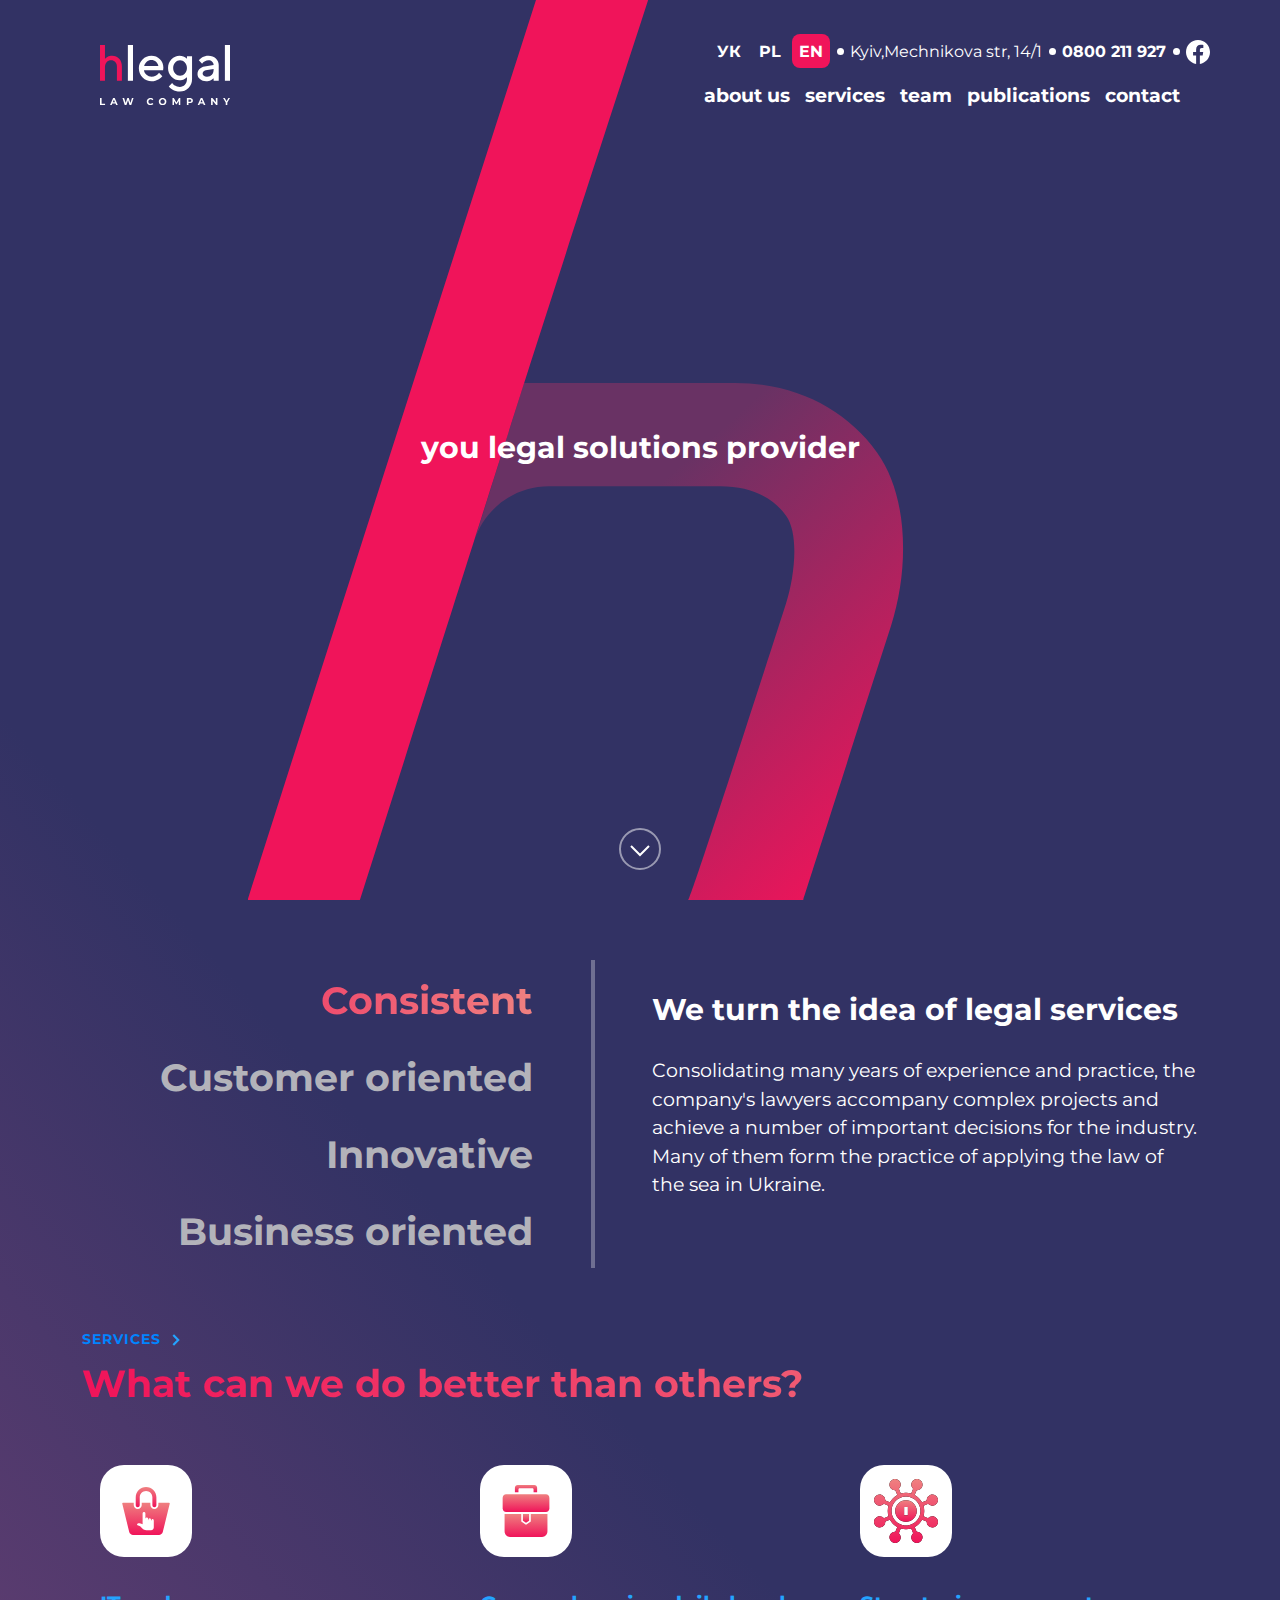
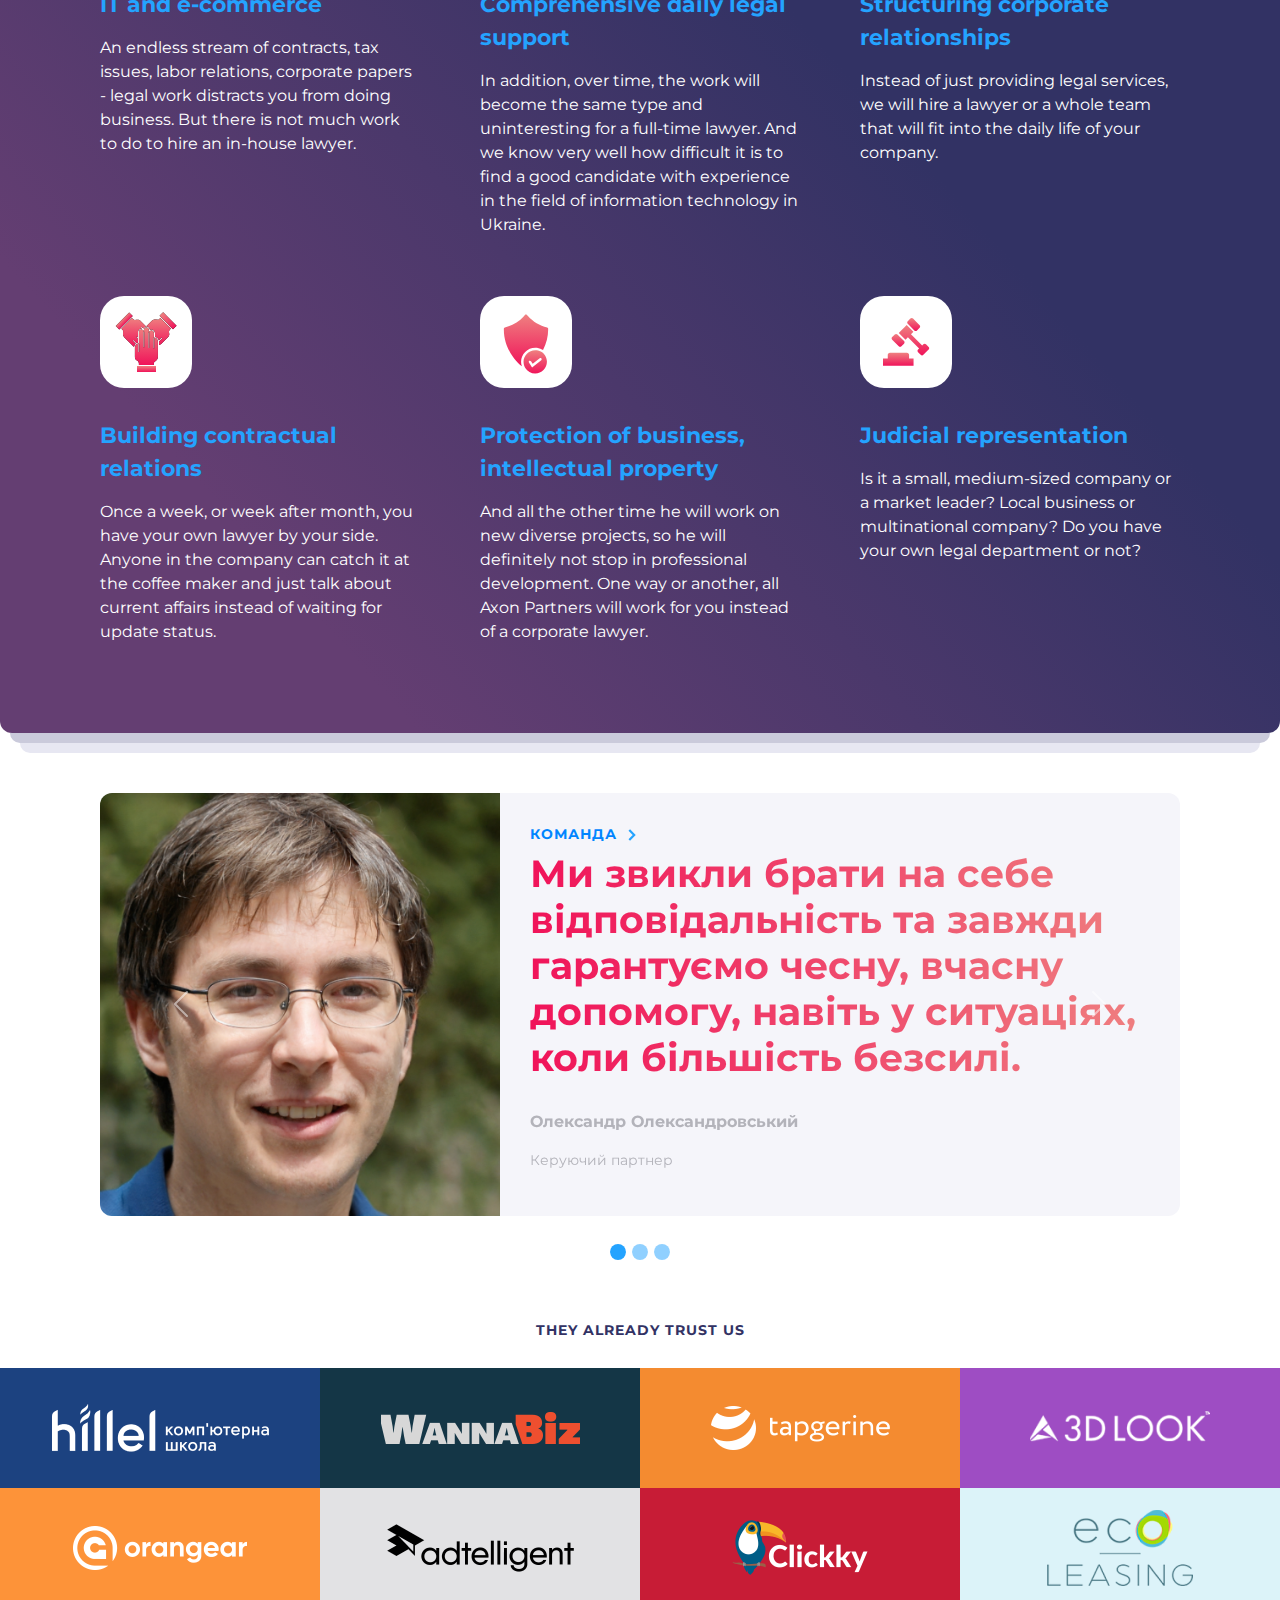
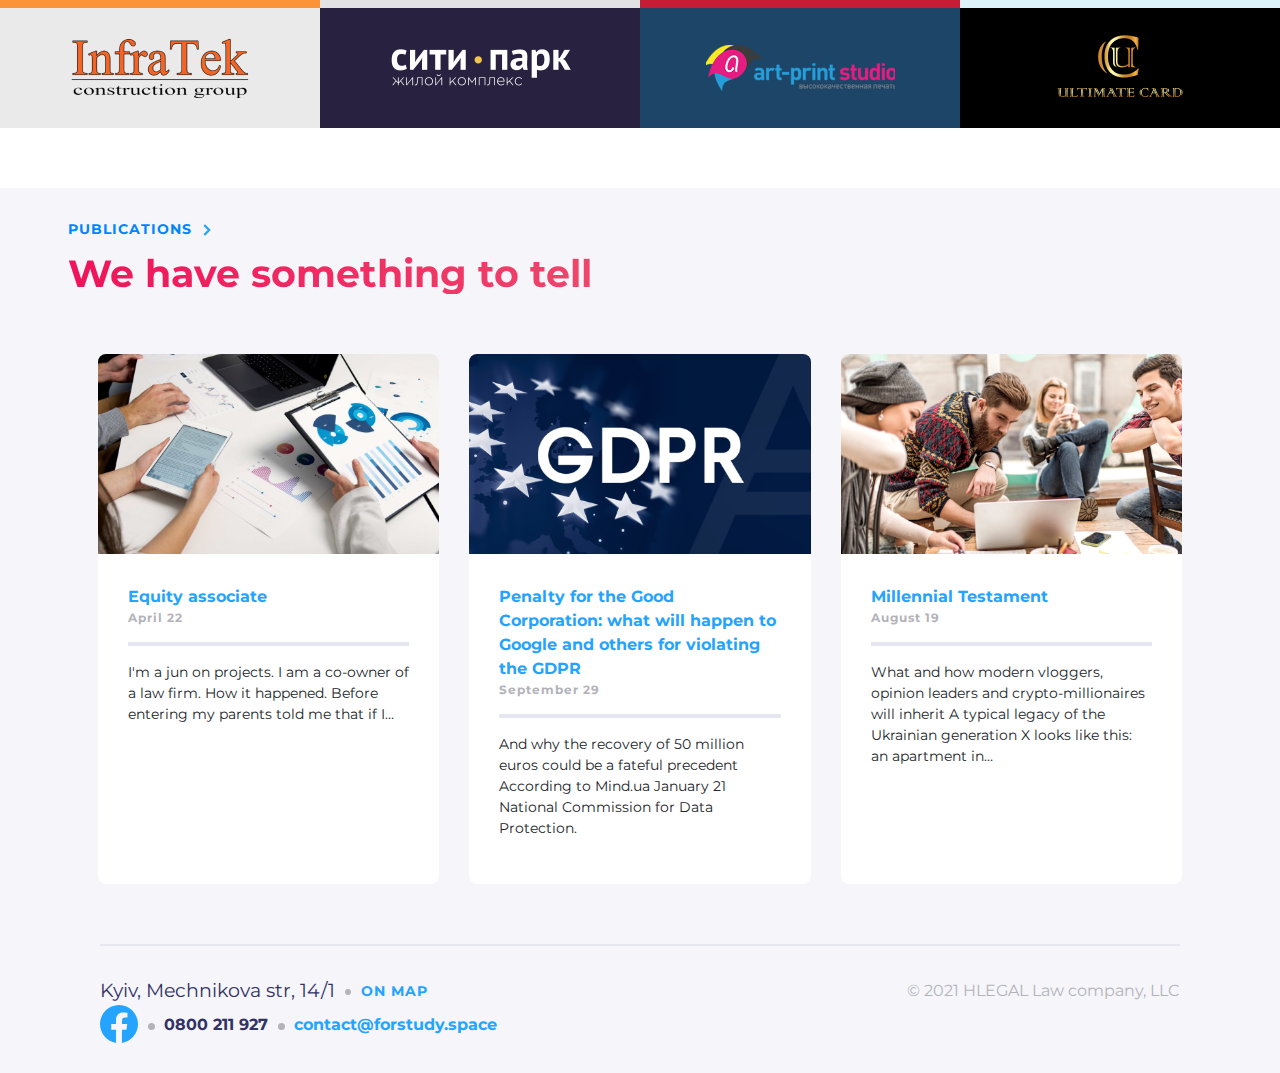
<file: index.html>
<!doctype html>
<html lang="en" xmlns="http://www.w3.org/1999/html">
<head>
    <meta charset="UTF-8">
    <meta name="viewport"
          content="width=device-width, user-scalable=no, initial-scale=1.0, maximum-scale=1.0, minimum-scale=1.0">
    <meta http-equiv="X-UA-Compatible" content="ie=edge">
    <title>Homepage</title>
    <link rel="stylesheet" href="css/bootstrap.min.css">
    <link rel="stylesheet" href="css/homepage.css">
    <link rel="shortcut icon" href="assets/img/h.svg" type="image/svg">
<!--    <link rel="stylesheet" href="scss/components/header/header-media.scss">-->
</head>
<body>
<header class="header" id="down">
    <div class="header-content-wrapper">
        <div class="header__top">
            <div class="container-lg">
                <div class="header__top-content d-flex align-items-center">
                    <div class="header__top-lang">
                        <label title="click me switch lang">
                            <input name="lang" type="radio" value="УК">
                            <span>УК</span>
                        </label>
                        <label title="click me switch lang">
                            <input name="lang" type="radio" value="PL">
                            <span>PL</span>
                        </label>
                        <label title="click me switch lang">
                            <input checked name="lang" type="radio" value="EN">
                            <span>EN</span>
                        </label>
                    </div>
                    <div class="header__top-address">
                        <a target="_blank"
                           href="https://www.google.com.ua/maps/place/%D0%9F%D0%B0%D0%BC'%D1%8F%D1%82%D0%BD%D0%B8%D0%BA+%D0%B6%D0%B5%D1%80%D1%82%D0%B2%D0%B0%D0%BC+%D1%82%D0%B5%D1%80%D0%BE%D1%80%D0%B8%D0%B7%D0%BC%D1%83/@50.436796,30.531956,20.86z/data=!4m13!1m7!3m6!1s0x40d4cf00d4d55dad:0x40f274cb5d991e55!2zUHlhbSd5YXRueWsgWmhlcnR2YW0gVGVyb3J5em11LCDQn9C-0LHQu9C40LfRgyDRgdGC0LDQvdGG0ZbRlyDQvNC10YLRgNC-INCa0LvQvtCy0YHRjNC60LAsINCy0YPQu9C40YbRjyDQnNC10YfQvdC40LrQvtCy0LAsIDE0LzEsINCa0LjRl9CyLCAwMTAyMw!3b1!8m2!3d50.4368601!4d30.5321067!3m4!1s0x40d4cf00d47ca801:0x83be22c2a2ec8095!8m2!3d50.4368159!4d30.532211?hl=ru">
                            Kyiv,Mechnikova str, 14/1</a>
                    </div>
                    <div class="header__top-phone">
                        <a href="tel:0800211927">0800 211 927</a>
                    </div>
                    <div class="header__top-social">
                        <a target="_blank" href="https://www.facebook.com/">
                            <svg width="24" height="24" viewBox="0 0 24 24" fill="none"
                                 xmlns="http://www.w3.org/2000/svg">
                                <path d="M24 12.0733C24 5.40541 18.6274 0 12 0C5.37258 0 0 5.40541 0 12.0733C0 18.0995 4.38823 23.0943 10.125 24V15.5633H7.07813V12.0733H10.125V9.41343C10.125 6.38755 11.9165 4.71615 14.6576 4.71615C15.9705 4.71615 17.3438 4.95195 17.3438 4.95195V7.92313H15.8306C14.3399 7.92313 13.875 8.85379 13.875 9.80857V12.0733H17.2031L16.6711 15.5633H13.875V24C19.6118 23.0943 24 18.0995 24 12.0733Z"
                                      fill="#B3B3BA"/>
                            </svg>
                        </a>
                    </div>
                </div>
            </div>
        </div>
        <div class="header__navigation">
            <nav class="navbar navbar-expand-md ">
                <div class="container-lg">
                    <a class="navbar-brand" href="./index.html" target="_self">
                        <img class="img-fluid logo-shadow" src="assets/img/Logo.svg" alt="logo-top">
                    </a>
                    <button class="navbar-toggler" type="button" data-bs-toggle="collapse"
                            data-bs-target="#navbarSupportedContent" aria-controls="navbarSupportedContent"
                            aria-expanded="false" aria-label="Toggle navigation">
                        <svg xmlns="http://www.w3.org/2000/svg" width="25" height="25" fill="currentColor"
                             class="bi bi-list" viewBox="0 0 16 16">
                            <path fill-rule="evenodd"
                                  d="M2.5 12a.5.5 0 0 1 .5-.5h10a.5.5 0 0 1 0 1H3a.5.5 0 0 1-.5-.5zm0-4a.5.5 0 0 1 .5-.5h10a.5.5 0 0 1 0 1H3a.5.5 0 0 1-.5-.5zm0-4a.5.5 0 0 1 .5-.5h10a.5.5 0 0 1 0 1H3a.5.5 0 0 1-.5-.5z"/>
                        </svg>
                    </button>
                    <div class="collapse navbar-collapse" id="navbarSupportedContent">
                        <ul class="navbar-nav">
                            <li class="nav-item">
                                <a class="nav-link" href="html/about-us.html">about us</a>
                            </li>
                            <li class="nav-item">
                                <a class="nav-link" href="html/services.html">services</a>
                            </li>
                            <li class="nav-item">
                                <a class="nav-link" href="html/team-all.html">team</a>
                            </li>
                            <li class="nav-item">
                                <a class="nav-link" href="html/publication.html">publications</a>
                            </li>
                            <li class="nav-item">
                                <a class="nav-link" href="html/contact.html">contact</a>
                            </li>
                        </ul>
                    </div>
                </div>
            </nav>
        </div>
    </div>
</header>
<main>
    <div class="bg-gradient">
        <section class="banner">
            <div class="container">
                <h1>you legal solutions provider</h1>
            </div>
            <a href="#ancor" class="banner__scroll">
                <svg xmlns="http://www.w3.org/2000/svg" width="42" height="42" viewBox="0 0 42 42"
                     fill="none">
                    <circle opacity="0.5" cx="21" cy="21" r="20" stroke="white" stroke-width="2"/>
                    <path d="M12 18L21 27L30 18" stroke="white" stroke-width="2"/>
                </svg>
            </a>
        </section>
        <section class="menu-scroll">
            <div class="container-sm">
                <div class="row menu-scroll__media-horizon" id="ancor">
                    <div class="col-12 col-lg-5 menu-scroll__left">
                        <div class="list-group" id="list-tab" role="tablist">
                            <a class="list-group-item list-group-item-action active" id="list-home-list"
                               data-bs-toggle="list" href="#list-home" role="tab"
                               aria-controls="list-home">
                                Consistent</a>
                            <a class="list-group-item list-group-item-action" id="list-profile-list"
                               data-bs-toggle="list" href="#list-profile" role="tab" aria-controls="list-profile">Customer
                                oriented</a>
                            <a class="list-group-item list-group-item-action" id="list-messages-list"
                               data-bs-toggle="list" href="#list-messages" role="tab" aria-controls="list-messages">Innovative</a>
                            <a class="list-group-item list-group-item-action" id="list-settings-list"
                               data-bs-toggle="list" href="#list-settings" role="tab" aria-controls="list-settings">Business
                                oriented</a>
                        </div>
                    </div>
                    <div class="col-12 col-lg-1 separating-line d-flex justify-content-center">
                        <div class="vr"></div>
                        <hr>
                    </div>
                    <div class="col-12 col-lg-6 menu-scroll__right">
                        <div class="tab-content" id="nav-tabContent">
                            <div class="tab-pane fade show active" id="list-home" role="tabpanel"
                                 aria-labelledby="list-home-list">
                                <h4>We turn the idea of legal services</h4>
                                <p>Consolidating many years of experience and practice, the company's lawyers accompany
                                    complex
                                    projects and achieve a number of important decisions for the industry. Many of them
                                    form
                                    the
                                    practice of applying the law of the sea in Ukraine.</p>
                            </div>
                            <div class="tab-pane fade" id="list-profile" role="tabpanel"
                                 aria-labelledby="list-profile-list">
                                <h4>Customer orientation means delivering supportive</h4>
                                <p>Customer orientation is an approach to running a business that prioritizes customers
                                    and
                                    their needs over those of the business. The goal of customer-oriented companies is
                                    to
                                    satisfy customer’s needs to retain them for longer. Customer orientation also helps
                                    companies attract customers to their offer naturally.</p>

                            </div>
                            <div class="tab-pane fade" id="list-messages" role="tabpanel"
                                 aria-labelledby="list-messages-list">
                                <h4>We turn over the idea of legal services</h4>
                                <p>Consolidating many years of experience and practice, the company's lawyers accompany
                                    complex projects and achieve the adoption of a number of decisions that are
                                    important
                                    for the industry. Many people form the practice of applying the law of the sea in
                                    Ukraine.</p>
                            </div>
                            <div class="tab-pane fade" id="list-settings" role="tabpanel"
                                 aria-labelledby="list-settings-list">
                                <h4>Quality is what we care about the most</h4>
                                <p>HLEGAL is a reliable business partner, confirmed by stable cooperation with
                                    international
                                    law firms, the trust of large Ukrainian and international companies, and the
                                    recognition
                                    of professional ratings.</p>
                            </div>
                        </div>
                    </div>
                </div>
            </div>
        </section>
        <section class="our-service">
            <div class="container">
                <div class="our-service__description">
                    <a href="html/services-entry.html">
                        Services
                        <svg width="8" height="12" viewBox="0 0 8 11" fill="none" xmlns="http://www.w3.org/2000/svg">
                            <path d="M1.5 1L6 5.5L1.5 10" stroke="#24A3FF" stroke-width="2"/>
                        </svg>
                    </a>
                    <h3>What can we do better than others?</h3>
                </div>
                <div class="row our-service__info-columns">
                    <div class="col-lg-4 col-sm-6 col-12 our-service__wrap">
                        <img src="assets/img/our-services/icon-1.svg" alt="picture">
                        <a href="html/services-entry.html">IT and e-commerce</a>
                        <p>An endless stream of contracts, tax issues, labor relations, corporate papers - legal work
                            distracts you from doing business. But there is not much work to do to hire an in-house
                            lawyer.</p>
                    </div>
                    <div class="col-lg-4 col-sm-6 col-12 our-service__wrap">
                        <img src="assets/img/our-services/icon-2.svg" alt="picture">
                        <a href="html/services-entry.html">Comprehensive daily legal support</a>
                        <p>In addition, over time, the work will become the same type and uninteresting for a full-time
                            lawyer. And we know very well how difficult it is to find a good candidate with experience
                            in the field of information technology in Ukraine.</p>
                    </div>
                    <div class="col-lg-4 col-sm-6 col-12 our-service__wrap">
                        <img src="assets/img/our-services/icon-3.svg" alt="picture">
                        <a href="html/services-entry.html">Structuring corporate relationships</a>
                        <p>Instead of just providing legal services, we will hire a lawyer or a whole team that will fit
                            into the daily life of your company.</p>
                    </div>
                    <div class="col-lg-4 col-sm-6 col-12 our-service__wrap">
                        <img src="assets/img/our-services/icon-4.svg" alt="picture">
                        <a href="html/services-entry.html">Building contractual relations</a>
                        <p>Once a week, or week after month, you have your own lawyer by your side. Anyone in the
                            company can catch it at the coffee maker and just talk about current affairs instead of
                            waiting for update status.</p>
                    </div>
                    <div class="col-lg-4 col-sm-6 col-12 our-service__wrap">
                        <img src="assets/img/our-services/icon-5.svg" alt="picture">
                        <a href="html/services-entry.html">Protection of business, intellectual property</a>
                        <p>And all the other time he will work on new diverse projects, so he will definitely not stop
                            in professional development. One way or another, all Axon Partners will work for you instead
                            of a corporate lawyer.</p>
                    </div>
                    <div class="col-lg-4 col-sm-6 col-12 our-service__wrap">
                        <img src="assets/img/our-services/icon-6.svg" alt="picture">
                        <a href="html/services-entry.html">Judicial representation</a>
                        <p>Is it a small, medium-sized company or a market leader? Local business or multinational
                            company? Do you have your own legal department or not?</p>
                    </div>
                </div>
            </div>
        </section>
    </div>
    <section class="carousel-team">
        <div class="container-lg">
            <div id="carouselExampleCaptions" class="carousel slide" data-bs-ride="carousel">
                <div class="carousel-indicators">
                    <button type="button" data-bs-target="#carouselExampleCaptions" data-bs-slide-to="0" class="active"
                            aria-current="true" aria-label="Slide 1" data-bs-interval="4000"></button>
                    <button type="button" data-bs-target="#carouselExampleCaptions" data-bs-slide-to="1"
                            aria-label="Slide 2" data-bs-interval="4000"></button>
                    <button type="button" data-bs-target="#carouselExampleCaptions" data-bs-slide-to="2"
                            aria-label="Slide 3" data-bs-interval="4000"></button>
                </div>
                <div class="carousel-inner">
                    <div class="carousel-item active">
                        <div class="carousel-team__photo">
                            <div class="photo-team photo-team-1"></div>
                        </div>
                        <div class="carousel-team__inner-info col">
                            <a href="html/team-all.html">
                                Команда
                                <svg width="8" height="12" viewBox="0 0 8 11" fill="none"
                                     xmlns="http://www.w3.org/2000/svg">
                                    <path d="M1.5 1L6 5.5L1.5 10" stroke="#24A3FF" stroke-width="2"/>
                                </svg>
                            </a>
                            <p class="carousel-team__inner-info-description">Ми звикли брати на себе відповідальність та
                                завжди гарантуємо чесну, вчасну допомогу,
                                навіть у ситуаціях, коли більшість безсилі.</p>
                            <p class="carousel-team__inner-info-name">Олександр Олександровський</p>
                            <p class="carousel-team__inner-info-post">Керуючий партнер</p>

                        </div>
                    </div>
                    <div class="carousel-item ">
                        <div class="carousel-team__photo">
                            <div class="photo-team photo-team-2"></div>
                        </div>
                        <div class="  carousel-team__inner-info col">
                            <a href="html/team-all.html">
                                Команда
                                <svg width="8" height="12" viewBox="0 0 8 11" fill="none"
                                     xmlns="http://www.w3.org/2000/svg">
                                    <path d="M1.5 1L6 5.5L1.5 10" stroke="#24A3FF" stroke-width="2"/>
                                </svg>
                            </a>
                            <p class="carousel-team__inner-info-description">Ми звикли брати на себе відповідальність та
                                завжди гарантуємо чесну, вчасну допомогу,
                                навіть у ситуаціях, коли більшість безсилі.</p>
                            <p class="carousel-team__inner-info-name"> Евгений Патриков</p>
                            <p class="carousel-team__inner-info-post">Пайовий партнер, адвокат</p>
                        </div>
                    </div>
                    <div class="carousel-item ">
                        <div class="carousel-team__photo">
                            <div class="photo-team photo-team-3"></div>
                        </div>
                        <div class=" carousel-team__inner-info col">
                            <a href="html/team-all.html">
                                Команда
                                <svg width="8" height="12" viewBox="0 0 8 11" fill="none"
                                     xmlns="http://www.w3.org/2000/svg">
                                    <path d="M1.5 1L6 5.5L1.5 10" stroke="#24A3FF" stroke-width="2"/>
                                </svg>
                            </a>
                            <p class="carousel-team__inner-info-description">Ми звикли брати на себе відповідальність та
                                завжди гарантуємо чесну, вчасну допомогу,
                                навіть у ситуаціях, коли більшість безсилі.</p>
                            <p class="carousel-team__inner-info-name">Юлія Волк</p>
                            <p class="carousel-team__inner-info-post">Юрист, адвокат</p>
                        </div>
                    </div>
                </div>
                <button class="carousel-control-prev" type="button" data-bs-target="#carouselExampleCaptions"
                        data-bs-slide="prev">
                    <span class="carousel-control-prev-icon" aria-hidden="true"></span>
                    <span class="visually-hidden">Previous</span>
                </button>
                <button class="carousel-control-next" type="button" data-bs-target="#carouselExampleCaptions"
                        data-bs-slide="next">
                    <span class="carousel-control-next-icon" aria-hidden="true"></span>
                    <span class="visually-hidden">Next</span>
                </button>
            </div>
        </div>
    </section>
    <section class="company">
        <div class="container">
            <h3 class="company__title">They already trust us</h3>
            <div class="row">
                <a href="#" class="col-xl-3 col-md-4 col-sm-6 col-xs-12 company__logo-first">
                    <img src="./assets/img/company/1.png" alt="logo our partner" title="our partner">
                </a>
                <a href="#" class="col-xl-3 col-md-4 col-sm-6 col-xs-12 company__logo-second">
                    <img src="./assets/img/company/2.png" alt="logo our partner" title="our partner">
                </a>
                <a href="#" class="col-xl-3 col-md-4 col-sm-6 col-xs-12 company__logo-third">
                    <img src="./assets/img/company/3.png" alt="logo our partner" title="our partner">
                </a>
                <a href="#" class="col-xl-3 col-md-4 col-sm-6 col-xs-12 company__logo-fourth">
                    <img src="./assets/img/company/4.png" alt="logo our partner" title="our partner">
                </a>
                <a href="#" class="col-xl-3 col-md-4 col-sm-6 col-xs-12 company__logo-fifth">
                    <img src="./assets/img/company/5.png" alt="logo our partner" title="our partner">
                </a>
                <a href="#" class="col-xl-3 col-md-4 col-sm-6 col-xs-12 company__logo-sixth">
                    <img src="./assets/img/company/6.png" alt="logo our partner" title="our partner">
                </a>
                <a href="#" class="col-xl-3 col-md-4 col-sm-6 col-xs-12 company__logo-seventh">
                    <img src="./assets/img/company/7.png" alt="logo our partner" title="our partner">
                </a>
                <a href="#" class="col-xl-3 col-md-4 col-sm-6 col-xs-12 company__logo-eight">
                    <img src="./assets/img/company/8.png" alt="logo our partner" title="our partner">
                </a>
                <a href="#" class="col-xl-3 col-md-4 col-sm-6 col-xs-12 company__logo-nineth">
                    <img src="./assets/img/company/9.png" alt="logo our partner" title="our partner">
                </a>
                <a href="#" class="col-xl-3 col-md-4 col-sm-6 col-xs-12 company__logo-tenth">
                    <img src="./assets/img/company/10.png" alt="logo our partner" title="our partner">
                </a>
                <a href="#" class="col-xl-3 col-md-4 col-sm-6 col-xs-12 company__logo-eleventh">
                    <img src="./assets/img/company/11.png" alt="logo our partner" title="our partner">
                </a>
                <a href="#" class="col-xl-3 col-md-4 col-sm-6 col-xs-12 company__logo-twelfth">
                    <img src="./assets/img/company/12.png" alt="logo our partner" title="our partner">
                </a>
            </div>
        </div>
    </section>
    <section class="articles">
        <div class="container-lg">
            <div class="articles__heading">
                <a href="html/publication.html" class="articles__heading-link">
                    publications
                    <svg width="8" height="12" viewBox="0 0 8 11" fill="none" xmlns="http://www.w3.org/2000/svg">
                        <path d="M1.5 1L6 5.5L1.5 10" stroke="#24A3FF" stroke-width="2"/>
                    </svg>
                </a>
                <h3 class="articles__heading-title">We have something to tell </h3>
            </div>
            <div class="articles__wrapper d-flex">
                <div class="articles__wrapper-card">
                    <div class="articles__wrapper-card-photo">
                        <div class="image image-publication-1"></div>
                    </div>
                    <div class="articles__wrapper-card-wrap">

                        <a class="articles__wrapper-card-wrap-title" href="html/publication.html">Equity associate</a>
                        <p class="articles__wrapper-card-wrap-data">April 22</p>

                        <hr class="articles__wrapper-card-wrap-line">
                        <p class="articles__wrapper-card-wrap-text">I'm a jun on projects. I am a co-owner of a law
                            firm. How it happened. Before entering my
                            parents
                            told me that if I…</p>
                    </div>
                </div>
                <div class="articles__wrapper-card">
                    <div class="articles__wrapper-card-photo">
                        <div class="image image-publication-2"></div>
                    </div>
                    <div class="articles__wrapper-card-wrap">
                        <a class="articles__wrapper-card-wrap-title" href="html/publication.html">Penalty for the Good Corporation: what will happen
                            to Google and others for violating the
                            GDPR</a>
                        <p class="articles__wrapper-card-wrap-data">September 29</p>
                        <hr class="articles__wrapper-card-wrap-line">
                        <p class="articles__wrapper-card-wrap-text">And why the recovery of 50 million euros could be a
                            fateful precedent According to Mind.ua
                            January 21 National Commission for Data Protection.</p>
                    </div>
                </div>
                <div class="articles__wrapper-card">
                    <div class="articles__wrapper-card-photo">
                        <div class="image image-publication-3"></div>
                    </div>
                    <div class="articles__wrapper-card-wrap">
                        <a class="articles__wrapper-card-wrap-title" href="html/publication.html">Millennial Testament</a>
                        <p class="articles__wrapper-card-wrap-data">August 19</p>
                        <hr class="articles__wrapper-card-wrap-line">
                        <p class="articles__wrapper-card-wrap-text">What and how modern vloggers, opinion leaders and
                            crypto-millionaires will inherit A typical
                            legacy of the Ukrainian generation X looks like this: an apartment in…</p>
                    </div>
                </div>
            </div>
        </div>
    </section>
</main>
<footer class="footer">
    <div class="container-lg">
        <div class="footer__line"></div>
        <div class="footer__wrapper d-flex">
            <address class="footer__wrapper-address d-flex align-items-center m-0">
                <p class="footer__wrapper-address-text">Kyiv, Mechnikova str, 14/1</p>
                <a href="https://www.google.com/maps/place/%D0%9F%D0%B0%D0%BC'%D1%8F%D1%82%D0%BD%D0%B8%D0%BA+%D0%B6%D0%B5%D1%80%D1%82%D0%B2%D0%B0%D0%BC+%D1%82%D0%B5%D1%80%D0%BE%D1%80%D0%B8%D0%B7%D0%BC%D1%83/@50.4366698,30.5323592,20.36z/data=!4m13!1m7!3m6!1s0x40d4cf07295b8e39:0x17b2112e2dc0e7a!2z0LLRg9C70LjRhtGPINCc0LXRh9C90LjQutC-0LLQsCwgMTQvMSwg0JrQuNGX0LIsIDAyMDAw!3b1!8m2!3d50.436795!4d30.532705!3m4!1s0x40d4cf00d47ca801:0x83be22c2a2ec8095!8m2!3d50.4368159!4d30.532211"
                   class="footer__wrapper-address-link" target="_blank">on map</a>
            </address>
            <div class="footer__wrapper-copy d-flex align-items-center">
                © 2021 HLEGAL Law company, LLC
            </div>
            <div class="footer__wrapper-contact d-flex">
                <div class="footer__social">
                    <a target="_blank" href="https://www.facebook.com/">
                        <svg width="38" height="38" viewBox="0 0 24 24" fill="none"
                             xmlns="http://www.w3.org/2000/svg">
                            <path d="M24 12.0733C24 5.40541 18.6274 0 12 0C5.37258 0 0 5.40541 0 12.0733C0 18.0995 4.38823 23.0943 10.125 24V15.5633H7.07813V12.0733H10.125V9.41343C10.125 6.38755 11.9165 4.71615 14.6576 4.71615C15.9705 4.71615 17.3438 4.95195 17.3438 4.95195V7.92313H15.8306C14.3399 7.92313 13.875 8.85379 13.875 9.80857V12.0733H17.2031L16.6711 15.5633H13.875V24C19.6118 23.0943 24 18.0995 24 12.0733Z"
                                  fill="#B3B3BA"/>
                        </svg>
                    </a>
                </div>
                <div class="footer__number">
                    <a href="tel:0800 211 927">0800 211 927</a>
                </div>
                <div class="footer__email">
                    <a href="mailto:contact@forstudy.space">contact@forstudy.space</a>
                </div>
            </div>
        </div>
    </div>
</footer>

<script src="js/bootstrap.bundle.min.js"></script>
</body>
</html>
</file>
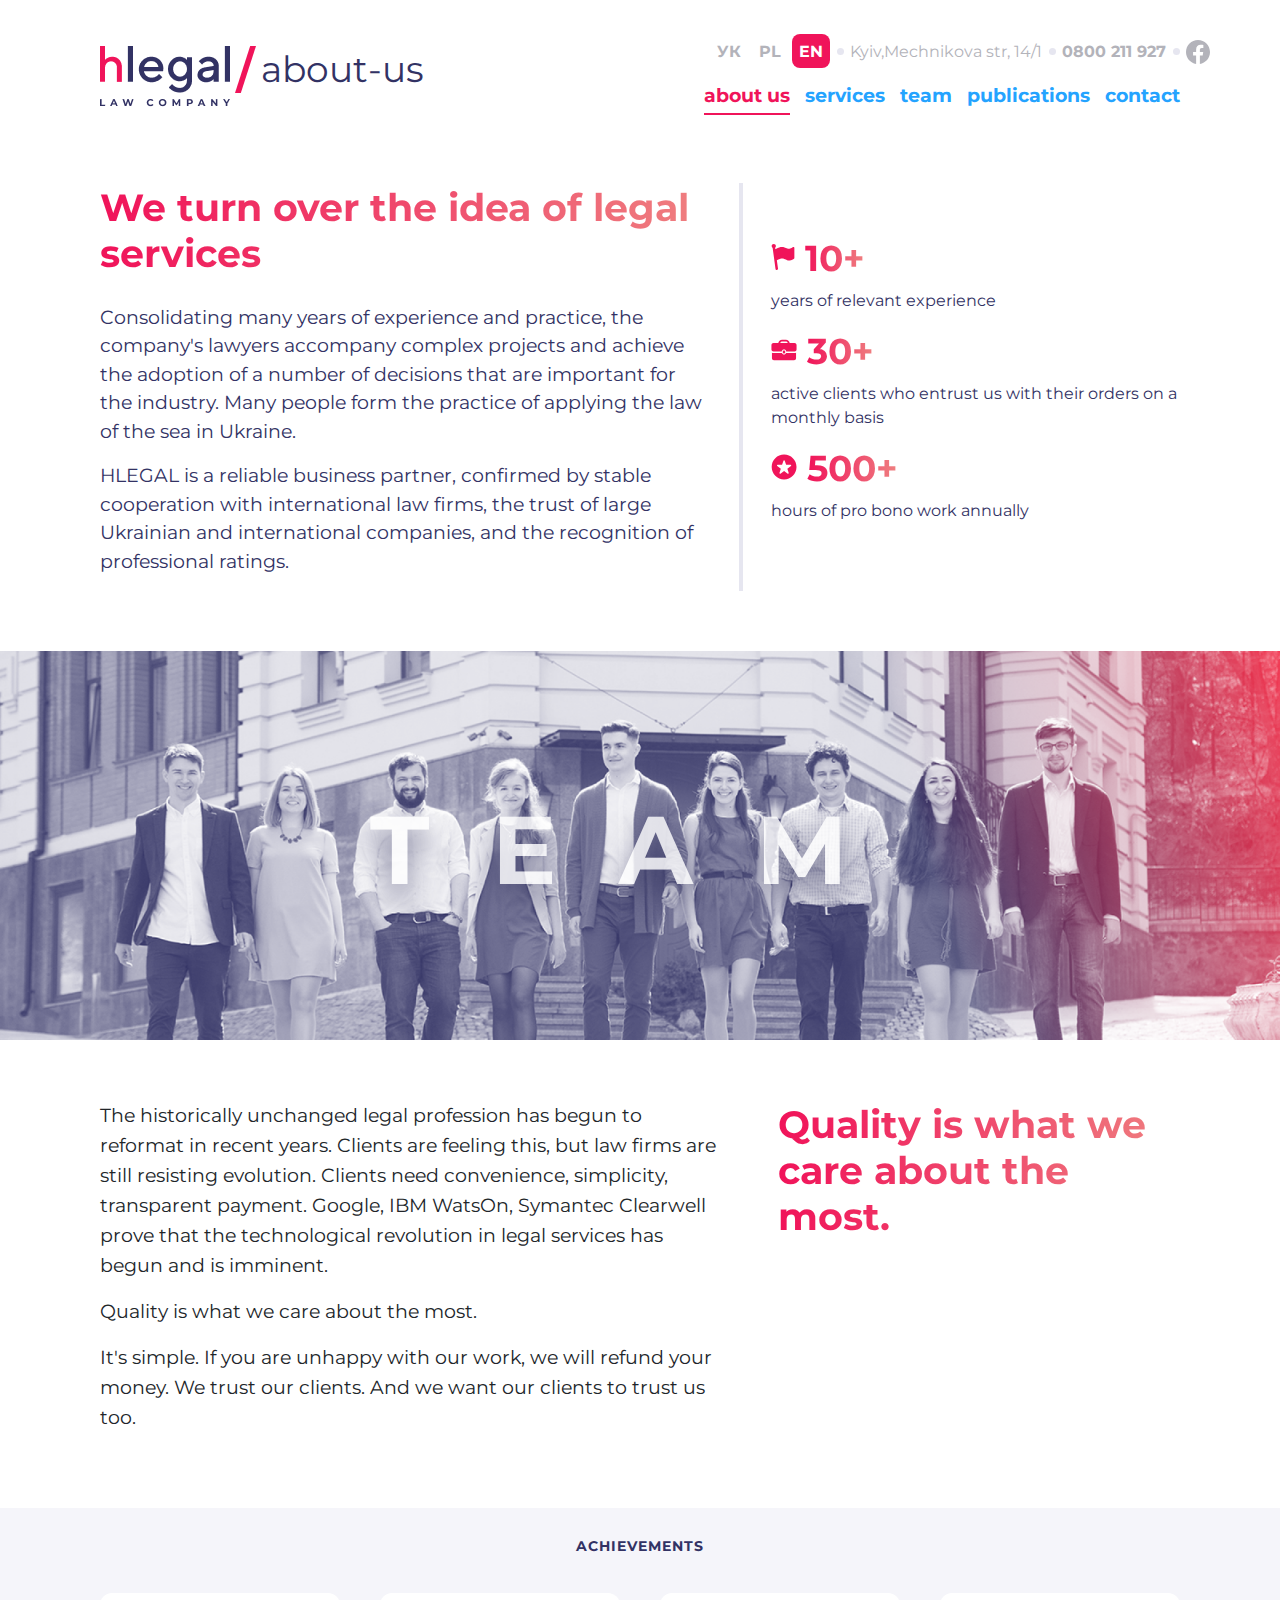
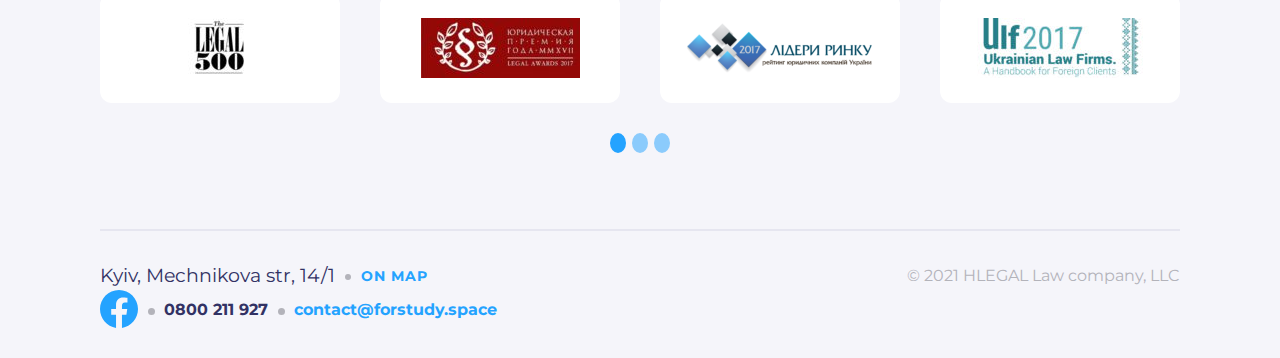
<file: html/about-us.html>
<!doctype html>
<html lang="en" xmlns="http://www.w3.org/1999/html">
<head>
    <meta charset="UTF-8">
    <meta name="viewport"
          content="width=device-width, user-scalable=no, initial-scale=1.0, maximum-scale=1.0, minimum-scale=1.0">
    <meta http-equiv="X-UA-Compatible" content="ie=edge">
    <title>About-us</title>
    <link rel="stylesheet" href="../css/bootstrap.min.css">
    <link rel="stylesheet" href="../css/about-us.css">
    <link rel="shortcut icon" href="../assets/img/h.svg" type="image/svg">
</head>
<body>
<header class="header">
    <div class="header-content-wrapper">
        <div class="header__top">
            <div class="container-lg">
                <div class="header__top-content d-flex align-items-center">
                    <div class="header__top-lang">
                        <label title="click me switch lang">
                            <input name="lang" type="radio" value="УК">
                            <span>УК</span>
                        </label>
                        <label title="click me switch lang">
                            <input name="lang" type="radio" value="PL">
                            <span>PL</span>
                        </label>
                        <label title="click me switch lang">
                            <input checked name="lang" type="radio" value="EN">
                            <span>EN</span>
                        </label>
                    </div>
                    <div class="header__top-address">
                        <a target="_blank"
                           href="https://www.google.com.ua/maps/place/%D0%9F%D0%B0%D0%BC'%D1%8F%D1%82%D0%BD%D0%B8%D0%BA+%D0%B6%D0%B5%D1%80%D1%82%D0%B2%D0%B0%D0%BC+%D1%82%D0%B5%D1%80%D0%BE%D1%80%D0%B8%D0%B7%D0%BC%D1%83/@50.436796,30.531956,20.86z/data=!4m13!1m7!3m6!1s0x40d4cf00d4d55dad:0x40f274cb5d991e55!2zUHlhbSd5YXRueWsgWmhlcnR2YW0gVGVyb3J5em11LCDQn9C-0LHQu9C40LfRgyDRgdGC0LDQvdGG0ZbRlyDQvNC10YLRgNC-INCa0LvQvtCy0YHRjNC60LAsINCy0YPQu9C40YbRjyDQnNC10YfQvdC40LrQvtCy0LAsIDE0LzEsINCa0LjRl9CyLCAwMTAyMw!3b1!8m2!3d50.4368601!4d30.5321067!3m4!1s0x40d4cf00d47ca801:0x83be22c2a2ec8095!8m2!3d50.4368159!4d30.532211?hl=ru">
                            Kyiv,Mechnikova str, 14/1</a>
                    </div>
                    <div class="header__top-phone">
                        <a href="tel:0800211927">0800 211 927</a>
                    </div>
                    <div class="header__top-social">
                        <a target="_blank" href="https://www.facebook.com/">
                            <svg width="24" height="24" viewBox="0 0 24 24" fill="none"
                                 xmlns="http://www.w3.org/2000/svg">
                                <path d="M24 12.0733C24 5.40541 18.6274 0 12 0C5.37258 0 0 5.40541 0 12.0733C0 18.0995 4.38823 23.0943 10.125 24V15.5633H7.07813V12.0733H10.125V9.41343C10.125 6.38755 11.9165 4.71615 14.6576 4.71615C15.9705 4.71615 17.3438 4.95195 17.3438 4.95195V7.92313H15.8306C14.3399 7.92313 13.875 8.85379 13.875 9.80857V12.0733H17.2031L16.6711 15.5633H13.875V24C19.6118 23.0943 24 18.0995 24 12.0733Z"
                                      fill="#B3B3BA"/>
                            </svg>
                        </a>
                    </div>
                </div>
            </div>
        </div>
        <div class="header__navigation">
            <nav class="navbar navbar-expand-md ">
                <div class="container-lg">
                    <a class="navbar-brand" href="../index.html" target="_self">
                        <img class="img-fluid logo-shadow" src="../assets/img/about-us/logo_about-us.png" alt="logo-top"
                             title="logo-brand">
                        <img class="img-fluid slash-nav" src="../assets/img/about-us/slash.svg" alt="slash">
                        <span class="navbar-brand-way">about-us</span>
                    </a>
                    <button class="navbar-toggler" type="button" data-bs-toggle="collapse"
                            data-bs-target="#navbarSupportedContent" aria-controls="navbarSupportedContent"
                            aria-expanded="false" aria-label="Toggle navigation">
                        <svg xmlns="http://www.w3.org/2000/svg" width="25" height="25" fill="currentColor"
                             class="bi bi-list" viewBox="0 0 16 16">
                            <path fill-rule="evenodd"
                                  d="M2.5 12a.5.5 0 0 1 .5-.5h10a.5.5 0 0 1 0 1H3a.5.5 0 0 1-.5-.5zm0-4a.5.5 0 0 1 .5-.5h10a.5.5 0 0 1 0 1H3a.5.5 0 0 1-.5-.5zm0-4a.5.5 0 0 1 .5-.5h10a.5.5 0 0 1 0 1H3a.5.5 0 0 1-.5-.5z"/>
                        </svg>
                    </button>
                    <div class="collapse navbar-collapse" id="navbarSupportedContent">
                        <ul class="navbar-nav">
                            <li class="nav-item">
                                <a class="nav-link active" href="../html/about-us.html">about us</a>
                            </li>
                            <li class="nav-item">
                                <a class="nav-link" href="../html/services.html">services</a>
                            </li>
                            <li class="nav-item">
                                <a class="nav-link" href="../html/team-all.html">team</a>
                            </li>
                            <li class="nav-item">
                                <a class="nav-link" href="../html/publication.html">publications</a>
                            </li>
                            <li class="nav-item">
                                <a class="nav-link" href="../html/contact.html">contact</a>
                            </li>
                        </ul>
                    </div>
                </div>
            </nav>
        </div>
    </div>
</header>
<main>
    <section class="intro">
        <div class="container-lg">
            <div class="intro__wrapper d-flex">
                <div class="intro__wrapper-left">
                    <div class="intro__wrapper-left-title">We turn over the idea of legal services</div>
                    <p class="intro__wrapper-left-text">Consolidating many years of experience and practice, the
                        company's lawyers accompany complex projects and achieve the adoption of a number of decisions
                        that are important for the industry. Many people form the practice of applying the law of the
                        sea in Ukraine.
                    </p>
                    <p class="intro__wrapper-left-text"> HLEGAL is a reliable business partner, confirmed by stable
                        cooperation with international law
                        firms, the trust of large Ukrainian and international companies, and the recognition of
                        professional ratings.</p>
                </div>
                <ul class="intro__wrapper-right d-flex">
                    <li class="intro__wrapper-right-list d-flex">
                        <svg width="24" height="28" viewBox="0 0 24 28" fill="none" xmlns="http://www.w3.org/2000/svg">
                            <path d="M23.1135 4.3054C22.9445 4.1374 22.7455 4.0529 22.5155 4.0529C22.401 4.0529 22.1595 4.1469 21.7925 4.3324C21.425 4.5184 21.035 4.7254 20.6245 4.9564C20.213 5.1859 19.726 5.3939 19.164 5.5799C18.6025 5.7654 18.0825 5.8594 17.604 5.8594C17.162 5.8594 16.772 5.7754 16.436 5.6069C15.3215 5.0849 14.352 4.6954 13.529 4.4384C12.706 4.1819 11.821 4.0529 10.8735 4.0529C9.2375 4.0529 7.374 4.5849 5.285 5.6469C4.854 5.8619 4.545 6.0284 4.345 6.1504L4.1465 4.6949C4.595 4.3054 4.8845 3.7379 4.8845 3.0974C4.8845 1.9239 3.9335 0.9729 2.76 0.9729C1.5865 0.9729 0.635498 1.9239 0.635498 3.0974C0.635498 3.8629 1.0445 4.5284 1.6515 4.9024L4.5215 25.9474C4.607 26.5739 5.143 27.0284 5.7585 27.0284C5.8145 27.0284 5.8715 27.0249 5.929 27.0174C6.613 26.9234 7.092 26.2939 6.9985 25.6099L5.845 17.1514C7.938 16.1129 9.7485 15.5894 11.2715 15.5894C11.918 15.5894 12.5485 15.6859 13.163 15.8809C13.778 16.0764 14.2895 16.2884 14.6965 16.5179C15.1035 16.7479 15.584 16.9609 16.1365 17.1549C16.69 17.3499 17.2365 17.4474 17.776 17.4474C19.139 17.4474 20.7715 16.9339 22.674 15.9074C22.913 15.7834 23.088 15.6614 23.1985 15.5419C23.309 15.4224 23.3645 15.2524 23.3645 15.0314V4.9029C23.3645 4.6734 23.281 4.4739 23.1135 4.3054Z"
                                  fill="#F0145A"/>
                        </svg>
                        <span class="intro__wrapper-right-title">10+</span>
                        <p class="intro__wrapper-right-text">years of relevant experience</p>
                    </li>
                    <li class="intro__wrapper-right-list d-flex">
                        <svg width="26" height="22" viewBox="0 0 26 22" fill="none" xmlns="http://www.w3.org/2000/svg">
                            <path d="M14.2321 13.332V12.774C14.2321 12.0935 13.6806 11.542 13.0006 11.542C12.3201 11.542 11.7686 12.0935 11.7686 12.774V13.332C11.7686 14.0125 12.3201 14.564 13.0006 14.564C13.6801 14.564 14.2321 14.0125 14.2321 13.332Z"
                                  fill="#F0145A"/>
                            <path d="M15.0769 14.0136C14.8039 14.9071 13.9814 15.5631 13.0004 15.5631C12.0189 15.5631 11.1964 14.9071 10.9234 14.0136H2.43886C1.90336 14.0136 1.39736 13.8891 0.943359 13.6731V19.3066C0.943359 20.4066 1.84336 21.3066 2.94336 21.3066H23.0564C24.1564 21.3066 25.0564 20.4066 25.0564 19.3066V13.6736C24.6019 13.8896 24.0964 14.0141 23.5609 14.0141H15.0769V14.0136Z"
                                  fill="#F0145A"/>
                            <path d="M23.4775 3.8976H18.677C18.387 2.0846 16.8165 0.693604 14.923 0.693604H11.0765C9.18297 0.693604 7.61297 2.0846 7.32247 3.8976H2.52247C1.37647 3.8976 0.438965 4.7976 0.438965 5.8976V10.5141C0.438965 11.6186 1.33447 12.5141 2.43897 12.5141H10.829C10.8575 11.9386 11.1045 11.4216 11.495 11.0476C11.507 11.0361 11.521 11.0271 11.5335 11.0161C11.62 10.9366 11.71 10.8616 11.8085 10.7966C11.8435 10.7731 11.8835 10.7571 11.92 10.7361C12.001 10.6896 12.081 10.6411 12.1685 10.6051C12.237 10.5766 12.311 10.5601 12.383 10.5386C12.445 10.5201 12.504 10.4956 12.5685 10.4826C12.708 10.4541 12.8525 10.4391 13 10.4391C13.148 10.4391 13.292 10.4546 13.4315 10.4826C13.4955 10.4956 13.5545 10.5201 13.6165 10.5386C13.6885 10.5601 13.7625 10.5766 13.831 10.6056C13.918 10.6416 13.9975 10.6896 14.0785 10.7361C14.1155 10.7576 14.1555 10.7736 14.191 10.7971C14.2895 10.8616 14.379 10.9366 14.4655 11.0161C14.478 11.0276 14.4925 11.0366 14.5045 11.0486C14.8955 11.4226 15.142 11.9396 15.1705 12.5151H23.5605C24.665 12.5151 25.5605 11.6196 25.5605 10.5151V5.8986C25.561 4.7976 24.6235 3.8976 23.4775 3.8976ZM9.24797 3.8976C9.50297 3.1271 10.2215 2.5656 11.0765 2.5656H14.923C15.778 2.5656 16.4965 3.1271 16.7515 3.8976H9.24797Z"
                                  fill="#F0145A"/>
                        </svg>

                        <span class="intro__wrapper-right-title">30+</span>
                        <p class="intro__wrapper-right-text">active clients who entrust us with their orders on a
                            monthly basis</p>
                    </li>
                    <li class="intro__wrapper-right-list d-flex">
                        <svg width="26" height="26" viewBox="0 0 26 26" fill="none" xmlns="http://www.w3.org/2000/svg">
                            <path d="M13.0971 0.552979C6.25258 0.552979 0.684082 6.12148 0.684082 12.966C0.684082 19.811 6.25258 25.38 13.0971 25.38C19.9416 25.38 25.5101 19.811 25.5101 12.966C25.5106 6.12148 19.9421 0.552979 13.0971 0.552979ZM19.9556 12.0585V12.059L16.3621 14.659L17.7461 18.889C17.7681 18.955 17.7796 19.0255 17.7796 19.0975C17.7796 19.467 17.4806 19.767 17.1111 19.767C16.9641 19.767 16.8291 19.72 16.7191 19.6405L13.0976 17.021L9.47608 19.6405C9.36608 19.72 9.23108 19.767 9.08458 19.767C8.71458 19.767 8.41508 19.4675 8.41508 19.0975C8.41508 19.025 8.42708 18.955 8.44908 18.889L9.83358 14.659L6.24008 12.059V12.0585C6.07208 11.9375 5.96308 11.74 5.96308 11.517C5.96308 11.1475 6.26208 10.8485 6.63208 10.8485H11.0806L12.4581 6.63798C12.5421 6.36448 12.7966 6.16548 13.0981 6.16548C13.3991 6.16548 13.6541 6.36448 13.7376 6.63798L15.1151 10.8485H19.5636C19.9331 10.8485 20.2326 11.1475 20.2326 11.517C20.2321 11.74 20.1231 11.9375 19.9556 12.0585Z"
                                  fill="#F0145A"/>
                        </svg>
                        <span class="intro__wrapper-right-title">500+</span>
                        <p class="intro__wrapper-right-text">hours of pro bono work annually</p>
                    </li>
                </ul>
            </div>
        </div>
    </section>
    <section class="bg-picture">
        <img class="bg-picture-img" src="../assets/img/about-us/Team.png" alt="picture-team" title="our team ">
        <h2 class="bg-picture-title">team</h2>
    </section>
    <section class="ending">
        <div class="container-lg">
            <div class="ending__wrapper d-flex">
                <div class="ending__text">
                    <p>The historically unchanged legal profession has begun to reformat in recent years. Clients are
                        feeling this, but law firms are still resisting evolution. Clients need convenience, simplicity,
                        transparent payment. Google, IBM WatsOn, Symantec Clearwell prove that the technological
                        revolution in legal services has begun and is imminent.</p>
                    <p> Quality is what we care about the most.</p>
                    <p> It's simple. If you are unhappy with our work, we will refund your money. We trust our clients.
                        And we want our clients to trust us too.</p>
                </div>
                <div class="ending__title">Quality is what we care about the most.</div>
            </div>
        </div>
    </section>
    <section class="achievements">
        <div class="container-lg">
            <h3 class="achievements__title">achievements</h3>
            <div class="achievements__wrapper d-flex">
                <div class="achievements__slider carousel slide" id="carouselExampleCaptions">
                    <div class="carousel-inner ">
                        <div class="carousel-item">
                            <a class="achievements-img" href="#">
                                <img class="img-fluid" src="../assets/img/Achievment/Achievment-1.png" alt="">
                            </a>
                            <a class="achievements-img media-hidden" href="#">
                                <img class="img-fluid" src="../assets/img/Achievment/Achievment-2.png" alt="">
                            </a>
                            <a class="achievements-img media-hidden" href="#">
                                <img class="img-fluid" src="../assets/img/Achievment/Achievment-3.png" alt="">
                            </a>
                            <a class="achievements-img media-hidden" href="#">
                                <img class="img-fluid" src="../assets/img/Achievment/Achievment-4.png" alt="">
                            </a>
                        </div>
                        <div class="carousel-item">
                            <a class="achievements-img media-hidden" href="#">
                                <img class="img-fluid" src="../assets/img/Achievment/Achievment-1.png" alt="">
                            </a>
                            <a class="achievements-img" href="#">
                                <img class="img-fluid" src="../assets/img/Achievment/Achievment-2.png" alt="">
                            </a>
                            <a class="achievements-img media-hidden" href="#">
                                <img class="img-fluid" src="../assets/img/Achievment/Achievment-3.png" alt="">
                            </a>
                            <a class="achievements-img media-hidden" href="#">
                                <img class="img-fluid" src="../assets/img/Achievment/Achievment-4.png" alt="">
                            </a>
                        </div>
                        <div class="carousel-item">
                            <a class="achievements-img media-hidden" href="#">
                                <img class="img-fluid" src="../assets/img/Achievment/Achievment-1.png" alt="">
                            </a>
                            <a class="achievements-img media-hidden" href="#">
                                <img class="img-fluid" src="../assets/img/Achievment/Achievment-2.png" alt="">
                            </a>
                            <a class="achievements-img" href="#">
                                <img class="img-fluid" src="../assets/img/Achievment/Achievment-3.png" alt="">
                            </a>
                            <a class="achievements-img media-hidden" href="#">
                                <img class="img-fluid" src="../assets/img/Achievment/Achievment-4.png" alt="">
                            </a>
                        </div>
                        <div class="carousel-item">
                            <a class="achievements-img media-hidden" href="#">
                                <img class="img-fluid" src="../assets/img/Achievment/Achievment-1.png" alt="">
                            </a>
                            <a class="achievements-img media-hidden" href="#">
                                <img class="img-fluid" src="../assets/img/Achievment/Achievment-2.png" alt="">
                            </a>
                            <a class="achievements-img media-hidden" href="#">
                                <img class="img-fluid" src="../assets/img/Achievment/Achievment-3.png" alt="">
                            </a>
                            <a class="achievements-img" href="#">
                                <img class="img-fluid" src="../assets/img/Achievment/Achievment-4.png" alt="">
                            </a>
                        </div>
                        <div class="carousel-item">
                            <a class="achievements-img media-hidden" href="#">
                                <img class="img-fluid" src="../assets/img/Achievment/Achievment-1.png" alt="">
                            </a>
                            <a class="achievements-img " href="#">
                                <img class="img-fluid" src="../assets/img/Achievment/Achievment-2.png" alt="">
                            </a>
                            <a class="achievements-img media-hidden" href="#">
                                <img class="img-fluid" src="../assets/img/Achievment/Achievment-3.png" alt="">
                            </a>
                            <a class="achievements-img media-hidden" href="#">
                                <img class="img-fluid" src="../assets/img/Achievment/Achievment-4.png" alt="">
                            </a>
                        </div>
                        <div class="carousel-item active">
                            <a class="achievements-img media-hidden" href="#">
                                <img class="img-fluid" src="../assets/img/Achievment/Achievment-1.png" alt="">
                            </a>
                            <a class="achievements-img media-hidden" href="#">
                                <img class="img-fluid" src="../assets/img/Achievment/Achievment-2.png" alt="">
                            </a>
                            <a class="achievements-img " href="#">
                                <img class="img-fluid" src="../assets/img/Achievment/Achievment-3.png" alt="">
                            </a>
                            <a class="achievements-img media-hidden" href="#">
                                <img class="img-fluid" src="../assets/img/Achievment/Achievment-4.png" alt="">
                            </a>
                        </div>
                    </div>
                    <div class="carousel-indicators">
                        <button type="button" data-bs-target="#carouselExampleCaptions" data-bs-slide-to="0" class="active"
                                aria-current="true" aria-label="Slide 1" data-bs-interval="4000"></button>
                        <button type="button" data-bs-target="#carouselExampleCaptions" data-bs-slide-to="1"
                                aria-label="Slide 2" data-bs-interval="4000"></button>
                        <button type="button" data-bs-target="#carouselExampleCaptions" data-bs-slide-to="2"
                                aria-label="Slide 3" data-bs-interval="4000"></button>
                        <button class="media-hidden-indicators" type="button" data-bs-target="#carouselExampleCaptions" data-bs-slide-to="3"
                                aria-label="Slide 4" data-bs-interval="4000"></button>
                        <button class="media-hidden-indicators" type="button" data-bs-target="#carouselExampleCaptions" data-bs-slide-to="4"
                                aria-label="Slide 5" data-bs-interval="4000"></button>
                        <button class="media-hidden-indicators" type="button" data-bs-target="#carouselExampleCaptions" data-bs-slide-to="5"
                                aria-label="Slide 6" data-bs-interval="4000"></button>
                    </div>
                </div>
            </div>
        </div>
    </section>
</main>
<footer class="footer">
    <div class="container-lg">
        <div class="footer__line"></div>
        <div class="footer__wrapper d-flex">
            <address class="footer__wrapper-address d-flex align-items-center m-0">
                <p class="footer__wrapper-address-text">Kyiv, Mechnikova str, 14/1</p>
                <a href="https://www.google.com/maps/place/%D0%9F%D0%B0%D0%BC'%D1%8F%D1%82%D0%BD%D0%B8%D0%BA+%D0%B6%D0%B5%D1%80%D1%82%D0%B2%D0%B0%D0%BC+%D1%82%D0%B5%D1%80%D0%BE%D1%80%D0%B8%D0%B7%D0%BC%D1%83/@50.4366698,30.5323592,20.36z/data=!4m13!1m7!3m6!1s0x40d4cf07295b8e39:0x17b2112e2dc0e7a!2z0LLRg9C70LjRhtGPINCc0LXRh9C90LjQutC-0LLQsCwgMTQvMSwg0JrQuNGX0LIsIDAyMDAw!3b1!8m2!3d50.436795!4d30.532705!3m4!1s0x40d4cf00d47ca801:0x83be22c2a2ec8095!8m2!3d50.4368159!4d30.532211"
                   class="footer__wrapper-address-link" target="_blank">on map</a>
            </address>
            <div class="footer__wrapper-copy d-flex align-items-center">
                © 2021 HLEGAL Law company, LLC
            </div>
            <div class="footer__wrapper-contact d-flex">
                <div class="footer__social">
                    <a target="_blank" href="https://www.facebook.com/">
                        <svg width="38" height="38" viewBox="0 0 24 24" fill="none"
                             xmlns="http://www.w3.org/2000/svg">
                            <path d="M24 12.0733C24 5.40541 18.6274 0 12 0C5.37258 0 0 5.40541 0 12.0733C0 18.0995 4.38823 23.0943 10.125 24V15.5633H7.07813V12.0733H10.125V9.41343C10.125 6.38755 11.9165 4.71615 14.6576 4.71615C15.9705 4.71615 17.3438 4.95195 17.3438 4.95195V7.92313H15.8306C14.3399 7.92313 13.875 8.85379 13.875 9.80857V12.0733H17.2031L16.6711 15.5633H13.875V24C19.6118 23.0943 24 18.0995 24 12.0733Z"
                                  fill="#B3B3BA"/>
                        </svg>
                    </a>
                </div>
                <div class="footer__number">
                    <a href="tel:0800 211 927">0800 211 927</a>
                </div>
                <div class="footer__email">
                    <a href="mailto:contact@forstudy.space">contact@forstudy.space</a>
                </div>
            </div>
        </div>
    </div>
</footer>

<script src="../js/bootstrap.bundle.min.js"></script>
</body>
</html>
</file>
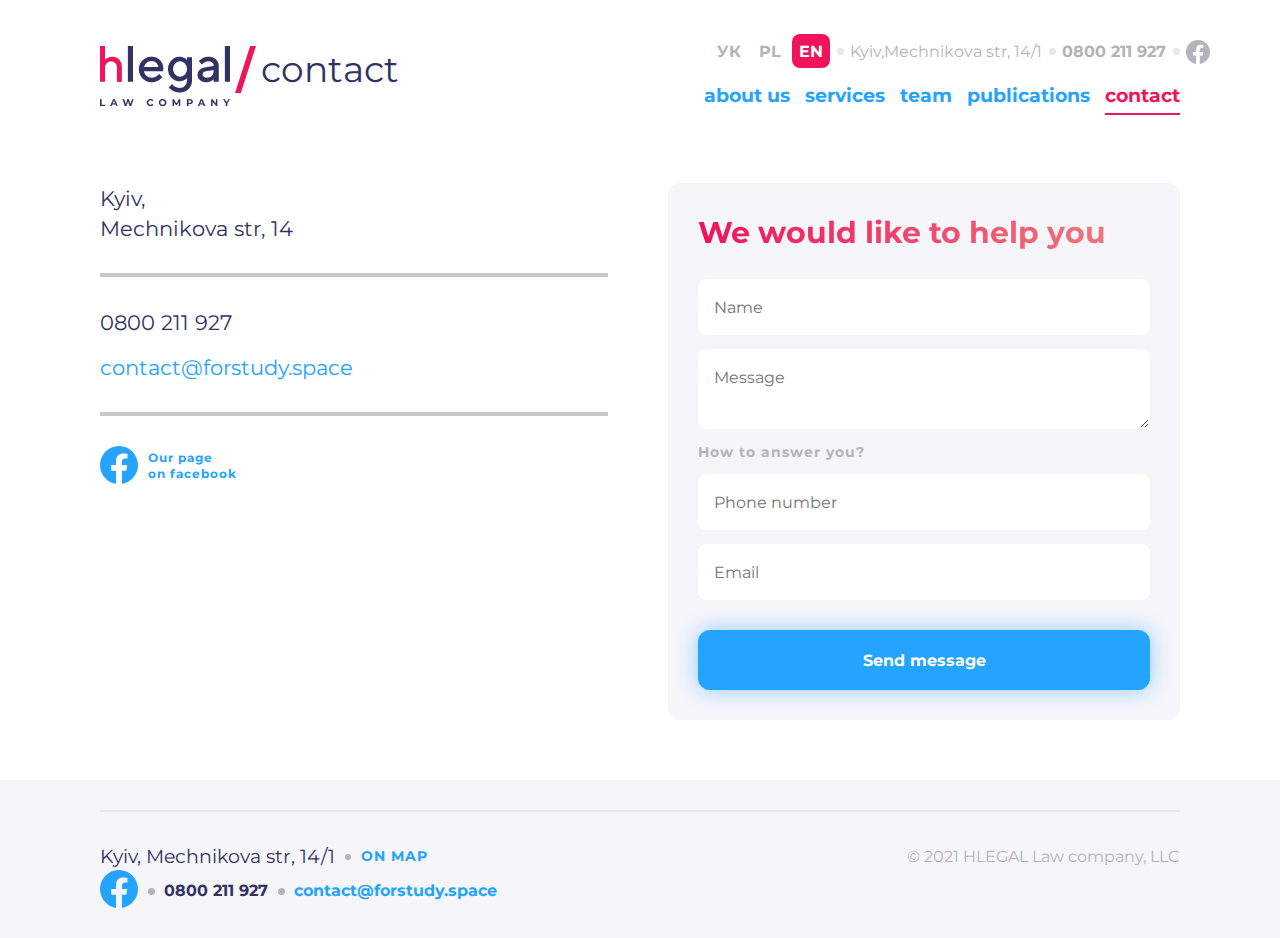
<file: html/contact.html>
<!doctype html>
<html lang="en" xmlns="http://www.w3.org/1999/html">
<head>
    <meta charset="UTF-8">
    <meta name="viewport"
          content="width=device-width, user-scalable=no, initial-scale=1.0, maximum-scale=1.0, minimum-scale=1.0">
    <meta http-equiv="X-UA-Compatible" content="ie=edge">
    <title>Contact</title>
    <link rel="stylesheet" href="../css/bootstrap.min.css">
    <link rel="stylesheet" href="../css/contact.css">
    <link rel="shortcut icon" href="../assets/img/h.svg" type="image/svg">
</head>
<body>
<header class="header">
    <div class="header-content-wrapper">
        <div class="header__top">
            <div class="container-lg">
                <div class="header__top-content d-flex align-items-center">
                    <div class="header__top-lang">
                        <label title="click me switch lang">
                            <input name="lang" type="radio" value="УК">
                            <span>УК</span>
                        </label>
                        <label title="click me switch lang">
                            <input name="lang" type="radio" value="PL">
                            <span>PL</span>
                        </label>
                        <label title="click me switch lang">
                            <input checked name="lang" type="radio" value="EN">
                            <span>EN</span>
                        </label>
                    </div>
                    <div class="header__top-address">
                        <a target="_blank"
                           href="https://www.google.com.ua/maps/place/%D0%9F%D0%B0%D0%BC'%D1%8F%D1%82%D0%BD%D0%B8%D0%BA+%D0%B6%D0%B5%D1%80%D1%82%D0%B2%D0%B0%D0%BC+%D1%82%D0%B5%D1%80%D0%BE%D1%80%D0%B8%D0%B7%D0%BC%D1%83/@50.436796,30.531956,20.86z/data=!4m13!1m7!3m6!1s0x40d4cf00d4d55dad:0x40f274cb5d991e55!2zUHlhbSd5YXRueWsgWmhlcnR2YW0gVGVyb3J5em11LCDQn9C-0LHQu9C40LfRgyDRgdGC0LDQvdGG0ZbRlyDQvNC10YLRgNC-INCa0LvQvtCy0YHRjNC60LAsINCy0YPQu9C40YbRjyDQnNC10YfQvdC40LrQvtCy0LAsIDE0LzEsINCa0LjRl9CyLCAwMTAyMw!3b1!8m2!3d50.4368601!4d30.5321067!3m4!1s0x40d4cf00d47ca801:0x83be22c2a2ec8095!8m2!3d50.4368159!4d30.532211?hl=ru">
                            Kyiv,Mechnikova str, 14/1</a>
                    </div>
                    <div class="header__top-phone">
                        <a href="tel:0800211927">0800 211 927</a>
                    </div>
                    <div class="header__top-social">
                        <a target="_blank" href="https://www.facebook.com/">
                            <svg width="24" height="24" viewBox="0 0 24 24" fill="none"
                                 xmlns="http://www.w3.org/2000/svg">
                                <path d="M24 12.0733C24 5.40541 18.6274 0 12 0C5.37258 0 0 5.40541 0 12.0733C0 18.0995 4.38823 23.0943 10.125 24V15.5633H7.07813V12.0733H10.125V9.41343C10.125 6.38755 11.9165 4.71615 14.6576 4.71615C15.9705 4.71615 17.3438 4.95195 17.3438 4.95195V7.92313H15.8306C14.3399 7.92313 13.875 8.85379 13.875 9.80857V12.0733H17.2031L16.6711 15.5633H13.875V24C19.6118 23.0943 24 18.0995 24 12.0733Z"
                                      fill="#B3B3BA"/>
                            </svg>
                        </a>
                    </div>
                </div>
            </div>
        </div>
        <div class="header__navigation">
            <nav class="navbar navbar-expand-md ">
                <div class="container-lg">
                    <a class="navbar-brand" href="../index.html" target="_blank">
                        <img class="img-fluid logo-shadow" src="../assets/img/about-us/logo_about-us.png" alt="logo-top"
                             title="logo-brand">
                        <img class="img-fluid slash-nav" src="../assets/img/about-us/slash.svg" alt="slash">
                        <span class="navbar-brand-way">contact</span>
                    </a>
                    <button class="navbar-toggler" type="button" data-bs-toggle="collapse"
                            data-bs-target="#navbarSupportedContent" aria-controls="navbarSupportedContent"
                            aria-expanded="false" aria-label="Toggle navigation">
                        <svg xmlns="http://www.w3.org/2000/svg" width="25" height="25" fill="currentColor"
                             class="bi bi-list" viewBox="0 0 16 16">
                            <path fill-rule="evenodd"
                                  d="M2.5 12a.5.5 0 0 1 .5-.5h10a.5.5 0 0 1 0 1H3a.5.5 0 0 1-.5-.5zm0-4a.5.5 0 0 1 .5-.5h10a.5.5 0 0 1 0 1H3a.5.5 0 0 1-.5-.5zm0-4a.5.5 0 0 1 .5-.5h10a.5.5 0 0 1 0 1H3a.5.5 0 0 1-.5-.5z"/>
                        </svg>
                    </button>
                    <div class="collapse navbar-collapse" id="navbarSupportedContent">
                        <ul class="navbar-nav">
                            <li class="nav-item">
                                <a class="nav-link" href="../html/about-us.html">about us</a>
                            </li>
                            <li class="nav-item">
                                <a class="nav-link" href="../html/services.html">services</a>
                            </li>
                            <li class="nav-item">
                                <a class="nav-link" href="../html/team-all.html">team</a>
                            </li>
                            <li class="nav-item">
                                <a class="nav-link" href="../html/publication.html">publications</a>
                            </li>
                            <li class="nav-item">
                                <a class="nav-link active" href="../html/contact.html">contact</a>
                            </li>
                        </ul>
                    </div>
                </div>
            </nav>
        </div>
    </div>
</header>
<main>

    <section class="contact">
        <div class="container-lg">
            <div class="contact__wrapper d-flex">
                <div class="contact__info d-flex flex-column">
                    <a class="contact__info-address"
                       href="https://www.google.com.ua/maps/place/%D0%9F%D0%B0%D0%BC'%D1%8F%D1%82%D0%BD%D0%B8%D0%BA+%D0%B6%D0%B5%D1%80%D1%82%D0%B2%D0%B0%D0%BC+%D1%82%D0%B5%D1%80%D0%BE%D1%80%D0%B8%D0%B7%D0%BC%D1%83/@50.436796,30.531956,20.86z/data=!4m13!1m7!3m6!1s0x40d4cf00d4d55dad:0x40f274cb5d991e55!2zUHlhbSd5YXRueWsgWmhlcnR2YW0gVGVyb3J5em11LCDQn9C-0LHQu9C40LfRgyDRgdGC0LDQvdGG0ZbRlyDQvNC10YLRgNC-INCa0LvQvtCy0YHRjNC60LAsINCy0YPQu9C40YbRjyDQnNC10YfQvdC40LrQvtCy0LAsIDE0LzEsINCa0LjRl9CyLCAwMTAyMw!3b1!8m2!3d50.4368601!4d30.5321067!3m4!1s0x40d4cf00d47ca801:0x83be22c2a2ec8095!8m2!3d50.4368159!4d30.532211?hl=ru">
                        Kyiv,<br>Mechnikova str, 14</a>
                    <hr class="horizontal-line">
                    <a class="contact__info-phone" href="tel:0800 211 927">0800 211 927</a>
                    <a class="contact__info-mail" href="mailto:contact@forstudy.space">contact@forstudy.space</a>
                    <hr class="horizontal-line">
                    <div class="contact__info-social d-flex">
                        <a class="contact__info-icon" href="https://www.facebook.com/" target="_blank">
                            <svg width="38" height="38" viewBox="0 0 24 24" fill="none"
                                 xmlns="http://www.w3.org/2000/svg">
                                <path d="M24 12.0733C24 5.40541 18.6274 0 12 0C5.37258 0 0 5.40541 0 12.0733C0 18.0995 4.38823 23.0943 10.125 24V15.5633H7.07813V12.0733H10.125V9.41343C10.125 6.38755 11.9165 4.71615 14.6576 4.71615C15.9705 4.71615 17.3438 4.95195 17.3438 4.95195V7.92313H15.8306C14.3399 7.92313 13.875 8.85379 13.875 9.80857V12.0733H17.2031L16.6711 15.5633H13.875V24C19.6118 23.0943 24 18.0995 24 12.0733Z"
                                      fill="#B3B3BA"/>
                            </svg>
                        </a>
                        <p>Our page <br>on facebook</p>
                    </div>
                </div>
                <div class="contact__wrapper-form">
                    <form class="contact__inner-wrapper d-flex flex-column" action="#">
                        <h3 class="form-title">We would like to help you</h3>
                        <label for="name"></label>
                        <input class="form-name" id="name" type="text" placeholder="Name">
                        <label for="massage"></label>
                        <textarea class="form-massage" id="massage" placeholder="Message"></textarea>

                        <h3 class="form-text">How to answer you?</h3>
                        <label for="phone"></label>
                        <input class="form-phone" type="number" placeholder="Phone number" id="phone">
                        <label for="mail"></label>
                        <input class="form-mail" type="email" placeholder="Email" name="mail" id="mail">
                        <button class="form-btn btn" type="submit">Send message</button>
                    </form>
                </div>
            </div>
        </div>
    </section>
</main>
<footer class="footer">
    <div class="container-lg">
        <div class="footer__line"></div>
        <div class="footer__wrapper d-flex">
            <address class="footer__wrapper-address d-flex align-items-center m-0">
                <p class="footer__wrapper-address-text">Kyiv, Mechnikova str, 14/1</p>
                <a href="https://www.google.com/maps/place/%D0%9F%D0%B0%D0%BC'%D1%8F%D1%82%D0%BD%D0%B8%D0%BA+%D0%B6%D0%B5%D1%80%D1%82%D0%B2%D0%B0%D0%BC+%D1%82%D0%B5%D1%80%D0%BE%D1%80%D0%B8%D0%B7%D0%BC%D1%83/@50.4366698,30.5323592,20.36z/data=!4m13!1m7!3m6!1s0x40d4cf07295b8e39:0x17b2112e2dc0e7a!2z0LLRg9C70LjRhtGPINCc0LXRh9C90LjQutC-0LLQsCwgMTQvMSwg0JrQuNGX0LIsIDAyMDAw!3b1!8m2!3d50.436795!4d30.532705!3m4!1s0x40d4cf00d47ca801:0x83be22c2a2ec8095!8m2!3d50.4368159!4d30.532211"
                   class="footer__wrapper-address-link" target="_blank">on map</a>
            </address>
            <div class="footer__wrapper-copy d-flex align-items-center">
                © 2021 HLEGAL Law company, LLC
            </div>
            <div class="footer__wrapper-contact d-flex">
                <div class="footer__social">
                    <a target="_blank" href="https://www.facebook.com/">
                        <svg width="38" height="38" viewBox="0 0 24 24" fill="none"
                             xmlns="http://www.w3.org/2000/svg">
                            <path d="M24 12.0733C24 5.40541 18.6274 0 12 0C5.37258 0 0 5.40541 0 12.0733C0 18.0995 4.38823 23.0943 10.125 24V15.5633H7.07813V12.0733H10.125V9.41343C10.125 6.38755 11.9165 4.71615 14.6576 4.71615C15.9705 4.71615 17.3438 4.95195 17.3438 4.95195V7.92313H15.8306C14.3399 7.92313 13.875 8.85379 13.875 9.80857V12.0733H17.2031L16.6711 15.5633H13.875V24C19.6118 23.0943 24 18.0995 24 12.0733Z"
                                  fill="#B3B3BA"/>
                        </svg>
                    </a>
                </div>
                <div class="footer__number">
                    <a href="tel:0800 211 927">0800 211 927</a>
                </div>
                <div class="footer__email">
                    <a href="mailto:contact@forstudy.space">contact@forstudy.space</a>
                </div>
            </div>
        </div>
    </div>
</footer>

<script src="../js/bootstrap.bundle.min.js"></script>
</body>
</html>
</file>
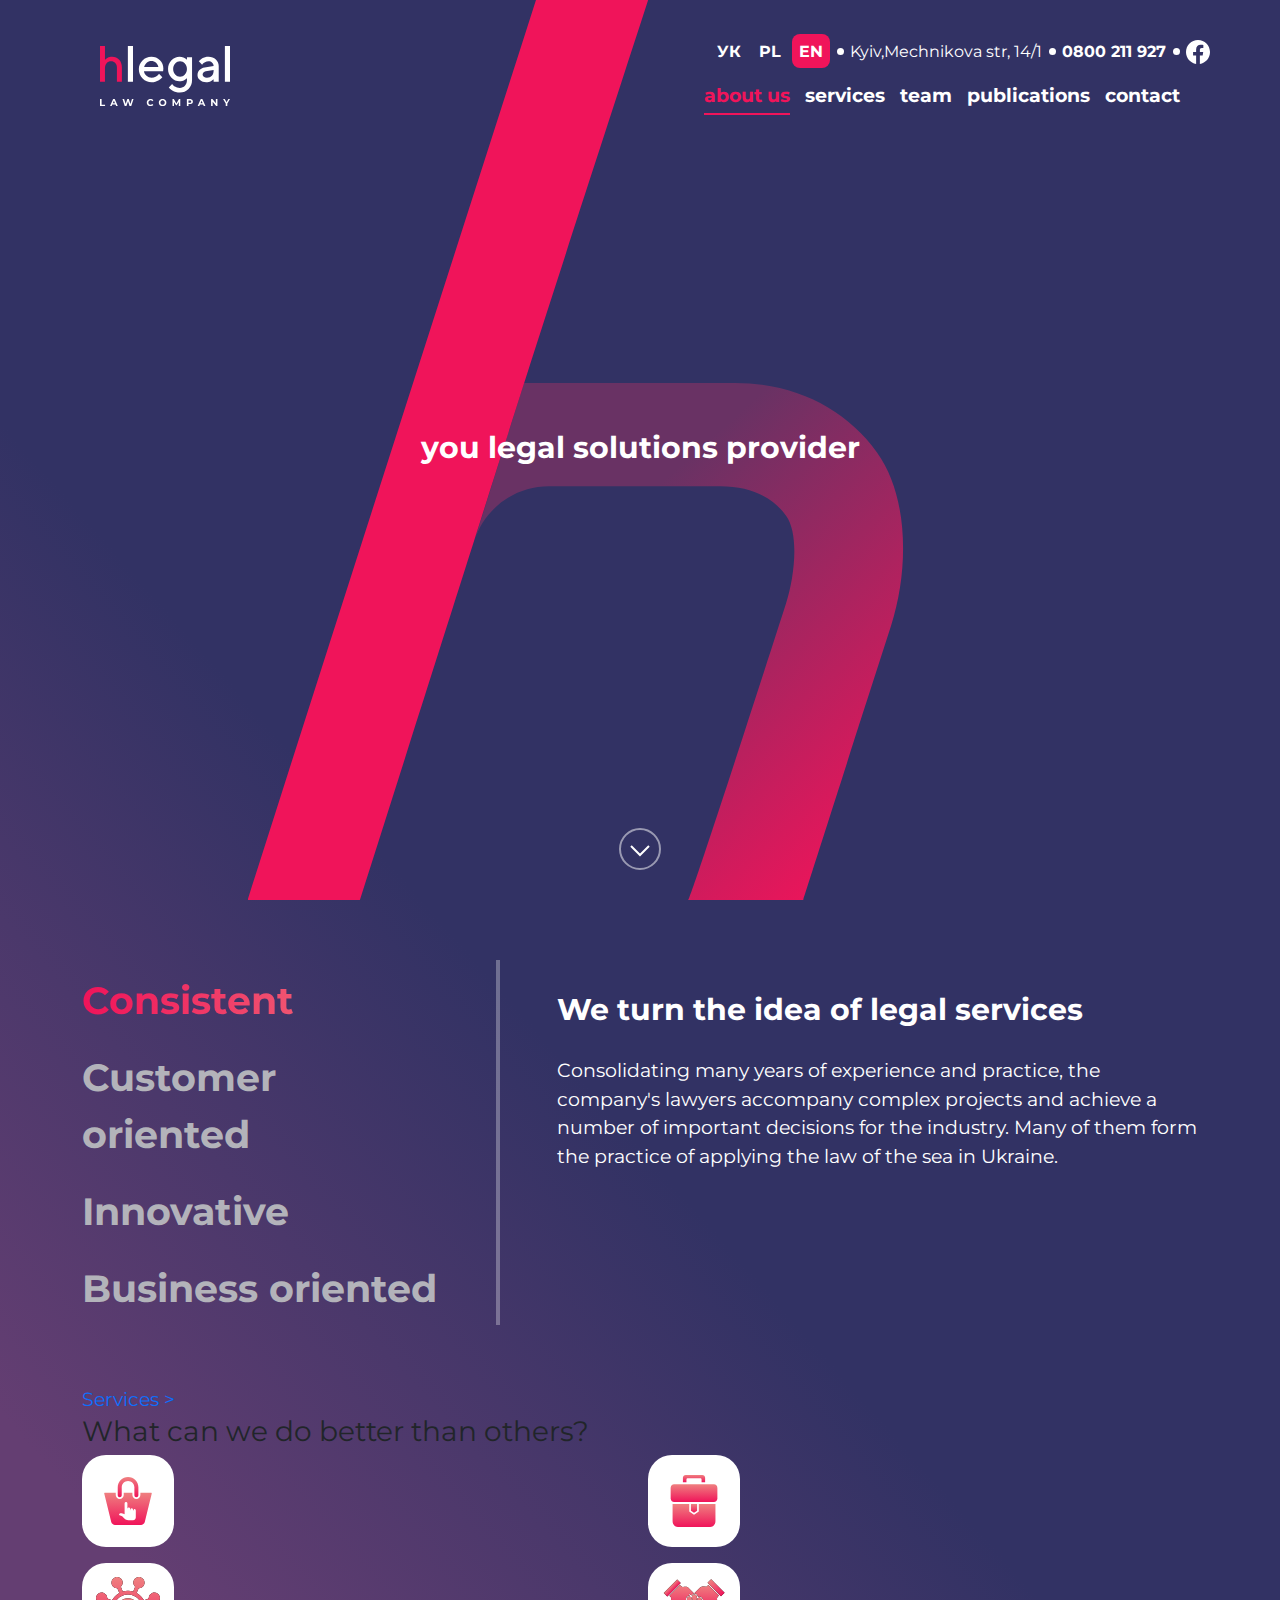
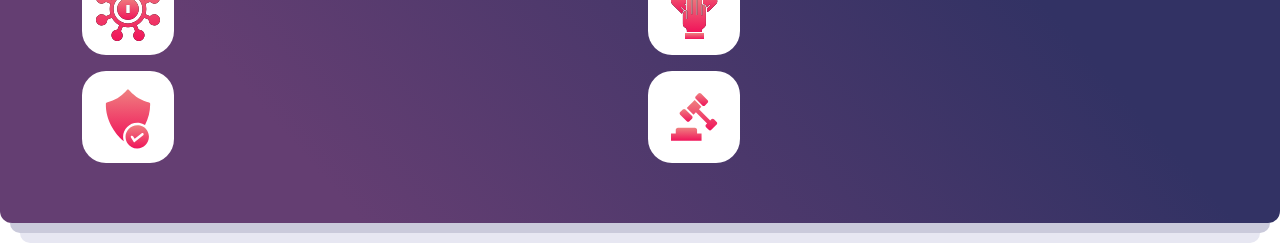
<file: html/homepage.html>
<!doctype html>
<html lang="en">
<head>
    <meta charset="UTF-8">
    <meta name="viewport"
          content="width=device-width, user-scalable=no, initial-scale=1.0, maximum-scale=1.0, minimum-scale=1.0">
    <meta http-equiv="X-UA-Compatible" content="ie=edge">
    <title>Homepage</title>
    <link rel="stylesheet" href="../css/bootstrap.min.css">
    <link rel="stylesheet" href="../css/homepage.css">
    <link rel="shortcut icon" href="../assets/img/h.svg" type="image/svg">
</head>
<body>
<header class="header" id="down">
    <div class="header-content-wrapper">
        <div class="header__top">
            <div class="container-lg">
                <div class="header__top-content d-flex align-items-center">
                    <div class="header__top-lang">
                        <label title="click me switch lang">
                            <input name="lang" type="radio" value="УК">
                            <span>УК</span>
                        </label>
                        <label title="click me switch lang">
                            <input name="lang" type="radio" value="PL">
                            <span>PL</span>
                        </label>
                        <label title="click me switch lang">
                            <input checked name="lang" type="radio" value="EN">
                            <span>EN</span>
                        </label>
                    </div>
                    <div class="header__top-address">
                        <a target="_blank"
                           href="https://www.google.com.ua/maps/place/%D0%9F%D0%B0%D0%BC'%D1%8F%D1%82%D0%BD%D0%B8%D0%BA+%D0%B6%D0%B5%D1%80%D1%82%D0%B2%D0%B0%D0%BC+%D1%82%D0%B5%D1%80%D0%BE%D1%80%D0%B8%D0%B7%D0%BC%D1%83/@50.436796,30.531956,20.86z/data=!4m13!1m7!3m6!1s0x40d4cf00d4d55dad:0x40f274cb5d991e55!2zUHlhbSd5YXRueWsgWmhlcnR2YW0gVGVyb3J5em11LCDQn9C-0LHQu9C40LfRgyDRgdGC0LDQvdGG0ZbRlyDQvNC10YLRgNC-INCa0LvQvtCy0YHRjNC60LAsINCy0YPQu9C40YbRjyDQnNC10YfQvdC40LrQvtCy0LAsIDE0LzEsINCa0LjRl9CyLCAwMTAyMw!3b1!8m2!3d50.4368601!4d30.5321067!3m4!1s0x40d4cf00d47ca801:0x83be22c2a2ec8095!8m2!3d50.4368159!4d30.532211?hl=ru">
                            Kyiv,Mechnikova str, 14/1</a>
                    </div>
                    <div class="header__top-phone">
                        <a href="tel:0800211927">0800 211 927</a>
                    </div>
                    <div class="header__top-social">
                        <a target="_blank" href="https://www.facebook.com/">
                            <svg width="24" height="24" viewBox="0 0 24 24" fill="none"
                                 xmlns="http://www.w3.org/2000/svg">
                                <path d="M24 12.0733C24 5.40541 18.6274 0 12 0C5.37258 0 0 5.40541 0 12.0733C0 18.0995 4.38823 23.0943 10.125 24V15.5633H7.07813V12.0733H10.125V9.41343C10.125 6.38755 11.9165 4.71615 14.6576 4.71615C15.9705 4.71615 17.3438 4.95195 17.3438 4.95195V7.92313H15.8306C14.3399 7.92313 13.875 8.85379 13.875 9.80857V12.0733H17.2031L16.6711 15.5633H13.875V24C19.6118 23.0943 24 18.0995 24 12.0733Z"
                                      fill="#B3B3BA"/>
                            </svg>
                        </a>
                    </div>

                </div>
            </div>
        </div>
        <div class="header__navigation">
            <nav class="navbar navbar-expand-md ">
                <div class="container-lg">
                    <a class="navbar-brand" href="#" target="_blank">
                        <img class="img-fluid logo-shadow" src="../assets/img/Logo.svg" alt="logo-top">
                    </a>
                    <button class="navbar-toggler" type="button" data-bs-toggle="collapse"
                            data-bs-target="#navbarSupportedContent" aria-controls="navbarSupportedContent"
                            aria-expanded="false" aria-label="Toggle navigation">
                        <svg xmlns="http://www.w3.org/2000/svg" width="25" height="25" fill="currentColor"
                             class="bi bi-list" viewBox="0 0 16 16">
                            <path fill-rule="evenodd"
                                  d="M2.5 12a.5.5 0 0 1 .5-.5h10a.5.5 0 0 1 0 1H3a.5.5 0 0 1-.5-.5zm0-4a.5.5 0 0 1 .5-.5h10a.5.5 0 0 1 0 1H3a.5.5 0 0 1-.5-.5zm0-4a.5.5 0 0 1 .5-.5h10a.5.5 0 0 1 0 1H3a.5.5 0 0 1-.5-.5z"/>
                        </svg>
                    </button>
                    <div class="collapse navbar-collapse" id="navbarSupportedContent">
                        <ul class="navbar-nav">
                            <li class="nav-item">
                                <a class="nav-link active">about us</a>
                            </li>
                            <li class="nav-item">
                                <a class="nav-link">services</a>
                            </li>
                            <li class="nav-item">
                                <a class="nav-link">team</a>
                            </li>
                            <li class="nav-item">
                                <a class="nav-link">publications</a>
                            </li>
                            <li class="nav-item">
                                <a class="nav-link">contact</a>
                            </li>
                        </ul>
                    </div>
                </div>
            </nav>
        </div>
    </div>
</header>
<main>
    <div class="bg-gradient">
        <section class="banner">
            <div class="container">
                <h1>you legal solutions provider</h1>
            </div>
            <a href="#ancor" class="banner__scroll">
                <svg id="ancor" xmlns="http://www.w3.org/2000/svg" width="42" height="42" viewBox="0 0 42 42"
                     fill="none">
                    <circle opacity="0.5" cx="21" cy="21" r="20" stroke="white" stroke-width="2"/>
                    <path d="M12 18L21 27L30 18" stroke="white" stroke-width="2"/>
                </svg>
            </a>
        </section>
        <section class="menu-scroll">
            <div class="container">
                <div class="row menu-scroll__media-horizon">
                    <div class="col-12 col-md-4 ">
                        <div class="list-group" id="list-tab" role="tablist">
                            <a class="list-group-item list-group-item-action active" id="list-home-list"
                               data-bs-toggle="list" href="#list-home" role="tab"
                               aria-controls="list-home">
                                Consistent</a>
                            <a class="list-group-item list-group-item-action" id="list-profile-list"
                               data-bs-toggle="list" href="#list-profile" role="tab" aria-controls="list-profile">Customer
                                oriented</a>
                            <a class="list-group-item list-group-item-action" id="list-messages-list"
                               data-bs-toggle="list" href="#list-messages" role="tab" aria-controls="list-messages">Innovative</a>
                            <a class="list-group-item list-group-item-action" id="list-settings-list"
                               data-bs-toggle="list" href="#list-settings" role="tab" aria-controls="list-settings">Business
                                oriented</a>
                        </div>
                    </div>
                    <div class="col-12 col-md-1 separating-line d-flex justify-content-center">
                        <div class="vr"></div>
                        <hr>
                    </div>
                    <div class="col-12 col-md-7">
                        <div class="tab-content" id="nav-tabContent">
                            <div class="tab-pane fade show active" id="list-home" role="tabpanel"
                                 aria-labelledby="list-home-list">
                                <h4>We turn the idea of legal services</h4>
                                <p>Consolidating many years of experience and practice, the company's lawyers accompany
                                    complex
                                    projects and achieve a number of important decisions for the industry. Many of them form
                                    the
                                    practice of applying the law of the sea in Ukraine.</p>
                            </div>
                            <div class="tab-pane fade" id="list-profile" role="tabpanel"
                                 aria-labelledby="list-profile-list">
                                <h4>Customer orientation means delivering supportive</h4>
                                <p>Customer orientation is an approach to running a business that prioritizes customers and
                                    their needs over those of the business. The goal of customer-oriented companies is to
                                    satisfy customer’s needs to retain them for longer. Customer orientation also helps
                                    companies attract customers to their offer naturally.</p>

                            </div>
                            <div class="tab-pane fade" id="list-messages" role="tabpanel"
                                 aria-labelledby="list-messages-list">
                                <h4>We turn over the idea of legal services</h4>
                                <p>Consolidating many years of experience and practice, the company's lawyers accompany
                                    complex projects and achieve the adoption of a number of decisions that are important
                                    for the industry. Many people form the practice of applying the law of the sea in
                                    Ukraine.</p>
                            </div>
                            <div class="tab-pane fade" id="list-settings" role="tabpanel"
                                 aria-labelledby="list-settings-list">
                                <h4>Quality is what we care about the most</h4>
                                <p>HLEGAL is a reliable business partner, confirmed by stable cooperation with international
                                    law firms, the trust of large Ukrainian and international companies, and the recognition
                                    of professional ratings.</p>
                            </div>
                        </div>
                    </div>
                </div>
            </div>
        </section>
        <section class="our-service">
            <div class="container">
                <a href="#">Services ></a>
                <h3>What can we do better than others?</h3>
                <div  class="row row-cols-2 row-cols-lg-12 g-2 g-lg-3">
                        <div class="col">
                            <img src="../assets/img/our-services/icon-1.svg" alt="picture">
                        </div>
                        <div class="col">
                            <img src="../assets/img/our-services/icon-2.svg" alt="picture">
                        </div>
                        <div class="col">
                            <img src="../assets/img/our-services/icon-3.svg" alt="picture">
                        </div>
                        <div class="col">
                            <img src="../assets/img/our-services/icon-4.svg" alt="picture">
                        </div>
                        <div class="col">
                            <img src="../assets/img/our-services/icon-5.svg" alt="picture">
                        </div>
                        <div class="col">
                            <img src="../assets/img/our-services/icon-6.svg" alt="picture">
                        </div>
                        </div>
            </div>
        </section>
    </div>
</main>

<script src="../js/bootstrap.bundle.min.js"></script>
</body>
</html>
</file>
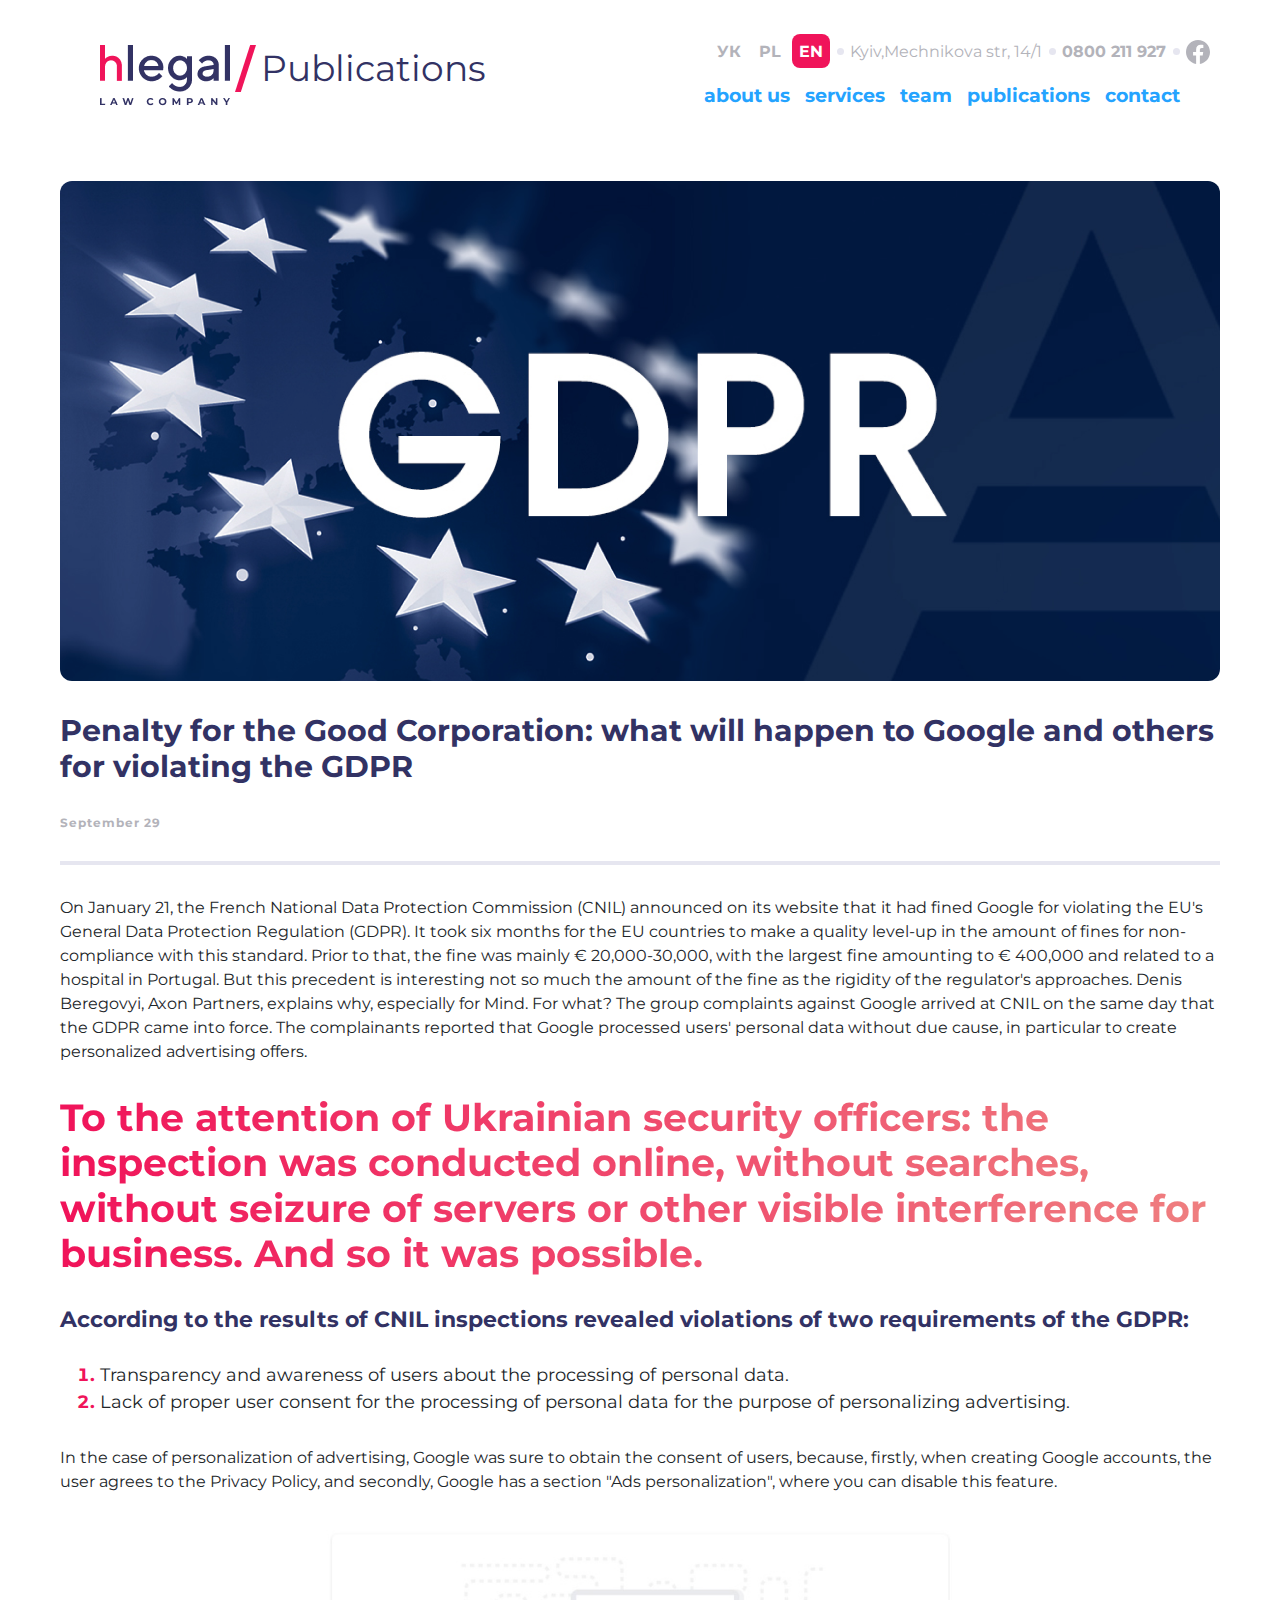
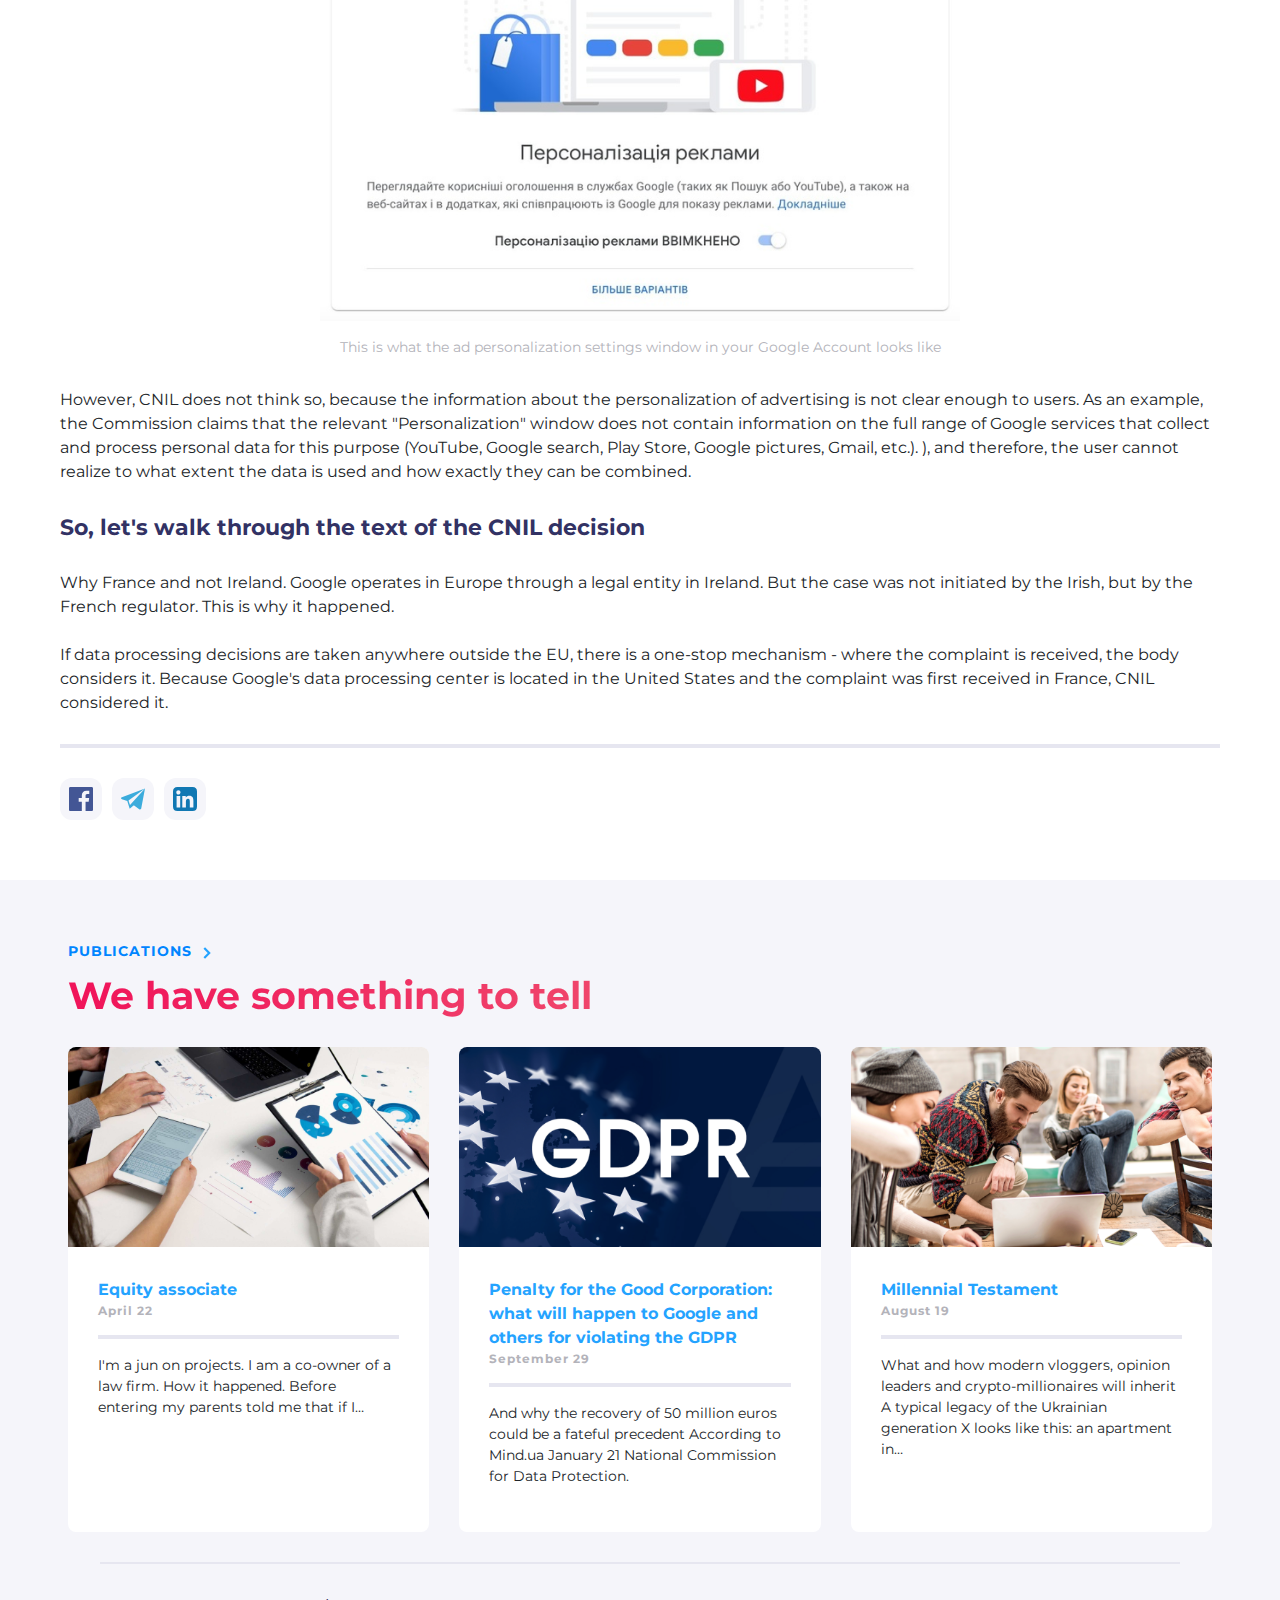
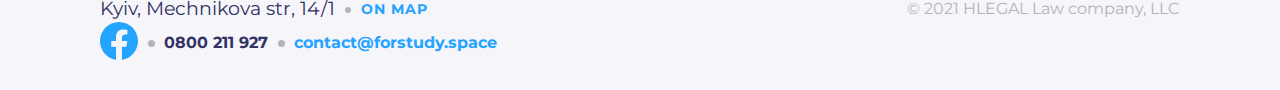
<file: html/publication-more.html>
<!doctype html>
<html lang="en" xmlns="http://www.w3.org/1999/html">
<head>
    <meta charset="UTF-8">
    <meta name="viewport"
          content="width=device-width, user-scalable=no, initial-scale=1.0, maximum-scale=1.0, minimum-scale=1.0">
    <meta http-equiv="X-UA-Compatible" content="ie=edge">
    <title>Publication-more</title>
    <link rel="stylesheet" href="../css/bootstrap.min.css">
    <link rel="stylesheet" href="../css/publication.css">
    <link rel="shortcut icon" href="../assets/img/h.svg" type="image/svg">
</head>
<body>
<header class="header" id="down">
    <div class="header-content-wrapper">
        <div class="header__top">
            <div class="container-lg">
                <div class="header__top-content d-flex align-items-center">
                    <div class="header__top-lang">
                        <label title="click me switch lang">
                            <input name="lang" type="radio" value="УК">
                            <span>УК</span>
                        </label>
                        <label title="click me switch lang">
                            <input name="lang" type="radio" value="PL">
                            <span>PL</span>
                        </label>
                        <label title="click me switch lang">
                            <input checked name="lang" type="radio" value="EN">
                            <span>EN</span>
                        </label>
                    </div>
                    <div class="header__top-address">
                        <a target="_blank"
                           href="https://www.google.com.ua/maps/place/%D0%9F%D0%B0%D0%BC'%D1%8F%D1%82%D0%BD%D0%B8%D0%BA+%D0%B6%D0%B5%D1%80%D1%82%D0%B2%D0%B0%D0%BC+%D1%82%D0%B5%D1%80%D0%BE%D1%80%D0%B8%D0%B7%D0%BC%D1%83/@50.436796,30.531956,20.86z/data=!4m13!1m7!3m6!1s0x40d4cf00d4d55dad:0x40f274cb5d991e55!2zUHlhbSd5YXRueWsgWmhlcnR2YW0gVGVyb3J5em11LCDQn9C-0LHQu9C40LfRgyDRgdGC0LDQvdGG0ZbRlyDQvNC10YLRgNC-INCa0LvQvtCy0YHRjNC60LAsINCy0YPQu9C40YbRjyDQnNC10YfQvdC40LrQvtCy0LAsIDE0LzEsINCa0LjRl9CyLCAwMTAyMw!3b1!8m2!3d50.4368601!4d30.5321067!3m4!1s0x40d4cf00d47ca801:0x83be22c2a2ec8095!8m2!3d50.4368159!4d30.532211?hl=ru">
                            Kyiv,Mechnikova str, 14/1</a>
                    </div>
                    <div class="header__top-phone">
                        <a href="tel:0800211927">0800 211 927</a>
                    </div>
                    <div class="header__top-social">
                        <a target="_blank" href="https://www.facebook.com/">
                            <svg width="24" height="24" viewBox="0 0 24 24" fill="none"
                                 xmlns="http://www.w3.org/2000/svg">
                                <path d="M24 12.0733C24 5.40541 18.6274 0 12 0C5.37258 0 0 5.40541 0 12.0733C0 18.0995 4.38823 23.0943 10.125 24V15.5633H7.07813V12.0733H10.125V9.41343C10.125 6.38755 11.9165 4.71615 14.6576 4.71615C15.9705 4.71615 17.3438 4.95195 17.3438 4.95195V7.92313H15.8306C14.3399 7.92313 13.875 8.85379 13.875 9.80857V12.0733H17.2031L16.6711 15.5633H13.875V24C19.6118 23.0943 24 18.0995 24 12.0733Z"
                                      fill="#B3B3BA"/>
                            </svg>
                        </a>
                    </div>
                </div>
            </div>
        </div>
        <div class="header__navigation">
            <nav class="navbar navbar-expand-md ">
                <div class="container-lg">
                    <a class="navbar-brand" href="../index.html" target="_self">
                        <img class="img-fluid logo-shadow" src="../assets/img/about-us/logo_about-us.png"
                             alt="logo-top">
                        <img class="img-fluid slash-nav" src="../assets/img/about-us/slash.svg" alt="slash">
                        <span class="navbar-brand-way">Publications</span>
                    </a>
                    <button class="navbar-toggler" type="button" data-bs-toggle="collapse"
                            data-bs-target="#navbarSupportedContent" aria-controls="navbarSupportedContent"
                            aria-expanded="false" aria-label="Toggle navigation">
                        <svg xmlns="http://www.w3.org/2000/svg" width="25" height="25" fill="currentColor"
                             class="bi bi-list" viewBox="0 0 16 16">
                            <path fill-rule="evenodd"
                                  d="M2.5 12a.5.5 0 0 1 .5-.5h10a.5.5 0 0 1 0 1H3a.5.5 0 0 1-.5-.5zm0-4a.5.5 0 0 1 .5-.5h10a.5.5 0 0 1 0 1H3a.5.5 0 0 1-.5-.5zm0-4a.5.5 0 0 1 .5-.5h10a.5.5 0 0 1 0 1H3a.5.5 0 0 1-.5-.5z"/>
                        </svg>
                    </button>
                    <div class="collapse navbar-collapse" id="navbarSupportedContent">
                        <ul class="navbar-nav">
                            <li class="nav-item">
                                <a class="nav-link" href="../html/about-us.html">about us</a>
                            </li>
                            <li class="nav-item">
                                <a class="nav-link" href="../html/services.html">services</a>
                            </li>
                            <li class="nav-item">
                                <a class="nav-link" href="../html/team-all.html">team</a>
                            </li>
                            <li class="nav-item">
                                <a class="nav-link" href="../html/publication.html">publications</a>
                            </li>
                            <li class="nav-item">
                                <a class="nav-link" href="../html/contact.html">contact</a>
                            </li>
                        </ul>
                    </div>
                </div>
            </nav>
        </div>
    </div>
</header>
<main>
    <section class="publication-more">
        <div class="container-small">
            <div class="publication-more__wrap-picture">
                <div class="image publication-more__picture-gdpr"></div>
            </div>
            <div class="publication-more__wrapper">
                <h2 class="publication-more__wrapper-title">Penalty for the Good Corporation: what will happen to Google
                    and others for
                    violating the GDPR</h2>
                <p class="publication-more__wrapper-data">September 29</p>
                <hr class="grey-line">
                <p class="publication-more__wrapper-text">On January 21, the French National Data Protection
                    Commission (CNIL) announced on its website that it had fined Google for violating the EU's General
                    Data Protection Regulation (GDPR). It took six months for the EU countries to make a quality
                    level-up in the amount of fines for non-compliance with this standard. Prior to that, the fine was
                    mainly € 20,000-30,000, with the largest fine amounting to € 400,000 and related to a hospital in
                    Portugal. But this precedent is interesting not so much the amount of the fine as the rigidity of
                    the regulator's approaches. Denis Beregovyi, Axon Partners, explains why, especially for Mind.
                    For what? The group complaints against Google arrived at CNIL on the same day that the GDPR came
                    into force. The complainants reported that Google processed users' personal data without due cause,
                    in particular to create personalized advertising offers.</p>
                <h3 class="publication-more__wrapper-title publication-more__wrapper-gradient">To the attention of
                    Ukrainian security officers:
                    the inspection was conducted online, without
                    searches, without seizure of servers or other visible interference for business. And so it was
                    possible.</h3>
                <h4 class="publication-more__wrapper-title publication-more__wrapper-title-sm">
                    According to the results of CNIL inspections revealed violations of two requirements of the GDPR:
                </h4>
                <ol>
                    <li>Transparency and awareness of users about the processing of personal data.</li>
                    <li>Lack of proper user consent for the processing of personal data for the purpose of personalizing
                        advertising.
                    </li>
                </ol>
                <p class="publication-more__wrapper-text">In the case of personalization of advertising, Google was sure
                    to obtain the
                    consent of users,
                    because, firstly, when creating Google accounts, the user agrees to the Privacy Policy, and
                    secondly, Google has a section "Ads personalization", where you can disable this feature.</p>
                <div class="publication-more__img-wrapper">
                    <img src="../assets/img/publication/google-account.png" alt="">
                    <p class="publication-more__wrapper-text-sm">This is what the ad personalization settings window in
                        your
                        Google Account
                        looks like</p>
                </div>
                <p class="publication-more__wrapper-text">However, CNIL does not think so, because the information about
                    the
                    personalization of advertising is
                    not clear enough to users. As an example, the Commission claims that the relevant "Personalization"
                    window does not contain information on the full range of Google services that collect and process
                    personal data for this purpose (YouTube, Google search, Play Store, Google pictures, Gmail, etc.).
                    ), and therefore, the user cannot realize to what extent the data is used and how exactly they can
                    be combined.</p>
                <h3 class="publication-more__wrapper-title publication-more__wrapper-title-sm">So, let's walk through
                    the
                    text of the CNIL
                    decision</h3>
                <p class="publication-more__wrapper-text">Why France and not Ireland. Google operates in Europe through
                    a
                    legal entity
                    in Ireland. But the case
                    was not initiated by the Irish, but by the French regulator. This is why it happened.
                    <br>
                    <br>
                    If data processing decisions are taken anywhere outside the EU, there is a one-stop mechanism -
                    where the complaint is received, the body considers it. Because Google's data processing center is
                    located in the United States and the complaint was first received in France, CNIL considered it.</p>
                <hr class="grey-line">
                <div class="publication-more__wrapper-social">
                    <a href="http://www.facebook.com">
                        <svg width="24" height="24" viewBox="0 0 24 24" fill="none" xmlns="http://www.w3.org/2000/svg">
                            <path d="M22.6755 0H1.3245C0.5925 0 0 0.5925 0 1.3245V22.6755C0 23.4075 0.5925 24 1.3245 24H12.819V14.706H9.69V11.085H12.819V8.4105C12.819 5.3115 14.712 3.6255 17.478 3.6255C18.8025 3.6255 19.941 3.7215 20.2725 3.7665V7.0065H18.3525C16.8525 7.0065 16.56 7.7265 16.56 8.7765V11.0865H20.145L19.68 14.7165H16.56V24H22.6755C23.4075 24 24 23.4075 24 22.6755V1.3245C24 0.5925 23.4075 0 22.6755 0Z"
                                  fill="#435695"/>
                        </svg>
                    </a>
                    <a href="http://www.telegram.com">
                        <svg width="24" height="22" viewBox="0 0 24 22" fill="none" xmlns="http://www.w3.org/2000/svg">
                            <path d="M9 16.9414L7.5 12.4414L24 0.441406L0.932997 9.31241C0.932997 9.31241 -0.0750025 9.65741 0.00449746 10.2949C0.0839975 10.9324 0.907497 11.2234 0.907497 11.2234L6.27 13.0279L8.7 20.7589L12.813 17.1424L12.8025 17.1349L18.213 21.2839C19.6725 21.9214 20.2035 20.5939 20.2035 20.5939L24 0.441406L9 16.9414Z"
                                  fill="#3CACDC"/>
                        </svg>
                    </a>
                    <a href="http://www.linkedin.com">
                        <svg width="24" height="24" viewBox="0 0 24 24" fill="none" xmlns="http://www.w3.org/2000/svg">
                            <path d="M3.6 9H7.2V20.4H3.6V9ZM5.4 3.3C6.6 3.3 7.5 4.2 7.5 5.4C7.35 6.45 6.45 7.5 5.4 7.5C4.2 7.5 3.3 6.45 3.3 5.4C3.3 4.2 4.2 3.3 5.4 3.3ZM9.3 9H12.75V10.5C13.5 9.3 14.85 8.7 16.2 8.7C19.8 8.7 20.4 11.1 20.4 14.1V20.4H16.8V14.85C16.8 13.5 16.8 11.85 15 11.85C13.2 11.85 12.9 13.35 12.9 14.85V20.55H9.3V9ZM19.5 0H4.5C1.5 0 0 1.5 0 4.5V19.5C0 22.5 1.5 24 4.5 24H19.5C22.5 24 24 22.5 24 19.5V4.5C24 1.5 22.5 0 19.5 0Z"
                                  fill="#1178B3"/>
                        </svg>
                    </a>
                </div>
            </div>
        </div>
    </section>
    <section class="articles">
        <div class="container-lg">
            <div class="articles__heading">
                <a href="../html/publication.html" class="articles__heading-link">
                    publications
                    <svg width="8" height="12" viewBox="0 0 8 11" fill="none" xmlns="http://www.w3.org/2000/svg">
                        <path d="M1.5 1L6 5.5L1.5 10" stroke="#24A3FF" stroke-width="2"/>
                    </svg>
                </a>
                <h3 class="articles__heading-title">We have something to tell </h3>
            </div>
            <div class="articles__wrapper d-flex">
                <div class="articles__wrapper-card">
                    <div class="articles__wrapper-card-photo">
                        <div class="image image-publication-1"></div>
                    </div>
                    <div class="articles__wrapper-card-wrap">

                        <a class="articles__wrapper-card-wrap-title" href="../html/publication.html">Equity associate</a>
                        <p class="articles__wrapper-card-wrap-data">April 22</p>

                        <hr class="articles__wrapper-card-wrap-line">
                        <p class="articles__wrapper-card-wrap-text">I'm a jun on projects. I am a co-owner of a law
                            firm. How it happened. Before entering my
                            parents
                            told me that if I…</p>
                    </div>
                </div>
                <div class="articles__wrapper-card">
                    <div class="articles__wrapper-card-photo">
                        <div class="image image-publication-2"></div>
                    </div>
                    <div class="articles__wrapper-card-wrap">
                        <a class="articles__wrapper-card-wrap-title" href="../html/publication.html">Penalty for the Good Corporation: what will happen
                            to Google and others for violating the
                            GDPR</a>
                        <p class="articles__wrapper-card-wrap-data">September 29</p>
                        <hr class="articles__wrapper-card-wrap-line">
                        <p class="articles__wrapper-card-wrap-text">And why the recovery of 50 million euros could be a
                            fateful precedent According to Mind.ua
                            January 21 National Commission for Data Protection.</p>
                    </div>
                </div>
                <div class="articles__wrapper-card">
                    <div class="articles__wrapper-card-photo">
                        <div class="image image-publication-3"></div>
                    </div>
                    <div class="articles__wrapper-card-wrap">
                        <a class="articles__wrapper-card-wrap-title" href="../html/publication.html">Millennial Testament</a>
                        <p class="articles__wrapper-card-wrap-data">August 19</p>
                        <hr class="articles__wrapper-card-wrap-line">
                        <p class="articles__wrapper-card-wrap-text">What and how modern vloggers, opinion leaders and
                            crypto-millionaires will inherit A typical
                            legacy of the Ukrainian generation X looks like this: an apartment in…</p>
                    </div>
                </div>
            </div>
        </div>
    </section>
</main>
<footer class="footer">
    <div class="container-lg">
        <div class="footer__line"></div>
        <div class="footer__wrapper d-flex">
            <address class="footer__wrapper-address d-flex align-items-center m-0">
                <p class="footer__wrapper-address-text">Kyiv, Mechnikova str, 14/1</p>
                <a href="https://www.google.com/maps/place/%D0%9F%D0%B0%D0%BC'%D1%8F%D1%82%D0%BD%D0%B8%D0%BA+%D0%B6%D0%B5%D1%80%D1%82%D0%B2%D0%B0%D0%BC+%D1%82%D0%B5%D1%80%D0%BE%D1%80%D0%B8%D0%B7%D0%BC%D1%83/@50.4366698,30.5323592,20.36z/data=!4m13!1m7!3m6!1s0x40d4cf07295b8e39:0x17b2112e2dc0e7a!2z0LLRg9C70LjRhtGPINCc0LXRh9C90LjQutC-0LLQsCwgMTQvMSwg0JrQuNGX0LIsIDAyMDAw!3b1!8m2!3d50.436795!4d30.532705!3m4!1s0x40d4cf00d47ca801:0x83be22c2a2ec8095!8m2!3d50.4368159!4d30.532211"
                   class="footer__wrapper-address-link" target="_blank">on map</a>
            </address>
            <div class="footer__wrapper-copy d-flex align-items-center">
                © 2021 HLEGAL Law company, LLC
            </div>
            <div class="footer__wrapper-contact d-flex">
                <div class="footer__social">
                    <a target="_blank" href="https://www.facebook.com/">
                        <svg width="38" height="38" viewBox="0 0 24 24" fill="none"
                             xmlns="http://www.w3.org/2000/svg">
                            <path d="M24 12.0733C24 5.40541 18.6274 0 12 0C5.37258 0 0 5.40541 0 12.0733C0 18.0995 4.38823 23.0943 10.125 24V15.5633H7.07813V12.0733H10.125V9.41343C10.125 6.38755 11.9165 4.71615 14.6576 4.71615C15.9705 4.71615 17.3438 4.95195 17.3438 4.95195V7.92313H15.8306C14.3399 7.92313 13.875 8.85379 13.875 9.80857V12.0733H17.2031L16.6711 15.5633H13.875V24C19.6118 23.0943 24 18.0995 24 12.0733Z"
                                  fill="#B3B3BA"/>
                        </svg>
                    </a>
                </div>
                <div class="footer__number">
                    <a href="tel:0800 211 927">0800 211 927</a>
                </div>
                <div class="footer__email">
                    <a href="mailto:contact@forstudy.space">contact@forstudy.space</a>
                </div>
            </div>
        </div>
    </div>
</footer>

<script src="../js/bootstrap.bundle.min.js"></script>
</body>
</html>
</file>
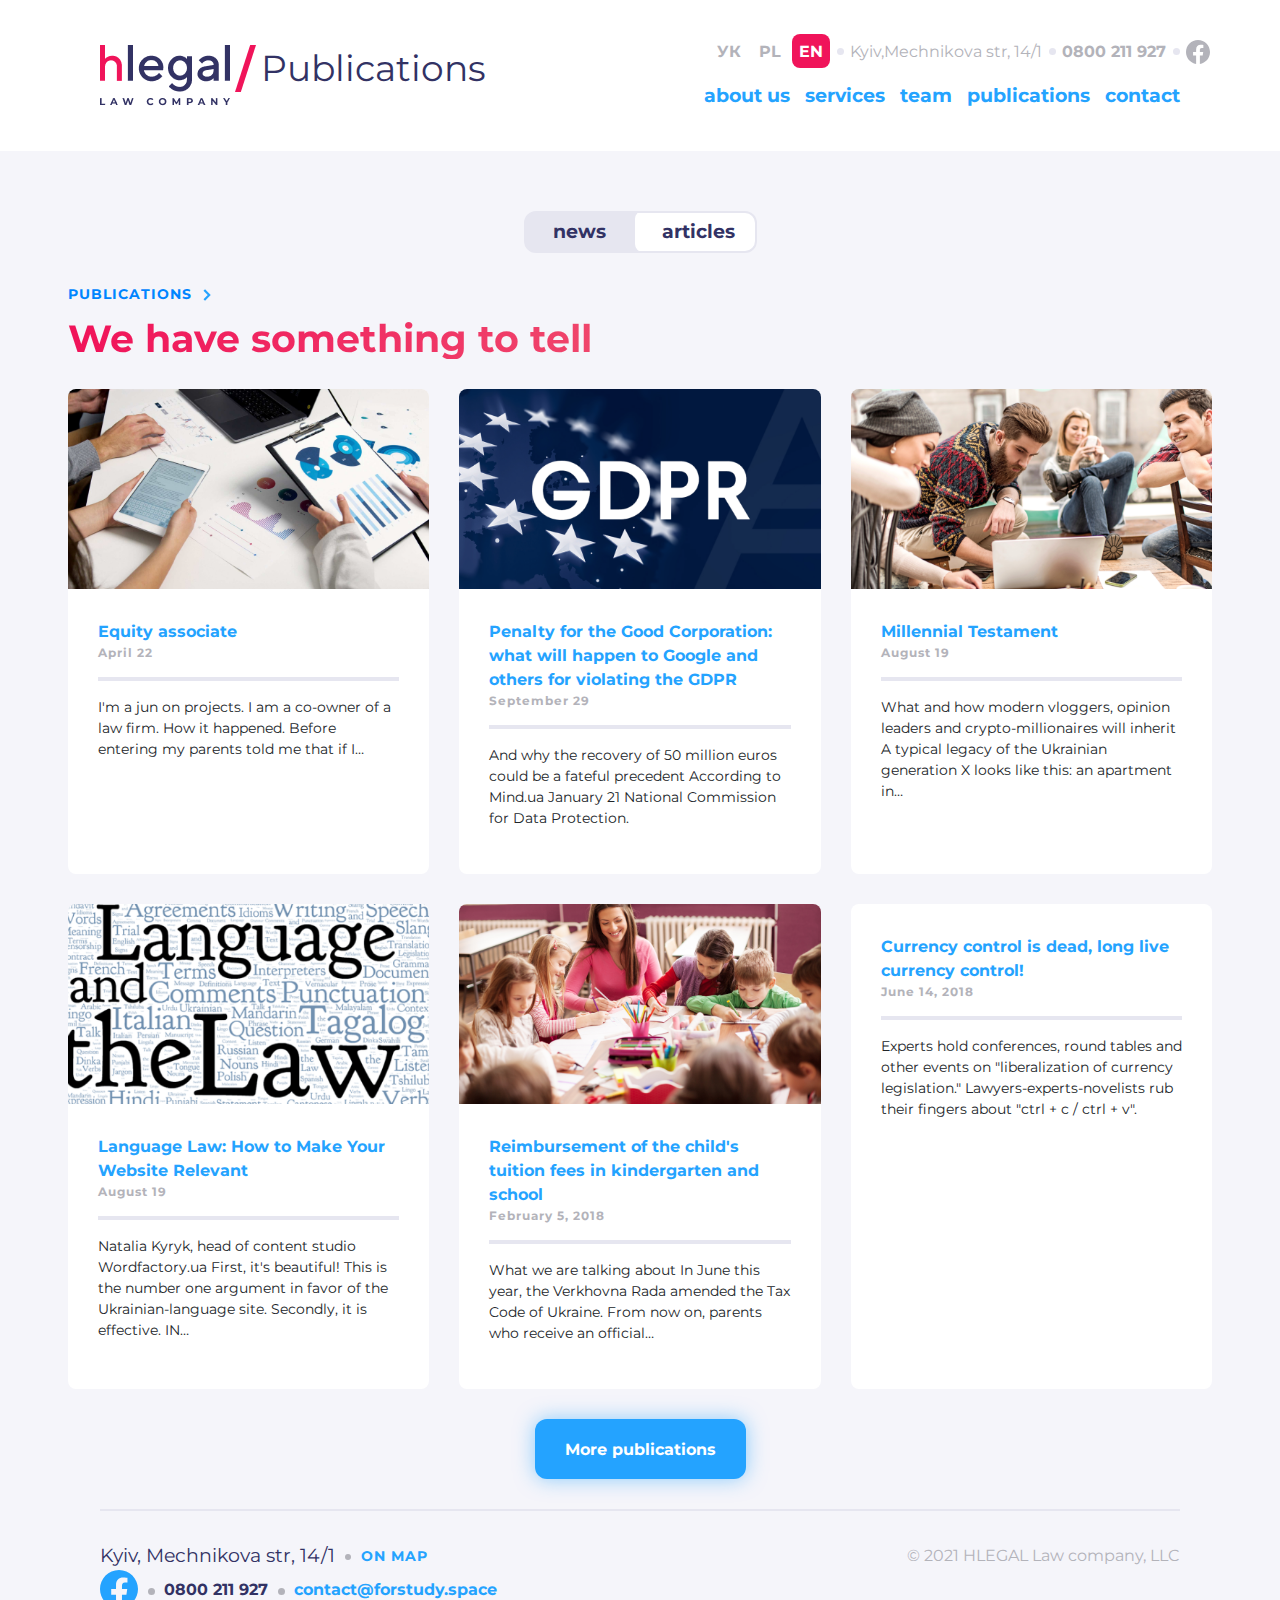
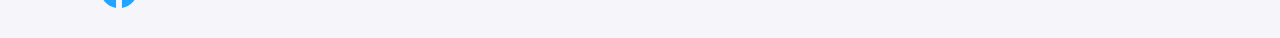
<file: html/publication.html>
<!doctype html>
<html lang="en" xmlns="http://www.w3.org/1999/html">
<head>
    <meta charset="UTF-8">
    <meta name="viewport"
          content="width=device-width, user-scalable=no, initial-scale=1.0, maximum-scale=1.0, minimum-scale=1.0">
    <meta http-equiv="X-UA-Compatible" content="ie=edge">
    <title>Publication</title>
    <link rel="stylesheet" href="../css/bootstrap.min.css">
    <link rel="stylesheet" href="../css/publication.css">
    <link rel="shortcut icon" href="../assets/img/h.svg" type="image/svg">
</head>
<body>
<header class="header" id="down">
    <div class="header-content-wrapper">
        <div class="header__top">
            <div class="container-lg">
                <div class="header__top-content d-flex align-items-center">
                    <div class="header__top-lang">
                        <label title="click me switch lang">
                            <input name="lang" type="radio" value="УК">
                            <span>УК</span>
                        </label>
                        <label title="click me switch lang">
                            <input name="lang" type="radio" value="PL">
                            <span>PL</span>
                        </label>
                        <label title="click me switch lang">
                            <input checked name="lang" type="radio" value="EN">
                            <span>EN</span>
                        </label>
                    </div>
                    <div class="header__top-address">
                        <a target="_blank"
                           href="https://www.google.com.ua/maps/place/%D0%9F%D0%B0%D0%BC'%D1%8F%D1%82%D0%BD%D0%B8%D0%BA+%D0%B6%D0%B5%D1%80%D1%82%D0%B2%D0%B0%D0%BC+%D1%82%D0%B5%D1%80%D0%BE%D1%80%D0%B8%D0%B7%D0%BC%D1%83/@50.436796,30.531956,20.86z/data=!4m13!1m7!3m6!1s0x40d4cf00d4d55dad:0x40f274cb5d991e55!2zUHlhbSd5YXRueWsgWmhlcnR2YW0gVGVyb3J5em11LCDQn9C-0LHQu9C40LfRgyDRgdGC0LDQvdGG0ZbRlyDQvNC10YLRgNC-INCa0LvQvtCy0YHRjNC60LAsINCy0YPQu9C40YbRjyDQnNC10YfQvdC40LrQvtCy0LAsIDE0LzEsINCa0LjRl9CyLCAwMTAyMw!3b1!8m2!3d50.4368601!4d30.5321067!3m4!1s0x40d4cf00d47ca801:0x83be22c2a2ec8095!8m2!3d50.4368159!4d30.532211?hl=ru">
                            Kyiv,Mechnikova str, 14/1</a>
                    </div>
                    <div class="header__top-phone">
                        <a href="tel:0800211927">0800 211 927</a>
                    </div>
                    <div class="header__top-social">
                        <a target="_blank" href="https://www.facebook.com/">
                            <svg width="24" height="24" viewBox="0 0 24 24" fill="none"
                                 xmlns="http://www.w3.org/2000/svg">
                                <path d="M24 12.0733C24 5.40541 18.6274 0 12 0C5.37258 0 0 5.40541 0 12.0733C0 18.0995 4.38823 23.0943 10.125 24V15.5633H7.07813V12.0733H10.125V9.41343C10.125 6.38755 11.9165 4.71615 14.6576 4.71615C15.9705 4.71615 17.3438 4.95195 17.3438 4.95195V7.92313H15.8306C14.3399 7.92313 13.875 8.85379 13.875 9.80857V12.0733H17.2031L16.6711 15.5633H13.875V24C19.6118 23.0943 24 18.0995 24 12.0733Z"
                                      fill="#B3B3BA"/>
                            </svg>
                        </a>
                    </div>
                </div>
            </div>
        </div>
        <div class="header__navigation">
            <nav class="navbar navbar-expand-md ">
                <div class="container-lg">
                    <a class="navbar-brand" href="../index.html" target="_self">
                        <img class="img-fluid logo-shadow" src="../assets/img/about-us/logo_about-us.png"
                             alt="logo-top">
                        <img class="img-fluid slash-nav" src="../assets/img/about-us/slash.svg" alt="slash">
                        <span class="navbar-brand-way">Publications</span>
                    </a>
                    <button class="navbar-toggler" type="button" data-bs-toggle="collapse"
                            data-bs-target="#navbarSupportedContent" aria-controls="navbarSupportedContent"
                            aria-expanded="false" aria-label="Toggle navigation">
                        <svg xmlns="http://www.w3.org/2000/svg" width="25" height="25" fill="currentColor"
                             class="bi bi-list" viewBox="0 0 16 16">
                            <path fill-rule="evenodd"
                                  d="M2.5 12a.5.5 0 0 1 .5-.5h10a.5.5 0 0 1 0 1H3a.5.5 0 0 1-.5-.5zm0-4a.5.5 0 0 1 .5-.5h10a.5.5 0 0 1 0 1H3a.5.5 0 0 1-.5-.5zm0-4a.5.5 0 0 1 .5-.5h10a.5.5 0 0 1 0 1H3a.5.5 0 0 1-.5-.5z"/>
                        </svg>
                    </button>
                    <div class="collapse navbar-collapse" id="navbarSupportedContent">
                        <ul class="navbar-nav">
                            <li class="nav-item">
                                <a class="nav-link" href="../html/about-us.html">about us</a>
                            </li>
                            <li class="nav-item">
                                <a class="nav-link" href="../html/services.html">services</a>
                            </li>
                            <li class="nav-item">
                                <a class="nav-link" href="../html/team-all.html">team</a>
                            </li>
                            <li class="nav-item">
                                <a class="nav-link" href="../html/publication.html">publications</a>
                            </li>
                            <li class="nav-item">
                                <a class="nav-link" href="../html/contact.html">contact</a>
                            </li>
                        </ul>
                    </div>
                </div>
            </nav>
        </div>
    </div>
</header>
<main>
    <section class="articles">
        <div class="container-lg">
            <div class="articles__top-btn">
                <label>
                    <input name="articles-btn" value="news" type="radio">
                    <span>news</span>
                </label>
                <label>
                    <input checked name="articles-btn" value="articles" type="radio">
                    <span>articles</span>
                </label>
            </div>
            <div class="articles__heading">
                <a href="#" class="articles__heading-link">
                    publications
                    <svg width="8" height="12" viewBox="0 0 8 11" fill="none" xmlns="http://www.w3.org/2000/svg">
                        <path d="M1.5 1L6 5.5L1.5 10" stroke="#24A3FF" stroke-width="2"/>
                    </svg>
                </a>
                <h3 class="articles__heading-title">We have something to tell </h3>
            </div>
            <div class="articles__wrapper d-flex">
                <div class="articles__wrapper-card">
                    <div class="articles__wrapper-card-photo">
                        <div class="image image-publication-1"></div>
                    </div>
                    <div class="articles__wrapper-card-wrap">

                        <a class="articles__wrapper-card-wrap-title" href="../html/publication-more.html">Equity
                            associate</a>
                        <p class="articles__wrapper-card-wrap-data">April 22</p>

                        <hr class="articles__wrapper-card-wrap-line">
                        <p class="articles__wrapper-card-wrap-text">I'm a jun on projects. I am a co-owner of a law
                            firm. How it happened. Before entering my
                            parents
                            told me that if I…</p>
                    </div>
                </div>
                <div class="articles__wrapper-card">
                    <div class="articles__wrapper-card-photo">
                        <div class="image image-publication-2"></div>
                    </div>
                    <div class="articles__wrapper-card-wrap">
                        <a class="articles__wrapper-card-wrap-title" href="../html/publication-more.html">Penalty for the
                            Good Corporation: what will happen
                            to Google and others for violating the
                            GDPR</a>
                        <p class="articles__wrapper-card-wrap-data">September 29</p>
                        <hr class="articles__wrapper-card-wrap-line">
                        <p class="articles__wrapper-card-wrap-text">And why the recovery of 50 million euros could be a
                            fateful precedent According to Mind.ua
                            January 21 National Commission for Data Protection.</p>
                    </div>
                </div>
                <div class="articles__wrapper-card">
                    <div class="articles__wrapper-card-photo">
                        <div class="image image-publication-3"></div>
                    </div>
                    <div class="articles__wrapper-card-wrap">
                        <a class="articles__wrapper-card-wrap-title" href="../html/publication-more.html">Millennial
                            Testament</a>
                        <p class="articles__wrapper-card-wrap-data">August 19</p>
                        <hr class="articles__wrapper-card-wrap-line">
                        <p class="articles__wrapper-card-wrap-text">What and how modern vloggers, opinion leaders and
                            crypto-millionaires will inherit A typical
                            legacy of the Ukrainian generation X looks like this: an apartment in…</p>
                    </div>
                </div>
                <div class="articles__wrapper-card">
                    <div class="articles__wrapper-card-photo">
                        <div class="image image-publication-4"></div>
                    </div>
                    <div class="articles__wrapper-card-wrap">
                        <a class="articles__wrapper-card-wrap-title" href="../html/publication-more.html">Language Law: How
                            to Make Your Website Relevant</a>
                        <p class="articles__wrapper-card-wrap-data">August 19</p>
                        <hr class="articles__wrapper-card-wrap-line">
                        <p class="articles__wrapper-card-wrap-text">Natalia Kyryk, head of content studio Wordfactory.ua
                            First, it's beautiful! This is the number one argument in favor of the Ukrainian-language
                            site. Secondly, it is effective. IN…</p>
                    </div>
                </div>
                <div class="articles__wrapper-card">
                    <div class="articles__wrapper-card-photo">
                        <div class="image image-publication-5"></div>
                    </div>
                    <div class="articles__wrapper-card-wrap">
                        <a class="articles__wrapper-card-wrap-title" href="../html/publication-more.html">Reimbursement of
                            the child's tuition fees in kindergarten and school</a>
                        <p class="articles__wrapper-card-wrap-data">February 5, 2018</p>
                        <hr class="articles__wrapper-card-wrap-line">
                        <p class="articles__wrapper-card-wrap-text">What we are talking about In June this year, the
                            Verkhovna Rada amended the Tax Code of Ukraine. From now on, parents who receive an
                            official…</p>
                    </div>
                </div>
                <div class="articles__wrapper-card">
                    <div class="articles__wrapper-card-wrap">
                        <a class="articles__wrapper-card-wrap-title" href="../html/publication-more.html">Currency control is
                            dead, long live currency control!</a>
                        <p class="articles__wrapper-card-wrap-data">June 14, 2018</p>
                        <hr class="articles__wrapper-card-wrap-line">
                        <p class="articles__wrapper-card-wrap-text">Experts hold conferences, round tables and other
                            events on "liberalization of currency legislation." Lawyers-experts-novelists rub their
                            fingers about "ctrl + c / ctrl + v".</p>
                    </div>
                </div>
            </div>
            <div class="d-flex d-center articles__btn-wrapper">
                <a class="btn articles__btn" href="../html/publication-more.html">More publications</a>
            </div>
        </div>
    </section>
</main>
<footer class="footer">
    <div class="container-lg">
        <div class="footer__line"></div>
        <div class="footer__wrapper d-flex">
            <address class="footer__wrapper-address d-flex align-items-center m-0">
                <p class="footer__wrapper-address-text">Kyiv, Mechnikova str, 14/1</p>
                <a href="https://www.google.com/maps/place/%D0%9F%D0%B0%D0%BC'%D1%8F%D1%82%D0%BD%D0%B8%D0%BA+%D0%B6%D0%B5%D1%80%D1%82%D0%B2%D0%B0%D0%BC+%D1%82%D0%B5%D1%80%D0%BE%D1%80%D0%B8%D0%B7%D0%BC%D1%83/@50.4366698,30.5323592,20.36z/data=!4m13!1m7!3m6!1s0x40d4cf07295b8e39:0x17b2112e2dc0e7a!2z0LLRg9C70LjRhtGPINCc0LXRh9C90LjQutC-0LLQsCwgMTQvMSwg0JrQuNGX0LIsIDAyMDAw!3b1!8m2!3d50.436795!4d30.532705!3m4!1s0x40d4cf00d47ca801:0x83be22c2a2ec8095!8m2!3d50.4368159!4d30.532211"
                   class="footer__wrapper-address-link" target="_blank">on map</a>
            </address>
            <div class="footer__wrapper-copy d-flex align-items-center">
                © 2021 HLEGAL Law company, LLC
            </div>
            <div class="footer__wrapper-contact d-flex">
                <div class="footer__social">
                    <a target="_blank" href="https://www.facebook.com/">
                        <svg width="38" height="38" viewBox="0 0 24 24" fill="none"
                             xmlns="http://www.w3.org/2000/svg">
                            <path d="M24 12.0733C24 5.40541 18.6274 0 12 0C5.37258 0 0 5.40541 0 12.0733C0 18.0995 4.38823 23.0943 10.125 24V15.5633H7.07813V12.0733H10.125V9.41343C10.125 6.38755 11.9165 4.71615 14.6576 4.71615C15.9705 4.71615 17.3438 4.95195 17.3438 4.95195V7.92313H15.8306C14.3399 7.92313 13.875 8.85379 13.875 9.80857V12.0733H17.2031L16.6711 15.5633H13.875V24C19.6118 23.0943 24 18.0995 24 12.0733Z"
                                  fill="#B3B3BA"/>
                        </svg>
                    </a>
                </div>
                <div class="footer__number">
                    <a href="tel:0800 211 927">0800 211 927</a>
                </div>
                <div class="footer__email">
                    <a href="mailto:contact@forstudy.space">contact@forstudy.space</a>
                </div>
            </div>
        </div>
    </div>
</footer>

<script src="../js/bootstrap.bundle.min.js"></script>
</body>
</html>
</file>
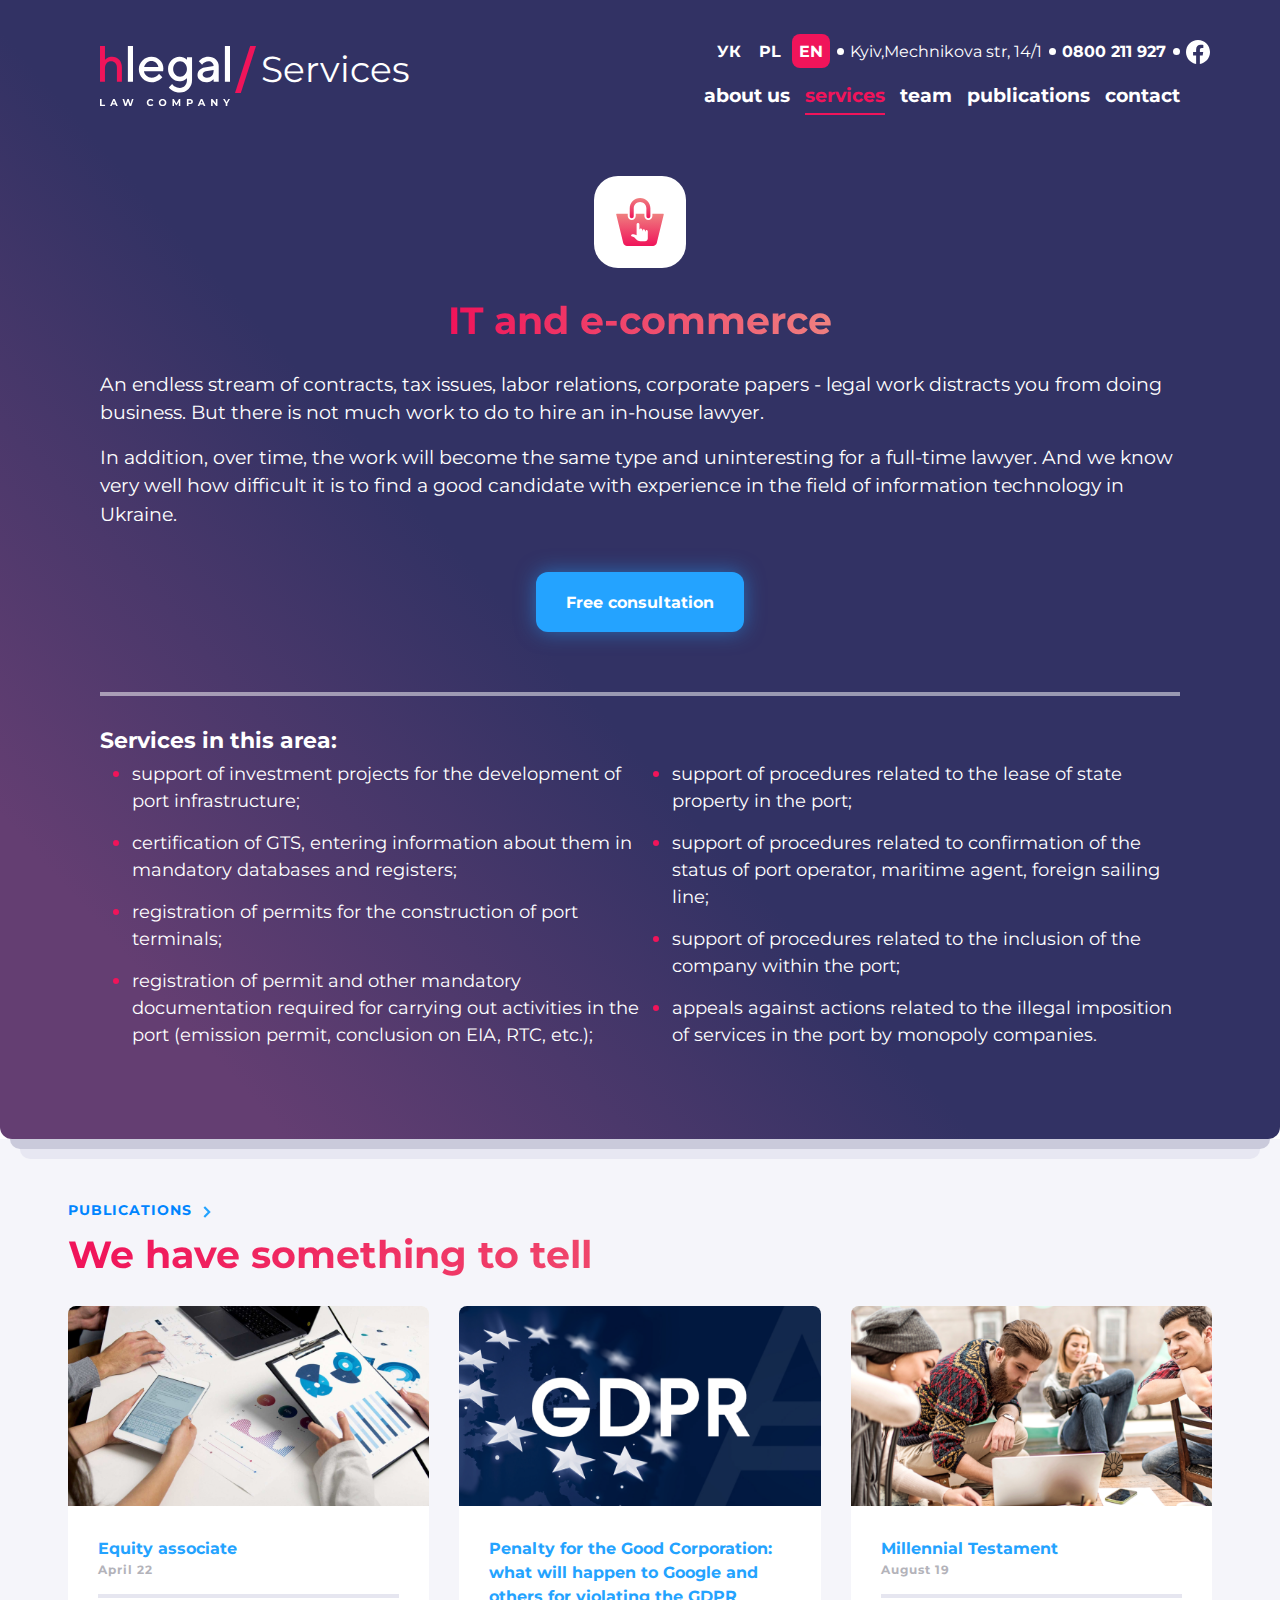
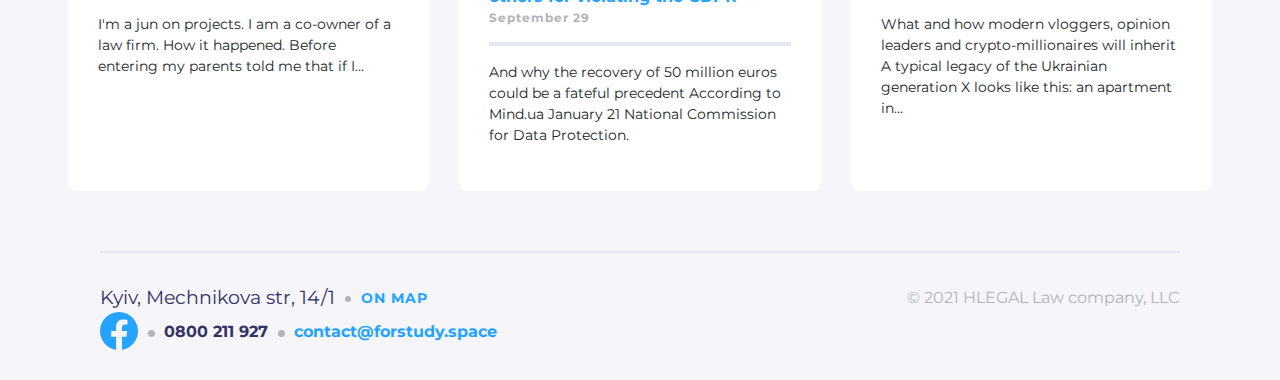
<file: html/services-entry.html>
<!doctype html>
<html lang="en">
<head>
    <meta charset="UTF-8">
    <meta name="viewport"
          content="width=device-width, user-scalable=no, initial-scale=1.0, maximum-scale=1.0, minimum-scale=1.0">
    <meta http-equiv="X-UA-Compatible" content="ie=edge">
    <title>Services-entry</title>
    <link rel="stylesheet" href="../css/bootstrap.min.css">
    <link rel="stylesheet" href="../css/services.css">
    <link rel="shortcut icon" href="../assets/img/h.svg" type="image/svg">
</head>
<body>
<header class="header">
    <div class="header-content-wrapper">
        <div class="header__top">
            <div class="container-lg">
                <div class="header__top-content d-flex align-items-center">
                    <div class="header__top-lang">
                        <label title="click me switch lang">
                            <input name="lang" type="radio" value="УК">
                            <span>УК</span>
                        </label>
                        <label title="click me switch lang">
                            <input name="lang" type="radio" value="PL">
                            <span>PL</span>
                        </label>
                        <label title="click me switch lang">
                            <input checked name="lang" type="radio" value="EN">
                            <span>EN</span>
                        </label>
                    </div>
                    <div class="header__top-address">
                        <a target="_blank"
                           href="https://www.google.com.ua/maps/place/%D0%9F%D0%B0%D0%BC'%D1%8F%D1%82%D0%BD%D0%B8%D0%BA+%D0%B6%D0%B5%D1%80%D1%82%D0%B2%D0%B0%D0%BC+%D1%82%D0%B5%D1%80%D0%BE%D1%80%D0%B8%D0%B7%D0%BC%D1%83/@50.436796,30.531956,20.86z/data=!4m13!1m7!3m6!1s0x40d4cf00d4d55dad:0x40f274cb5d991e55!2zUHlhbSd5YXRueWsgWmhlcnR2YW0gVGVyb3J5em11LCDQn9C-0LHQu9C40LfRgyDRgdGC0LDQvdGG0ZbRlyDQvNC10YLRgNC-INCa0LvQvtCy0YHRjNC60LAsINCy0YPQu9C40YbRjyDQnNC10YfQvdC40LrQvtCy0LAsIDE0LzEsINCa0LjRl9CyLCAwMTAyMw!3b1!8m2!3d50.4368601!4d30.5321067!3m4!1s0x40d4cf00d47ca801:0x83be22c2a2ec8095!8m2!3d50.4368159!4d30.532211?hl=ru">
                            Kyiv,Mechnikova str, 14/1</a>
                    </div>
                    <div class="header__top-phone">
                        <a href="tel:0800211927">0800 211 927</a>
                    </div>
                    <div class="header__top-social">
                        <a target="_blank" href="https://www.facebook.com/">
                            <svg width="24" height="24" viewBox="0 0 24 24" fill="none"
                                 xmlns="http://www.w3.org/2000/svg">
                                <path d="M24 12.0733C24 5.40541 18.6274 0 12 0C5.37258 0 0 5.40541 0 12.0733C0 18.0995 4.38823 23.0943 10.125 24V15.5633H7.07813V12.0733H10.125V9.41343C10.125 6.38755 11.9165 4.71615 14.6576 4.71615C15.9705 4.71615 17.3438 4.95195 17.3438 4.95195V7.92313H15.8306C14.3399 7.92313 13.875 8.85379 13.875 9.80857V12.0733H17.2031L16.6711 15.5633H13.875V24C19.6118 23.0943 24 18.0995 24 12.0733Z"
                                      fill="#B3B3BA"/>
                            </svg>
                        </a>
                    </div>
                </div>
            </div>
        </div>
        <div class="header__navigation">
            <nav class="navbar navbar-expand-md ">
                <div class="container-lg">
                    <a class="navbar-brand" href="../index.html" target="_self">
                        <img class="img-fluid logo-shadow" src="../assets/img/Logo.svg" alt="logo-top">
                        <img class="img-fluid slash-nav" src="../assets/img/about-us/slash.svg" alt="slash">
                        <span class="navbar-brand-way">Services</span>
                    </a>
                    <button class="navbar-toggler" type="button" data-bs-toggle="collapse"
                            data-bs-target="#navbarSupportedContent" aria-controls="navbarSupportedContent"
                            aria-expanded="false" aria-label="Toggle navigation">
                        <svg xmlns="http://www.w3.org/2000/svg" width="25" height="25" fill="currentColor"
                             class="bi bi-list" viewBox="0 0 16 16">
                            <path fill-rule="evenodd"
                                  d="M2.5 12a.5.5 0 0 1 .5-.5h10a.5.5 0 0 1 0 1H3a.5.5 0 0 1-.5-.5zm0-4a.5.5 0 0 1 .5-.5h10a.5.5 0 0 1 0 1H3a.5.5 0 0 1-.5-.5zm0-4a.5.5 0 0 1 .5-.5h10a.5.5 0 0 1 0 1H3a.5.5 0 0 1-.5-.5z"/>
                        </svg>
                    </button>
                    <div class="collapse navbar-collapse" id="navbarSupportedContent">
                        <ul class="navbar-nav">
                            <li class="nav-item">
                                <a class="nav-link" href="../html/about-us.html">about us</a>
                            </li>
                            <li class="nav-item">
                                <a class="nav-link active" href="../html/services.html">services</a>
                            </li>
                            <li class="nav-item">
                                <a class="nav-link" href="../html/team-all.html">team</a>
                            </li>
                            <li class="nav-item">
                                <a class="nav-link" href="../html/publication.html">publications</a>
                            </li>
                            <li class="nav-item">
                                <a class="nav-link" href="../html/contact.html">contact</a>
                            </li>
                        </ul>
                    </div>
                </div>
            </nav>
        </div>
    </div>
</header>
<main>
    <div class="bg-gradient">
        <section class="service-info">
            <div class="container-lg">
                <div class="service-info__wrapper ">
                    <div class="service-info__first-block d-center d-flex">
                        <img src="../assets/img/our-services/icon-1.svg" alt="icon-services">
                        <h3 class="service-info__title">IT and e-commerce</h3>
                        <p class="service-info__text"> An endless stream of contracts, tax issues, labor relations, corporate papers - legal work
                            distracts
                            you
                            from doing business. But there is not much work to do to hire an in-house lawyer.
                        </p>
                        <p class="service-info__text">
                            In addition, over time, the work will become the same type and uninteresting for a full-time
                            lawyer.
                            And
                            we know very well how difficult it is to find a good candidate with experience in the field
                            of
                            information technology in Ukraine.
                        </p>
                        <button class="btn">Free consultation</button>
                    </div>
                    <div class="service-info__second-block">
                        <hr class="grey-line">
                        <h4 class="service-info__second-block-title">Services in this area:</h4>
                        <div class="service-info__second-block-inner d-flex">
                            <ul>
                                <li>support of investment projects for the development of port infrastructure;</li>
                                <li>certification of GTS, entering information about them in mandatory databases and
                                    registers;
                                </li>
                                <li>registration of permits for the construction of port terminals;</li>
                                <li>registration of permit and other mandatory documentation required for carrying out
                                    activities in the port (emission permit, conclusion on EIA, RTC, etc.);
                                </li>
                            </ul>
                            <ul>
                                <li>support of procedures related to the lease of state property in the port;</li>
                                <li>support of procedures related to confirmation of the status of port operator,
                                    maritime agent, foreign sailing line;
                                </li>
                                <li>support of procedures related to the inclusion of the company within the port;</li>
                                <li>appeals against actions related to the illegal imposition of services in the port by
                                    monopoly companies.
                                </li>
                            </ul>
                        </div>
                    </div>
                </div>

            </div>
        </section>
    </div>
    <section class="articles">
        <div class="container-lg">
            <div class="articles__heading">
                <a href="../html/publication.html" class="articles__heading-link">
                    publications
                    <svg width="8" height="12" viewBox="0 0 8 11" fill="none" xmlns="http://www.w3.org/2000/svg">
                        <path d="M1.5 1L6 5.5L1.5 10" stroke="#24A3FF" stroke-width="2"/>
                    </svg>
                </a>
                <h3 class="articles__heading-title">We have something to tell </h3>
            </div>
            <div class="articles__wrapper d-flex">
                <div class="articles__wrapper-card">
                    <div class="articles__wrapper-card-photo">
                        <div class="image image-publication-1"></div>
                    </div>
                    <div class="articles__wrapper-card-wrap">
                        <a class="articles__wrapper-card-wrap-title" href="../html/publication.html">Equity associate</a>
                        <p class="articles__wrapper-card-wrap-data">April 22</p>
                        <hr class="articles__wrapper-card-wrap-line">
                        <p class="articles__wrapper-card-wrap-text">I'm a jun on projects. I am a co-owner of a law
                            firm. How it happened. Before entering my
                            parents
                            told me that if I…</p>
                    </div>
                </div>
                <div class="articles__wrapper-card">
                    <div class="articles__wrapper-card-photo">
                        <div class="image image-publication-2"></div>
                    </div>
                    <div class="articles__wrapper-card-wrap">
                        <a class="articles__wrapper-card-wrap-title" href="../html/publication.html">Penalty for the Good Corporation: what will happen
                            to Google and others for violating the
                            GDPR</a>
                        <p class="articles__wrapper-card-wrap-data">September 29</p>
                        <hr class="articles__wrapper-card-wrap-line">
                        <p class="articles__wrapper-card-wrap-text">And why the recovery of 50 million euros could be a
                            fateful precedent According to Mind.ua
                            January 21 National Commission for Data Protection.</p>
                    </div>
                </div>
                <div class="articles__wrapper-card">
                    <div class="articles__wrapper-card-photo">
                        <div class="image image-publication-3"></div>
                    </div>
                    <div class="articles__wrapper-card-wrap">
                        <a class="articles__wrapper-card-wrap-title" href="../html/publication.html">Millennial Testament</a>
                        <p class="articles__wrapper-card-wrap-data">August 19</p>
                        <hr class="articles__wrapper-card-wrap-line">
                        <p class="articles__wrapper-card-wrap-text">What and how modern vloggers, opinion leaders and
                            crypto-millionaires will inherit A typical
                            legacy of the Ukrainian generation X looks like this: an apartment in…</p>
                    </div>
                </div>
            </div>
        </div>
    </section>
</main>

<footer class="footer">
    <div class="container-lg">
        <div class="footer__line"></div>
        <div class="footer__wrapper d-flex">
            <address class="footer__wrapper-address d-flex align-items-center m-0">
                <p class="footer__wrapper-address-text">Kyiv, Mechnikova str, 14/1</p>
                <a href="https://www.google.com/maps/place/%D0%9F%D0%B0%D0%BC'%D1%8F%D1%82%D0%BD%D0%B8%D0%BA+%D0%B6%D0%B5%D1%80%D1%82%D0%B2%D0%B0%D0%BC+%D1%82%D0%B5%D1%80%D0%BE%D1%80%D0%B8%D0%B7%D0%BC%D1%83/@50.4366698,30.5323592,20.36z/data=!4m13!1m7!3m6!1s0x40d4cf07295b8e39:0x17b2112e2dc0e7a!2z0LLRg9C70LjRhtGPINCc0LXRh9C90LjQutC-0LLQsCwgMTQvMSwg0JrQuNGX0LIsIDAyMDAw!3b1!8m2!3d50.436795!4d30.532705!3m4!1s0x40d4cf00d47ca801:0x83be22c2a2ec8095!8m2!3d50.4368159!4d30.532211"
                   class="footer__wrapper-address-link" target="_blank">on map</a>
            </address>
            <div class="footer__wrapper-copy d-flex align-items-center">
                © 2021 HLEGAL Law company, LLC
            </div>
            <div class="footer__wrapper-contact d-flex">
                <div class="footer__social">
                    <a target="_blank" href="https://www.facebook.com/">
                        <svg width="38" height="38" viewBox="0 0 24 24" fill="none"
                             xmlns="http://www.w3.org/2000/svg">
                            <path d="M24 12.0733C24 5.40541 18.6274 0 12 0C5.37258 0 0 5.40541 0 12.0733C0 18.0995 4.38823 23.0943 10.125 24V15.5633H7.07813V12.0733H10.125V9.41343C10.125 6.38755 11.9165 4.71615 14.6576 4.71615C15.9705 4.71615 17.3438 4.95195 17.3438 4.95195V7.92313H15.8306C14.3399 7.92313 13.875 8.85379 13.875 9.80857V12.0733H17.2031L16.6711 15.5633H13.875V24C19.6118 23.0943 24 18.0995 24 12.0733Z"
                                  fill="#B3B3BA"/>
                        </svg>
                    </a>
                </div>
                <div class="footer__number">
                    <a href="tel:0800 211 927">0800 211 927</a>
                </div>
                <div class="footer__email">
                    <a href="mailto:contact@forstudy.space">contact@forstudy.space</a>
                </div>
            </div>
        </div>
    </div>
</footer>

<script src="../js/bootstrap.bundle.min.js"></script>
</body>
</html>
</file>
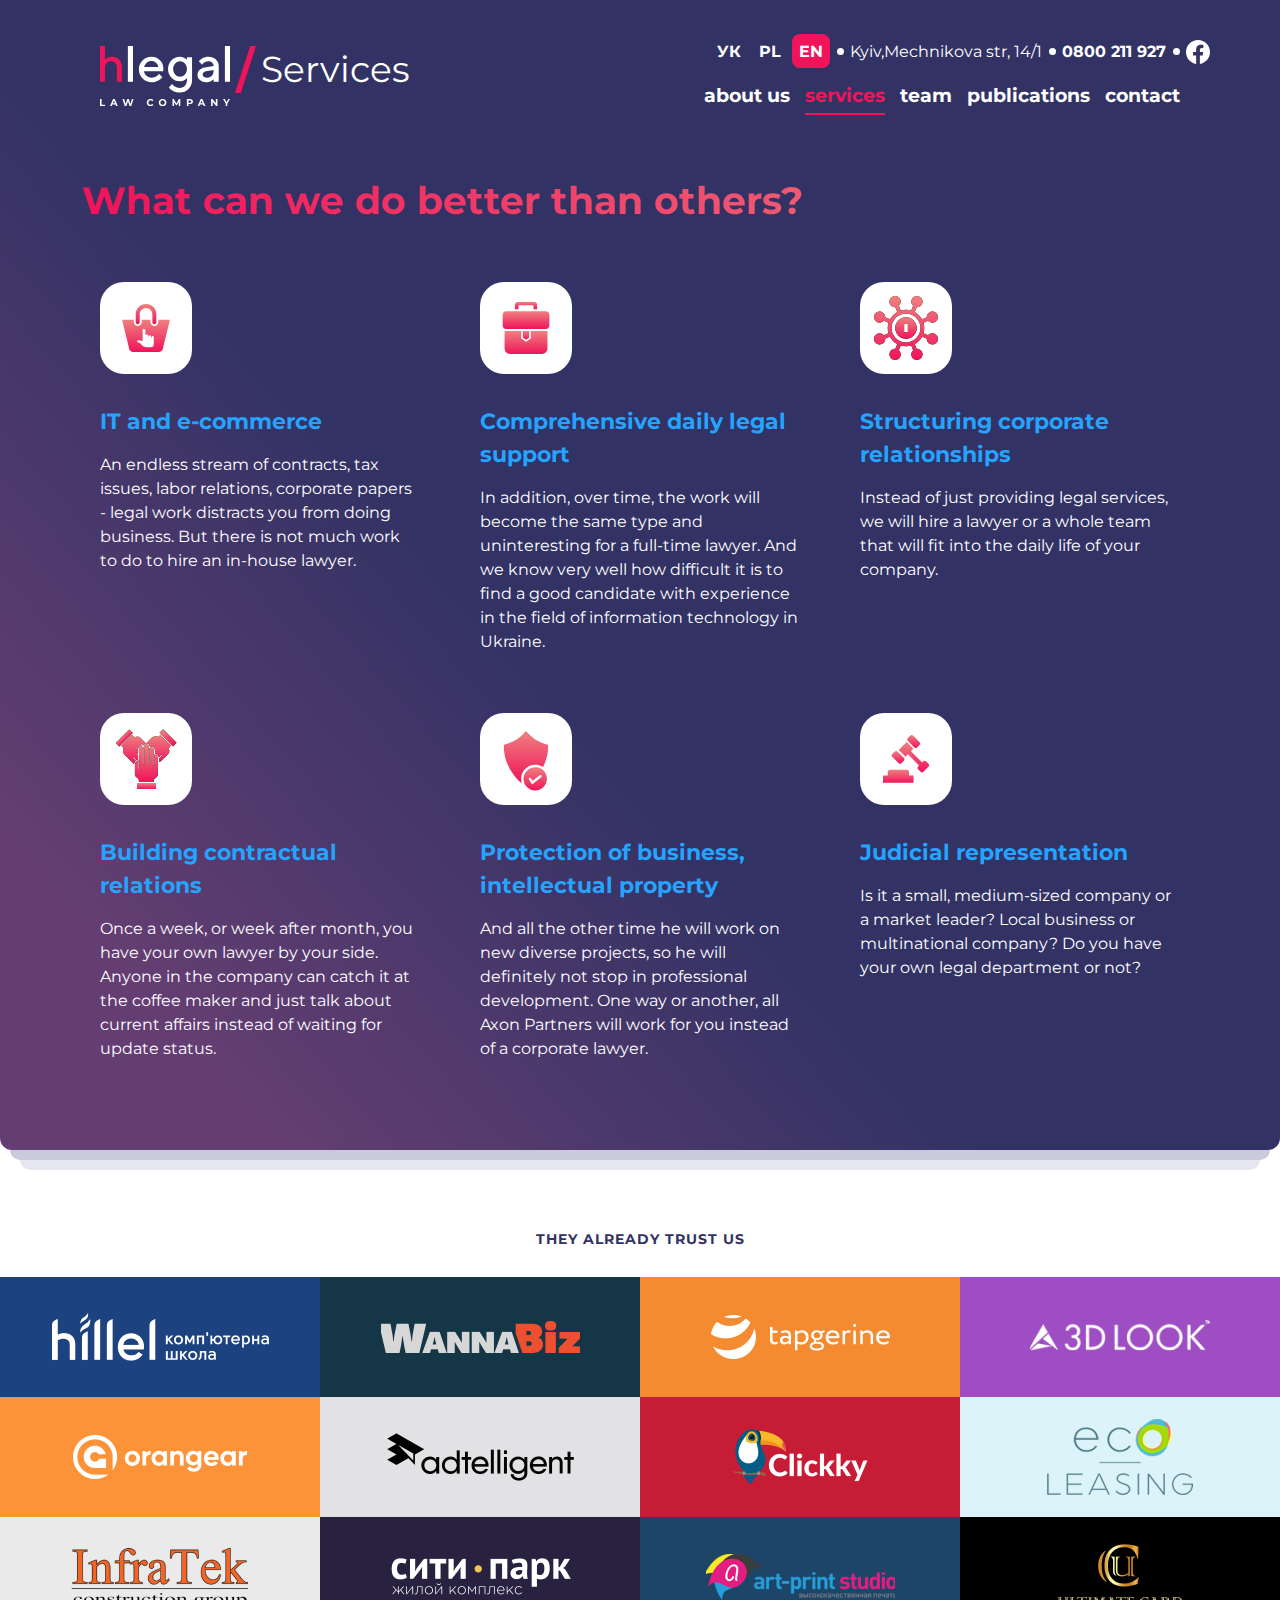
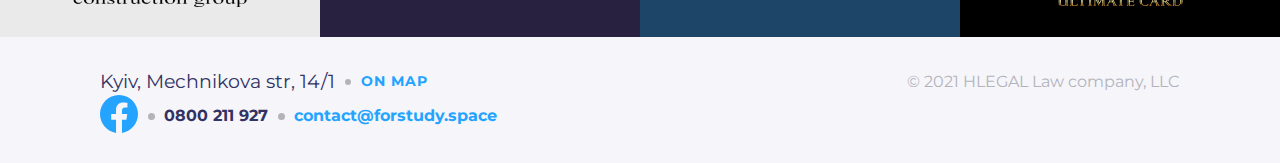
<file: html/services.html>
<!doctype html>
<html lang="en">
<head>
    <meta charset="UTF-8">
    <meta name="viewport"
          content="width=device-width, user-scalable=no, initial-scale=1.0, maximum-scale=1.0, minimum-scale=1.0">
    <meta http-equiv="X-UA-Compatible" content="ie=edge">
    <title>Services</title>
    <link rel="stylesheet" href="../css/bootstrap.min.css">
    <link rel="stylesheet" href="../css/services.css">
    <link rel="shortcut icon" href="../assets/img/h.svg" type="image/svg">
</head>
<body class="services">
<header class="header">
    <div class="header-content-wrapper">
        <div class="header__top">
            <div class="container-lg">
                <div class="header__top-content d-flex align-items-center">
                    <div class="header__top-lang">
                        <label title="click me switch lang">
                            <input name="lang" type="radio" value="УК">
                            <span>УК</span>
                        </label>
                        <label title="click me switch lang">
                            <input name="lang" type="radio" value="PL">
                            <span>PL</span>
                        </label>
                        <label title="click me switch lang">
                            <input checked name="lang" type="radio" value="EN">
                            <span>EN</span>
                        </label>
                    </div>
                    <div class="header__top-address">
                        <a target="_blank"
                           href="https://www.google.com.ua/maps/place/%D0%9F%D0%B0%D0%BC'%D1%8F%D1%82%D0%BD%D0%B8%D0%BA+%D0%B6%D0%B5%D1%80%D1%82%D0%B2%D0%B0%D0%BC+%D1%82%D0%B5%D1%80%D0%BE%D1%80%D0%B8%D0%B7%D0%BC%D1%83/@50.436796,30.531956,20.86z/data=!4m13!1m7!3m6!1s0x40d4cf00d4d55dad:0x40f274cb5d991e55!2zUHlhbSd5YXRueWsgWmhlcnR2YW0gVGVyb3J5em11LCDQn9C-0LHQu9C40LfRgyDRgdGC0LDQvdGG0ZbRlyDQvNC10YLRgNC-INCa0LvQvtCy0YHRjNC60LAsINCy0YPQu9C40YbRjyDQnNC10YfQvdC40LrQvtCy0LAsIDE0LzEsINCa0LjRl9CyLCAwMTAyMw!3b1!8m2!3d50.4368601!4d30.5321067!3m4!1s0x40d4cf00d47ca801:0x83be22c2a2ec8095!8m2!3d50.4368159!4d30.532211?hl=ru">
                            Kyiv,Mechnikova str, 14/1</a>
                    </div>
                    <div class="header__top-phone">
                        <a href="tel:0800211927">0800 211 927</a>
                    </div>
                    <div class="header__top-social">
                        <a target="_blank" href="https://www.facebook.com/">
                            <svg width="24" height="24" viewBox="0 0 24 24" fill="none"
                                 xmlns="http://www.w3.org/2000/svg">
                                <path d="M24 12.0733C24 5.40541 18.6274 0 12 0C5.37258 0 0 5.40541 0 12.0733C0 18.0995 4.38823 23.0943 10.125 24V15.5633H7.07813V12.0733H10.125V9.41343C10.125 6.38755 11.9165 4.71615 14.6576 4.71615C15.9705 4.71615 17.3438 4.95195 17.3438 4.95195V7.92313H15.8306C14.3399 7.92313 13.875 8.85379 13.875 9.80857V12.0733H17.2031L16.6711 15.5633H13.875V24C19.6118 23.0943 24 18.0995 24 12.0733Z"
                                      fill="#B3B3BA"/>
                            </svg>
                        </a>
                    </div>
                </div>
            </div>
        </div>
        <div class="header__navigation">
            <nav class="navbar navbar-expand-md ">
                <div class="container-lg">
                    <a class="navbar-brand" href="../index.html" target="_self">
                        <img class="img-fluid logo-shadow" src="../assets/img/Logo.svg" alt="logo-top">
                        <img class="img-fluid slash-nav" src="../assets/img/about-us/slash.svg" alt="slash">
                        <span class="navbar-brand-way">Services</span>
                    </a>
                    <button class="navbar-toggler" type="button" data-bs-toggle="collapse"
                            data-bs-target="#navbarSupportedContent" aria-controls="navbarSupportedContent"
                            aria-expanded="false" aria-label="Toggle navigation">
                        <svg xmlns="http://www.w3.org/2000/svg" width="25" height="25" fill="currentColor"
                             class="bi bi-list" viewBox="0 0 16 16">
                            <path fill-rule="evenodd"
                                  d="M2.5 12a.5.5 0 0 1 .5-.5h10a.5.5 0 0 1 0 1H3a.5.5 0 0 1-.5-.5zm0-4a.5.5 0 0 1 .5-.5h10a.5.5 0 0 1 0 1H3a.5.5 0 0 1-.5-.5zm0-4a.5.5 0 0 1 .5-.5h10a.5.5 0 0 1 0 1H3a.5.5 0 0 1-.5-.5z"/>
                        </svg>
                    </button>
                    <div class="collapse navbar-collapse" id="navbarSupportedContent">
                        <ul class="navbar-nav">
                            <li class="nav-item">
                                <a class="nav-link" href="../html/about-us.html">about us</a>
                            </li>
                            <li class="nav-item">
                                <a class="nav-link active" href="../html/services.html">services</a>
                            </li>
                            <li class="nav-item">
                                <a class="nav-link" href="../html/team-all.html">team</a>
                            </li>
                            <li class="nav-item">
                                <a class="nav-link" href="../html/publication.html">publications</a>
                            </li>
                            <li class="nav-item">
                                <a class="nav-link" href="../html/contact.html">contact</a>
                            </li>
                        </ul>
                    </div>
                </div>
            </nav>
        </div>
    </div>
</header>
<main>
    <div class="bg-gradient">
        <section class="our-service">
            <div class="container">
                <div class="our-service__description">
                    <h3>What can we do better than others?</h3>
                </div>
                <div class="row our-service__info-columns">
                    <div class="col-lg-4 col-sm-6 col-12 our-service__wrap">
                        <img src="../assets/img/our-services/icon-1.svg" alt="picture">
                        <a href="../html/services-entry.html">IT and e-commerce</a>
                        <p>An endless stream of contracts, tax issues, labor relations, corporate papers - legal work
                            distracts you from doing business. But there is not much work to do to hire an in-house
                            lawyer.</p>
                    </div>
                    <div class="col-lg-4 col-sm-6 col-12 our-service__wrap">
                        <img src="../assets/img/our-services/icon-2.svg" alt="picture">
                        <a href="../html/services-entry.html">Comprehensive daily legal support</a>
                        <p>In addition, over time, the work will become the same type and uninteresting for a full-time
                            lawyer. And we know very well how difficult it is to find a good candidate with experience
                            in the field of information technology in Ukraine.</p>
                    </div>
                    <div class="col-lg-4 col-sm-6 col-12 our-service__wrap">
                        <img src="../assets/img/our-services/icon-3.svg" alt="picture">
                        <a href="../html/services-entry.html">Structuring corporate relationships</a>
                        <p>Instead of just providing legal services, we will hire a lawyer or a whole team that will fit
                            into the daily life of your company.</p>
                    </div>
                    <div class="col-lg-4 col-sm-6 col-12 our-service__wrap">
                        <img src="../assets/img/our-services/icon-4.svg" alt="picture">
                        <a href="../html/services-entry.html">Building contractual relations</a>
                        <p>Once a week, or week after month, you have your own lawyer by your side. Anyone in the
                            company can catch it at the coffee maker and just talk about current affairs instead of
                            waiting for update status.</p>
                    </div>
                    <div class="col-lg-4 col-sm-6 col-12 our-service__wrap">
                        <img src="../assets/img/our-services/icon-5.svg" alt="picture">
                        <a href="../html/services-entry.html">Protection of business, intellectual property</a>
                        <p>And all the other time he will work on new diverse projects, so he will definitely not stop
                            in professional development. One way or another, all Axon Partners will work for you instead
                            of a corporate lawyer.</p>
                    </div>
                    <div class="col-lg-4 col-sm-6 col-12 our-service__wrap">
                        <img src="../assets/img/our-services/icon-6.svg" alt="picture">
                        <a href="../html/services-entry.html">Judicial representation</a>
                        <p>Is it a small, medium-sized company or a market leader? Local business or multinational
                            company? Do you have your own legal department or not?</p>
                    </div>
                </div>
            </div>
        </section>
    </div>
    <section class="company">
        <div class="container">
            <h3 class="company__title">They already trust us</h3>
            <div class="row">
                <a href="#" class="col-xl-3 col-md-4 col-sm-6 col-xs-12 company__logo-first">
                    <img src="../assets/img/company/1.png" alt="logo our partner" title="our partner">
                </a>
                <a href="#" class="col-xl-3 col-md-4 col-sm-6 col-xs-12 company__logo-second">
                    <img src="../assets/img/company/2.png" alt="logo our partner" title="our partner">
                </a>
                <a href="#" class="col-xl-3 col-md-4 col-sm-6 col-xs-12 company__logo-third">
                    <img src="../assets/img/company/3.png" alt="logo our partner" title="our partner">
                </a>
                <a href="#" class="col-xl-3 col-md-4 col-sm-6 col-xs-12 company__logo-fourth">
                    <img src="../assets/img/company/4.png" alt="logo our partner" title="our partner">
                </a>
                <a href="#" class="col-xl-3 col-md-4 col-sm-6 col-xs-12 company__logo-fifth">
                    <img src="../assets/img/company/5.png" alt="logo our partner" title="our partner">
                </a>
                <a href="#" class="col-xl-3 col-md-4 col-sm-6 col-xs-12 company__logo-sixth">
                    <img src="../assets/img/company/6.png" alt="logo our partner" title="our partner">
                </a>
                <a href="#" class="col-xl-3 col-md-4 col-sm-6 col-xs-12 company__logo-seventh">
                    <img src="../assets/img/company/7.png" alt="logo our partner" title="our partner">
                </a>
                <a href="#" class="col-xl-3 col-md-4 col-sm-6 col-xs-12 company__logo-eight">
                    <img src="../assets/img/company/8.png" alt="logo our partner" title="our partner">
                </a>
                <a href="#" class="col-xl-3 col-md-4 col-sm-6 col-xs-12 company__logo-nineth">
                    <img src="../assets/img/company/9.png" alt="logo our partner" title="our partner">
                </a>
                <a href="#" class="col-xl-3 col-md-4 col-sm-6 col-xs-12 company__logo-tenth">
                    <img src="../assets/img/company/10.png" alt="logo our partner" title="our partner">
                </a>
                <a href="#" class="col-xl-3 col-md-4 col-sm-6 col-xs-12 company__logo-eleventh">
                    <img src="../assets/img/company/11.png" alt="logo our partner" title="our partner">
                </a>
                <a href="#" class="col-xl-3 col-md-4 col-sm-6 col-xs-12 company__logo-twelfth">
                    <img src="../assets/img/company/12.png" alt="logo our partner" title="our partner">
                </a>
            </div>
        </div>
    </section>
</main>
<footer class="footer">
    <div class="container-lg">
        <div class="footer__line"></div>
        <div class="footer__wrapper d-flex">
            <address class="footer__wrapper-address d-flex align-items-center m-0">
                <p class="footer__wrapper-address-text">Kyiv, Mechnikova str, 14/1</p>
                <a href="https://www.google.com/maps/place/%D0%9F%D0%B0%D0%BC'%D1%8F%D1%82%D0%BD%D0%B8%D0%BA+%D0%B6%D0%B5%D1%80%D1%82%D0%B2%D0%B0%D0%BC+%D1%82%D0%B5%D1%80%D0%BE%D1%80%D0%B8%D0%B7%D0%BC%D1%83/@50.4366698,30.5323592,20.36z/data=!4m13!1m7!3m6!1s0x40d4cf07295b8e39:0x17b2112e2dc0e7a!2z0LLRg9C70LjRhtGPINCc0LXRh9C90LjQutC-0LLQsCwgMTQvMSwg0JrQuNGX0LIsIDAyMDAw!3b1!8m2!3d50.436795!4d30.532705!3m4!1s0x40d4cf00d47ca801:0x83be22c2a2ec8095!8m2!3d50.4368159!4d30.532211"
                   class="footer__wrapper-address-link" target="_blank">on map</a>
            </address>
            <div class="footer__wrapper-copy d-flex align-items-center">
                © 2021 HLEGAL Law company, LLC
            </div>
            <div class="footer__wrapper-contact d-flex">
                <div class="footer__social">
                    <a target="_blank" href="https://www.facebook.com/">
                        <svg width="38" height="38" viewBox="0 0 24 24" fill="none"
                             xmlns="http://www.w3.org/2000/svg">
                            <path d="M24 12.0733C24 5.40541 18.6274 0 12 0C5.37258 0 0 5.40541 0 12.0733C0 18.0995 4.38823 23.0943 10.125 24V15.5633H7.07813V12.0733H10.125V9.41343C10.125 6.38755 11.9165 4.71615 14.6576 4.71615C15.9705 4.71615 17.3438 4.95195 17.3438 4.95195V7.92313H15.8306C14.3399 7.92313 13.875 8.85379 13.875 9.80857V12.0733H17.2031L16.6711 15.5633H13.875V24C19.6118 23.0943 24 18.0995 24 12.0733Z"
                                  fill="#B3B3BA"/>
                        </svg>
                    </a>
                </div>
                <div class="footer__number">
                    <a href="tel:0800 211 927">0800 211 927</a>
                </div>
                <div class="footer__email">
                    <a href="mailto:contact@forstudy.space">contact@forstudy.space</a>
                </div>
            </div>
        </div>
    </div>
</footer>

<script src="../js/bootstrap.bundle.min.js"></script>
</body>
</html>
</file>
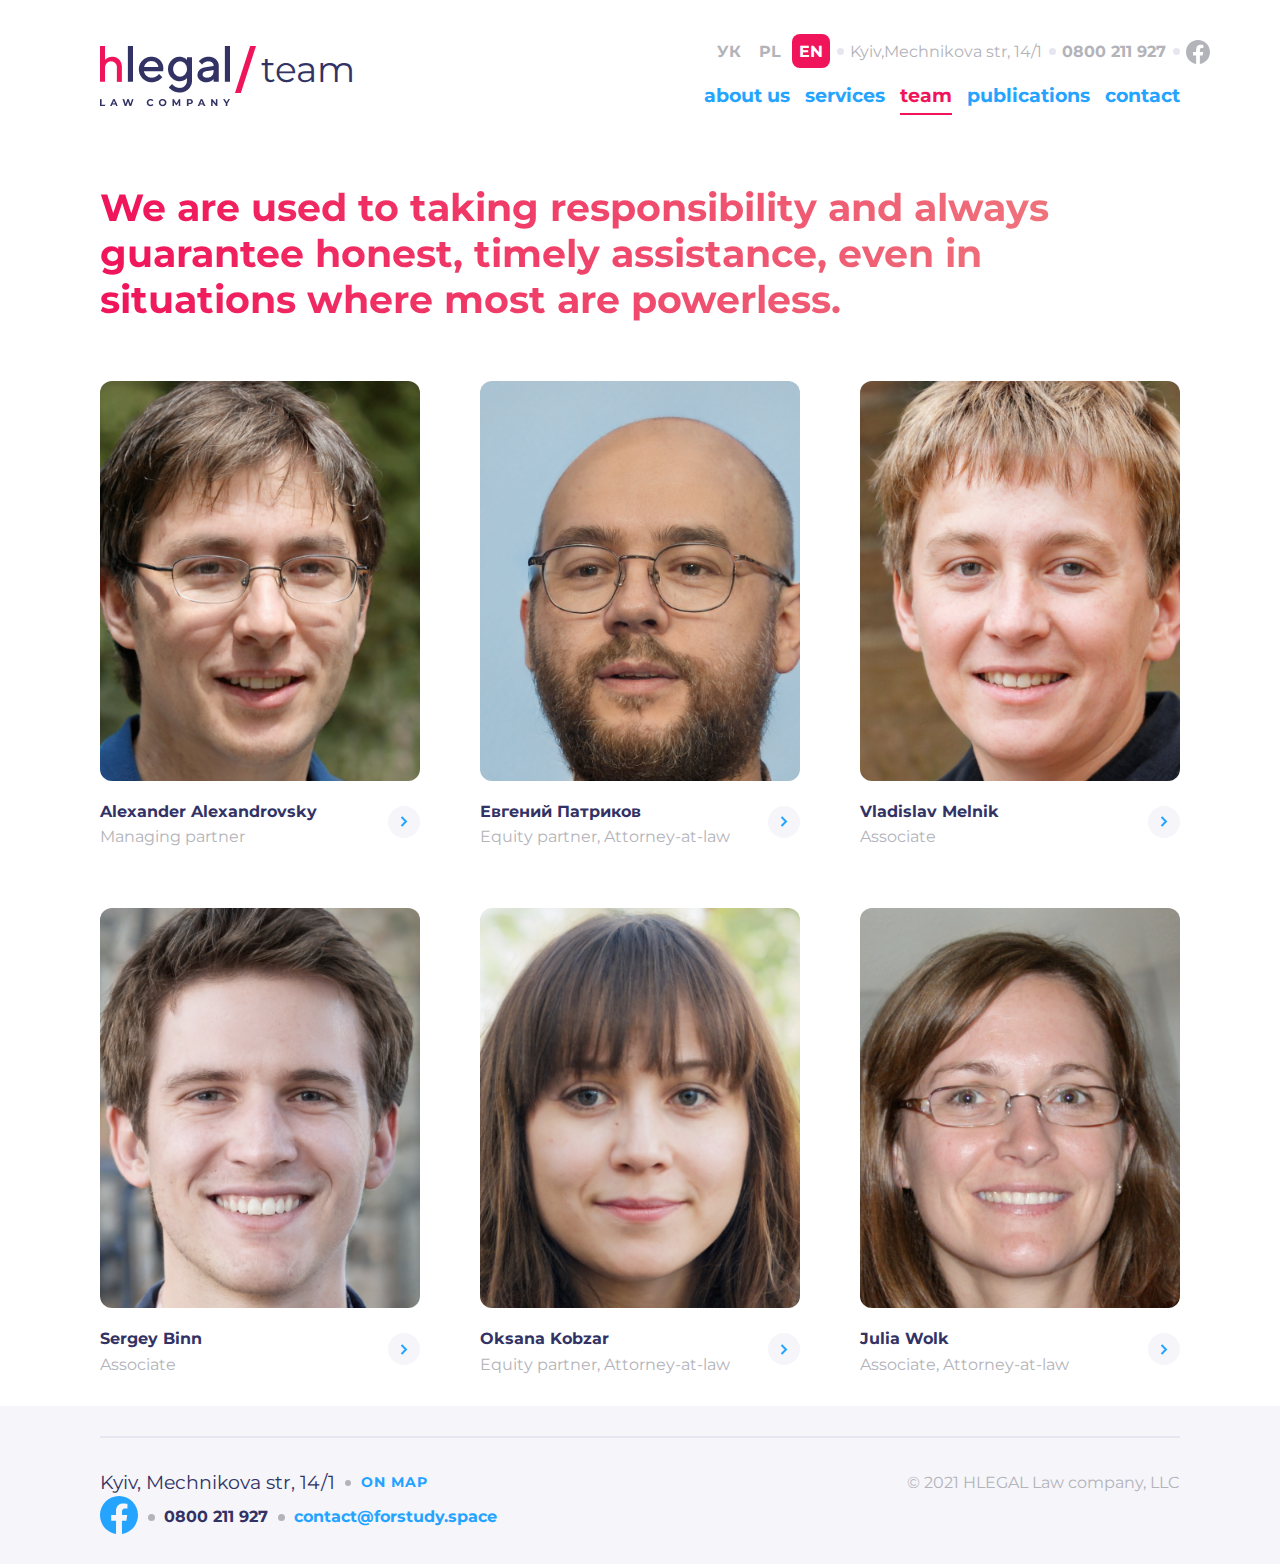
<file: html/team-all.html>
<!doctype html>
<html lang="en" xmlns="http://www.w3.org/1999/html">
<head>
    <meta charset="UTF-8">
    <meta name="viewport"
          content="width=device-width, user-scalable=no, initial-scale=1.0, maximum-scale=1.0, minimum-scale=1.0">
    <meta http-equiv="X-UA-Compatible" content="ie=edge">
    <title>Team</title>
    <link rel="stylesheet" href="../css/bootstrap.min.css">
    <link rel="stylesheet" href="../css/team-all.css">
    <link rel="shortcut icon" href="../assets/img/h.svg" type="image/svg">
</head>
<body>
<header class="header">
    <div class="header-content-wrapper">
        <div class="header__top">
            <div class="container-lg">
                <div class="header__top-content d-flex align-items-center">
                    <div class="header__top-lang">
                        <label title="click me switch lang">
                            <input name="lang" type="radio" value="УК">
                            <span>УК</span>
                        </label>
                        <label title="click me switch lang">
                            <input name="lang" type="radio" value="PL">
                            <span>PL</span>
                        </label>
                        <label title="click me switch lang">
                            <input checked name="lang" type="radio" value="EN">
                            <span>EN</span>
                        </label>
                    </div>
                    <div class="header__top-address">
                        <a target="_blank"
                           href="https://www.google.com.ua/maps/place/%D0%9F%D0%B0%D0%BC'%D1%8F%D1%82%D0%BD%D0%B8%D0%BA+%D0%B6%D0%B5%D1%80%D1%82%D0%B2%D0%B0%D0%BC+%D1%82%D0%B5%D1%80%D0%BE%D1%80%D0%B8%D0%B7%D0%BC%D1%83/@50.436796,30.531956,20.86z/data=!4m13!1m7!3m6!1s0x40d4cf00d4d55dad:0x40f274cb5d991e55!2zUHlhbSd5YXRueWsgWmhlcnR2YW0gVGVyb3J5em11LCDQn9C-0LHQu9C40LfRgyDRgdGC0LDQvdGG0ZbRlyDQvNC10YLRgNC-INCa0LvQvtCy0YHRjNC60LAsINCy0YPQu9C40YbRjyDQnNC10YfQvdC40LrQvtCy0LAsIDE0LzEsINCa0LjRl9CyLCAwMTAyMw!3b1!8m2!3d50.4368601!4d30.5321067!3m4!1s0x40d4cf00d47ca801:0x83be22c2a2ec8095!8m2!3d50.4368159!4d30.532211?hl=ru">
                            Kyiv,Mechnikova str, 14/1</a>
                    </div>
                    <div class="header__top-phone">
                        <a href="tel:0800211927">0800 211 927</a>
                    </div>
                    <div class="header__top-social">
                        <a target="_blank" href="https://www.facebook.com/">
                            <svg width="24" height="24" viewBox="0 0 24 24" fill="none"
                                 xmlns="http://www.w3.org/2000/svg">
                                <path d="M24 12.0733C24 5.40541 18.6274 0 12 0C5.37258 0 0 5.40541 0 12.0733C0 18.0995 4.38823 23.0943 10.125 24V15.5633H7.07813V12.0733H10.125V9.41343C10.125 6.38755 11.9165 4.71615 14.6576 4.71615C15.9705 4.71615 17.3438 4.95195 17.3438 4.95195V7.92313H15.8306C14.3399 7.92313 13.875 8.85379 13.875 9.80857V12.0733H17.2031L16.6711 15.5633H13.875V24C19.6118 23.0943 24 18.0995 24 12.0733Z"
                                      fill="#B3B3BA"/>
                            </svg>
                        </a>
                    </div>
                </div>
            </div>
        </div>
        <div class="header__navigation">
            <nav class="navbar navbar-expand-md ">
                <div class="container-lg">
                    <a class="navbar-brand" href="../index.html" target="_self">
                        <img class="img-fluid logo-shadow" src="../assets/img/about-us/logo_about-us.png" alt="logo-top"
                             title="logo-brand">
                        <img class="img-fluid slash-nav" src="../assets/img/about-us/slash.svg" alt="slash">
                        <span class="navbar-brand-way">team</span>
                    </a>
                    <button class="navbar-toggler" type="button" data-bs-toggle="collapse"
                            data-bs-target="#navbarSupportedContent" aria-controls="navbarSupportedContent"
                            aria-expanded="false" aria-label="Toggle navigation">
                        <svg xmlns="http://www.w3.org/2000/svg" width="25" height="25" fill="currentColor"
                             class="bi bi-list" viewBox="0 0 16 16">
                            <path fill-rule="evenodd"
                                  d="M2.5 12a.5.5 0 0 1 .5-.5h10a.5.5 0 0 1 0 1H3a.5.5 0 0 1-.5-.5zm0-4a.5.5 0 0 1 .5-.5h10a.5.5 0 0 1 0 1H3a.5.5 0 0 1-.5-.5zm0-4a.5.5 0 0 1 .5-.5h10a.5.5 0 0 1 0 1H3a.5.5 0 0 1-.5-.5z"/>
                        </svg>
                    </button>
                    <div class="collapse navbar-collapse" id="navbarSupportedContent">
                        <ul class="navbar-nav">
                            <li class="nav-item">
                                <a class="nav-link" href="../html/about-us.html">about us</a>
                            </li>
                            <li class="nav-item">
                                <a class="nav-link" href="../html/services.html">services</a>
                            </li>
                            <li class="nav-item">
                                <a class="nav-link active" href="../html/team-all.html">team</a>
                            </li>
                            <li class="nav-item">
                                <a class="nav-link" href="../html/publication.html">publications</a>
                            </li>
                            <li class="nav-item">
                                <a class="nav-link" href="../html/contact.html">contact</a>
                            </li>
                        </ul>
                    </div>
                </div>
            </nav>
        </div>
    </div>
</header>
<main>
    <section class="team-info">
        <div class="container-lg">
            <p class="team-info__title">
                We are used to taking responsibility and always guarantee honest, timely
                assistance, even in situations where most are powerless.
            </p>
            <div class="team-info__wrapper d-flex">
                <div class="team-info__inner-wrapper d-flex">
                    <img src="../assets/img/team/Alexander.png" alt="picture-team">
                    <div class="d-flex justify-content-between align-items-center">
                        <div class="team-info__personal-info">
                            <a class="team-info__personal-info-name" href="../html/team-person-1.html">Alexander Alexandrovsky</a>
                            <p class="team-info__personal-info-post">Managing partner</p>
                        </div>
                        <a class="team-info__ellipse d-flex" href="../html/team-person-1.html">
                            <svg width="8" height="11" viewBox="0 0 8 11" fill="none" xmlns="http://www.w3.org/2000/svg">
                                <path d="M1.5 1L6 5.5L1.5 10" stroke="#24A3FF" stroke-width="2"/>
                            </svg>
                        </a>
                    </div>
                </div>
                <div class="team-info__inner-wrapper d-flex">
                    <img src="../assets/img/team/Evgeny.png" alt="picture-team">
                    <div class="d-flex justify-content-between align-items-center">
                        <div class="team-info__personal-info">
                            <a class="team-info__personal-info-name" href="../html/team-person-1.html">Евгений Патриков</a>
                            <p class="team-info__personal-info-post">Equity partner, Attorney-at-law</p>
                        </div>
                        <a class="team-info__ellipse d-flex"  href="../html/team-person-1.html">
                            <svg width="8" height="11" viewBox="0 0 8 11" fill="none" xmlns="http://www.w3.org/2000/svg">
                                <path d="M1.5 1L6 5.5L1.5 10" stroke="#24A3FF" stroke-width="2"/>
                            </svg>
                        </a>
                    </div>
                </div>
                <div class="team-info__inner-wrapper d-flex">
                    <img src="../assets/img/team/Vladislav.png" alt="picture-team">
                    <div class="d-flex justify-content-between align-items-center">
                        <div class="team-info__personal-info">
                            <a class="team-info__personal-info-name" href="../html/team-person-1.html">Vladislav Melnik</a>
                            <p class="team-info__personal-info-post">Associate</p>
                        </div>
                        <a class="team-info__ellipse d-flex" href="../html/team-person-1.html">
                            <svg width="8" height="11" viewBox="0 0 8 11" fill="none" xmlns="http://www.w3.org/2000/svg">
                                <path d="M1.5 1L6 5.5L1.5 10" stroke="#24A3FF" stroke-width="2"/>
                            </svg>
                        </a>
                    </div>
                </div>
                <div class="team-info__inner-wrapper d-flex">
                    <img src="../assets/img/team/Sergey.png" alt="picture-team">
                    <div class="d-flex justify-content-between align-items-center">
                        <div class="team-info__personal-info">
                            <a class="team-info__personal-info-name" href="../html/team-person-1.html">Sergey Binn</a>
                            <p class="team-info__personal-info-post">Associate</p>
                        </div>
                        <a class="team-info__ellipse d-flex" href="../html/team-person-1.html">
                            <svg width="8" height="11" viewBox="0 0 8 11" fill="none" xmlns="http://www.w3.org/2000/svg">
                                <path d="M1.5 1L6 5.5L1.5 10" stroke="#24A3FF" stroke-width="2"/>
                            </svg>
                        </a>
                    </div>
                </div>
                <div class="team-info__inner-wrapper d-flex">
                    <img src="../assets/img/team/Oksana.png" alt="picture-team">
                    <div class="d-flex justify-content-between align-items-center">
                        <div class="team-info__personal-info">
                            <a class="team-info__personal-info-name" href="../html/team-person-1.html">Oksana Kobzar</a>
                            <p class="team-info__personal-info-post">Equity partner, Attorney-at-law</p>
                        </div>
                        <a class="team-info__ellipse d-flex" href="../html/team-person-1.html">
                            <svg width="8" height="11" viewBox="0 0 8 11" fill="none" xmlns="http://www.w3.org/2000/svg">
                                <path d="M1.5 1L6 5.5L1.5 10" stroke="#24A3FF" stroke-width="2"/>
                            </svg>
                        </a>
                    </div>
                </div>
                <div class="team-info__inner-wrapper d-flex">
                    <img src="../assets/img/team/Julia.png" alt="picture-team">
                    <div class="d-flex justify-content-between align-items-center">
                        <div class="team-info__personal-info">
                            <a class="team-info__personal-info-name" href="../html/team-person-1.html">Julia Wolk</a>
                            <p class="team-info__personal-info-post">Associate, Attorney-at-law</p>
                        </div>
                        <a class="team-info__ellipse d-flex" href="../html/team-person-1.html">
                            <svg width="8" height="11" viewBox="0 0 8 11" fill="none" xmlns="http://www.w3.org/2000/svg">
                                <path d="M1.5 1L6 5.5L1.5 10" stroke="#24A3FF" stroke-width="2"/>
                            </svg>
                        </a>
                    </div>
                </div>
            </div>
        </div>
    </section>
</main>
<footer class="footer">
    <div class="container-lg">
        <div class="footer__line"></div>
        <div class="footer__wrapper d-flex">
            <address class="footer__wrapper-address d-flex align-items-center m-0">
                <p class="footer__wrapper-address-text">Kyiv, Mechnikova str, 14/1</p>
                <a href="https://www.google.com/maps/place/%D0%9F%D0%B0%D0%BC'%D1%8F%D1%82%D0%BD%D0%B8%D0%BA+%D0%B6%D0%B5%D1%80%D1%82%D0%B2%D0%B0%D0%BC+%D1%82%D0%B5%D1%80%D0%BE%D1%80%D0%B8%D0%B7%D0%BC%D1%83/@50.4366698,30.5323592,20.36z/data=!4m13!1m7!3m6!1s0x40d4cf07295b8e39:0x17b2112e2dc0e7a!2z0LLRg9C70LjRhtGPINCc0LXRh9C90LjQutC-0LLQsCwgMTQvMSwg0JrQuNGX0LIsIDAyMDAw!3b1!8m2!3d50.436795!4d30.532705!3m4!1s0x40d4cf00d47ca801:0x83be22c2a2ec8095!8m2!3d50.4368159!4d30.532211"
                   class="footer__wrapper-address-link" target="_blank">on map</a>
            </address>
            <div class="footer__wrapper-copy d-flex align-items-center">
                © 2021 HLEGAL Law company, LLC
            </div>
            <div class="footer__wrapper-contact d-flex">
                <div class="footer__social">
                    <a target="_blank" href="https://www.facebook.com/">
                        <svg width="38" height="38" viewBox="0 0 24 24" fill="none"
                             xmlns="http://www.w3.org/2000/svg">
                            <path d="M24 12.0733C24 5.40541 18.6274 0 12 0C5.37258 0 0 5.40541 0 12.0733C0 18.0995 4.38823 23.0943 10.125 24V15.5633H7.07813V12.0733H10.125V9.41343C10.125 6.38755 11.9165 4.71615 14.6576 4.71615C15.9705 4.71615 17.3438 4.95195 17.3438 4.95195V7.92313H15.8306C14.3399 7.92313 13.875 8.85379 13.875 9.80857V12.0733H17.2031L16.6711 15.5633H13.875V24C19.6118 23.0943 24 18.0995 24 12.0733Z"
                                  fill="#B3B3BA"/>
                        </svg>
                    </a>
                </div>
                <div class="footer__number">
                    <a href="tel:0800 211 927">0800 211 927</a>
                </div>
                <div class="footer__email">
                    <a href="mailto:contact@forstudy.space">contact@forstudy.space</a>
                </div>
            </div>
        </div>
    </div>
</footer>

<script src="../js/bootstrap.bundle.min.js"></script>
</body>
</html>
</file>
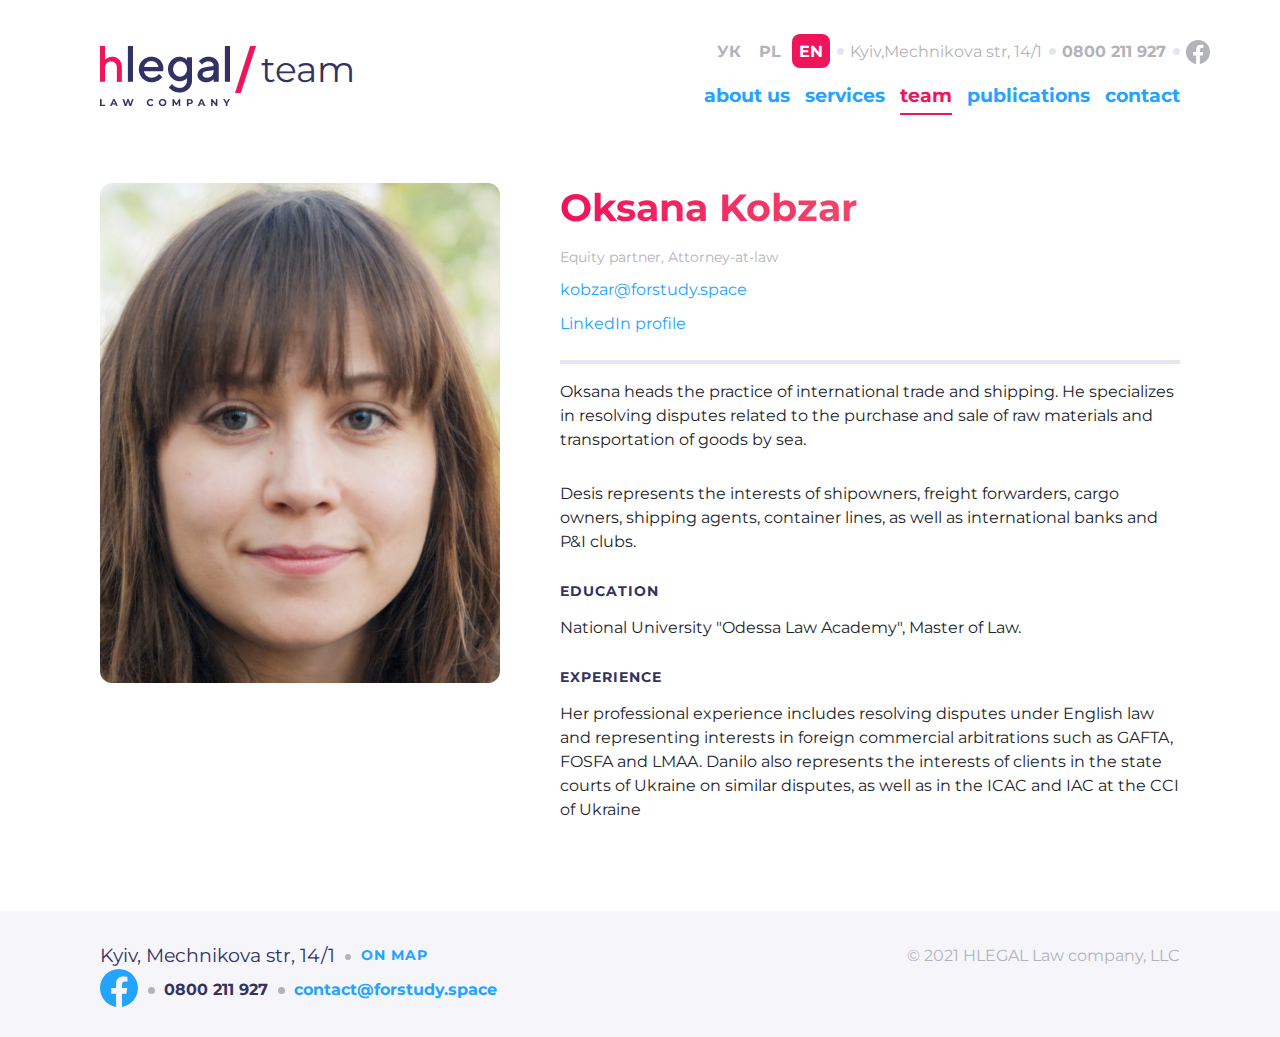
<file: html/team-person-1.html>
<!doctype html>
<html lang="en" xmlns="http://www.w3.org/1999/html">
<head>
    <meta charset="UTF-8">
    <meta name="viewport"
          content="width=device-width, user-scalable=no, initial-scale=1.0, maximum-scale=1.0, minimum-scale=1.0">
    <meta http-equiv="X-UA-Compatible" content="ie=edge">
    <title>Team person</title>
    <link rel="stylesheet" href="../css/bootstrap.min.css">
    <link rel="stylesheet" href="../css/team-all.css">
    <link rel="shortcut icon" href="../assets/img/h.svg" type="image/svg">
</head>
<body class="team-first-person">
<header class="header">
    <div class="header-content-wrapper">
        <div class="header__top">
            <div class="container-lg">
                <div class="header__top-content d-flex align-items-center">
                    <div class="header__top-lang">
                        <label title="click me switch lang">
                            <input name="lang" type="radio" value="УК">
                            <span>УК</span>
                        </label>
                        <label title="click me switch lang">
                            <input name="lang" type="radio" value="PL">
                            <span>PL</span>
                        </label>
                        <label title="click me switch lang">
                            <input checked name="lang" type="radio" value="EN">
                            <span>EN</span>
                        </label>
                    </div>
                    <div class="header__top-address">
                        <a target="_blank"
                           href="https://www.google.com.ua/maps/place/%D0%9F%D0%B0%D0%BC'%D1%8F%D1%82%D0%BD%D0%B8%D0%BA+%D0%B6%D0%B5%D1%80%D1%82%D0%B2%D0%B0%D0%BC+%D1%82%D0%B5%D1%80%D0%BE%D1%80%D0%B8%D0%B7%D0%BC%D1%83/@50.436796,30.531956,20.86z/data=!4m13!1m7!3m6!1s0x40d4cf00d4d55dad:0x40f274cb5d991e55!2zUHlhbSd5YXRueWsgWmhlcnR2YW0gVGVyb3J5em11LCDQn9C-0LHQu9C40LfRgyDRgdGC0LDQvdGG0ZbRlyDQvNC10YLRgNC-INCa0LvQvtCy0YHRjNC60LAsINCy0YPQu9C40YbRjyDQnNC10YfQvdC40LrQvtCy0LAsIDE0LzEsINCa0LjRl9CyLCAwMTAyMw!3b1!8m2!3d50.4368601!4d30.5321067!3m4!1s0x40d4cf00d47ca801:0x83be22c2a2ec8095!8m2!3d50.4368159!4d30.532211?hl=ru">
                            Kyiv,Mechnikova str, 14/1</a>
                    </div>
                    <div class="header__top-phone">
                        <a href="tel:0800211927">0800 211 927</a>
                    </div>
                    <div class="header__top-social">
                        <a target="_blank" href="https://www.facebook.com/">
                            <svg width="24" height="24" viewBox="0 0 24 24" fill="none"
                                 xmlns="http://www.w3.org/2000/svg">
                                <path d="M24 12.0733C24 5.40541 18.6274 0 12 0C5.37258 0 0 5.40541 0 12.0733C0 18.0995 4.38823 23.0943 10.125 24V15.5633H7.07813V12.0733H10.125V9.41343C10.125 6.38755 11.9165 4.71615 14.6576 4.71615C15.9705 4.71615 17.3438 4.95195 17.3438 4.95195V7.92313H15.8306C14.3399 7.92313 13.875 8.85379 13.875 9.80857V12.0733H17.2031L16.6711 15.5633H13.875V24C19.6118 23.0943 24 18.0995 24 12.0733Z"
                                      fill="#B3B3BA"/>
                            </svg>
                        </a>
                    </div>
                </div>
            </div>
        </div>
        <div class="header__navigation">
            <nav class="navbar navbar-expand-md ">
                <div class="container-lg">
                    <a class="navbar-brand" href="../index.html" target="_self">
                        <img class="img-fluid logo-shadow" src="../assets/img/about-us/logo_about-us.png" alt="logo-top"
                             title="logo-brand">
                        <img class="img-fluid slash-nav" src="../assets/img/about-us/slash.svg" alt="slash">
                        <span class="navbar-brand-way">team</span>
                    </a>
                    <button class="navbar-toggler" type="button" data-bs-toggle="collapse"
                            data-bs-target="#navbarSupportedContent" aria-controls="navbarSupportedContent"
                            aria-expanded="false" aria-label="Toggle navigation">
                        <svg xmlns="http://www.w3.org/2000/svg" width="25" height="25" fill="currentColor"
                             class="bi bi-list" viewBox="0 0 16 16">
                            <path fill-rule="evenodd"
                                  d="M2.5 12a.5.5 0 0 1 .5-.5h10a.5.5 0 0 1 0 1H3a.5.5 0 0 1-.5-.5zm0-4a.5.5 0 0 1 .5-.5h10a.5.5 0 0 1 0 1H3a.5.5 0 0 1-.5-.5zm0-4a.5.5 0 0 1 .5-.5h10a.5.5 0 0 1 0 1H3a.5.5 0 0 1-.5-.5z"/>
                        </svg>
                    </button>
                    <div class="collapse navbar-collapse" id="navbarSupportedContent">
                        <ul class="navbar-nav">
                            <li class="nav-item">
                                <a class="nav-link" href="../html/about-us.html">about us</a>
                            </li>
                            <li class="nav-item">
                                <a class="nav-link" href="../html/services.html">services</a>
                            </li>
                            <li class="nav-item">
                                <a class="nav-link active" href="../html/team-all.html">team</a>
                            </li>
                            <li class="nav-item">
                                <a class="nav-link" href="../html/publication.html">publications</a>
                            </li>
                            <li class="nav-item">
                                <a class="nav-link" href="../html/contact.html">contact</a>
                            </li>
                        </ul>
                    </div>
                </div>
            </nav>
        </div>
    </div>
</header>
<main>
    <section class="first-person">
        <div class="container-lg">
            <div class="first-person__wrapper d-flex">
                <img class="first-person__img" src="../assets/img/team/Oksana.png" alt="picture team">
                <div class="first-person__inner-wrapper">
                    <div class="first-person__info-link d-flex">
                        <h2 class="first-person__name">Oksana Kobzar</h2>
                        <div class="first-person__link-inner d-flex">
                            <p class="first-person__link-post" href="#">Equity partner, Attorney-at-law</p>
                            <a class="first-person__link-mail" href="mailto:kobzar@forstudy.space">kobzar@forstudy.space</a>
                            <a class="first-person__link-li" href="#">LinkedIn profile</a>
                        </div>
                    </div>
                    <div class="first-person__info-wrapper">
                        <hr class="grey-line">
                        <p class="first-person__info-text">Oksana heads the practice of international trade and shipping. He specializes in resolving
                            disputes related to the purchase and sale of raw materials and transportation of goods by
                            sea.</p>
                        <p class="first-person__info-text">Desis represents the interests of shipowners, freight forwarders, cargo owners, shipping
                            agents, container lines, as well as international banks and P&I clubs.</p>
                        <h4 class="first-person__info-way">Education</h4>
                        <p class="first-person__info-text">National University "Odessa Law Academy", Master of Law.</p>
                        <h4 class="first-person__info-way">Experience</h4>
                        <p class="first-person__info-text">Her professional experience includes resolving disputes under English law and representing
                            interests in foreign commercial arbitrations such as GAFTA, FOSFA and LMAA. Danilo also
                            represents the interests of clients in the state courts of Ukraine on similar disputes, as
                            well as in the ICAC and IAC at the CCI of Ukraine</p>
                    </div>
                </div>
            </div>
            <div class="first-person__info-d-none">
                <hr class="grey-line">
                <p class="first-person__info-text">Oksana heads the practice of international trade and shipping. He specializes in resolving
                    disputes related to the purchase and sale of raw materials and transportation of goods by
                    sea.</p>
                <p class="first-person__info-text">Desis represents the interests of shipowners, freight forwarders, cargo owners, shipping
                    agents, container lines, as well as international banks and P&I clubs.</p>
                <h4 class="first-person__info-way">Education</h4>
                <p class="first-person__info-text">National University "Odessa Law Academy", Master of Law.</p>
                <h4 class="first-person__info-way">Experience</h4>
                <p class="first-person__info-text">Her professional experience includes resolving disputes under English law and representing
                    interests in foreign commercial arbitrations such as GAFTA, FOSFA and LMAA. Danilo also
                    represents the interests of clients in the state courts of Ukraine on similar disputes, as
                    well as in the ICAC and IAC at the CCI of Ukraine</p>
            </div>

        </div>
    </section>
</main>
<footer class="footer">
    <div class="container-lg">
        <div class="footer__line"></div>
        <div class="footer__wrapper d-flex">
            <address class="footer__wrapper-address d-flex align-items-center m-0">
                <p class="footer__wrapper-address-text">Kyiv, Mechnikova str, 14/1</p>
                <a href="https://www.google.com/maps/place/%D0%9F%D0%B0%D0%BC'%D1%8F%D1%82%D0%BD%D0%B8%D0%BA+%D0%B6%D0%B5%D1%80%D1%82%D0%B2%D0%B0%D0%BC+%D1%82%D0%B5%D1%80%D0%BE%D1%80%D0%B8%D0%B7%D0%BC%D1%83/@50.4366698,30.5323592,20.36z/data=!4m13!1m7!3m6!1s0x40d4cf07295b8e39:0x17b2112e2dc0e7a!2z0LLRg9C70LjRhtGPINCc0LXRh9C90LjQutC-0LLQsCwgMTQvMSwg0JrQuNGX0LIsIDAyMDAw!3b1!8m2!3d50.436795!4d30.532705!3m4!1s0x40d4cf00d47ca801:0x83be22c2a2ec8095!8m2!3d50.4368159!4d30.532211"
                   class="footer__wrapper-address-link" target="_blank">on map</a>
            </address>
            <div class="footer__wrapper-copy d-flex align-items-center">
                © 2021 HLEGAL Law company, LLC
            </div>
            <div class="footer__wrapper-contact d-flex">
                <div class="footer__social">
                    <a target="_blank" href="https://www.facebook.com/">
                        <svg width="38" height="38" viewBox="0 0 24 24" fill="none"
                             xmlns="http://www.w3.org/2000/svg">
                            <path d="M24 12.0733C24 5.40541 18.6274 0 12 0C5.37258 0 0 5.40541 0 12.0733C0 18.0995 4.38823 23.0943 10.125 24V15.5633H7.07813V12.0733H10.125V9.41343C10.125 6.38755 11.9165 4.71615 14.6576 4.71615C15.9705 4.71615 17.3438 4.95195 17.3438 4.95195V7.92313H15.8306C14.3399 7.92313 13.875 8.85379 13.875 9.80857V12.0733H17.2031L16.6711 15.5633H13.875V24C19.6118 23.0943 24 18.0995 24 12.0733Z"
                                  fill="#B3B3BA"/>
                        </svg>
                    </a>
                </div>
                <div class="footer__number">
                    <a href="tel:0800 211 927">0800 211 927</a>
                </div>
                <div class="footer__email">
                    <a href="mailto:contact@forstudy.space">contact@forstudy.space</a>
                </div>
            </div>
        </div>
    </div>
</footer>

<script src="../js/bootstrap.bundle.min.js"></script>
</body>
</html>
</file>
<file: css/homepage.css>
@font-face {
  font-family: "Montserrat";
  src: local("Montserrat Regular"), local("Montserrat-Regular"), url("../fonts/Montserrat-Regular.woff2") format("woff2"), url("../fonts/Montserrat-Regular.woff") format("woff"), url("../fonts/Montserrat-Regular.ttf") format("truetype");
  font-weight: normal;
  font-style: normal;
  font-display: swap;
}
@font-face {
  font-family: "Montserrat";
  src: local("Montserrat Bold"), local("Montserrat-Bold"), url("../fonts/Montserrat-Bold.woff2") format("woff2"), url("../fonts/Montserrat-Bold.woff") format("woff"), url("../fonts/Montserrat-Bold.ttf") format("truetype");
  font-weight: bold;
  font-style: normal;
  font-display: swap;
}
.nav-link {
  --bs-nav-link-color: #fff;
  --bs-navbar-active-color: #F0145A;
  --bs-navbar-nav-link-padding-x: 0;
  --bs-navbar-nav-link-padding-y: 0;
  --bs-nav-link-hover-color: #F0145A;
}

.bg-gradient {
  --bs-gradient: linear-gradient(228.57deg, #323264 11.93%, #323264 57.17%, #643E72 87.46%);
}

.list-group {
  --bs-list-group-color: #B3B3BA;
  --bs-list-group-bg: transparent;
  --bs-list-group-border-color: none;
  --bs-list-group-active-bg: none;
  --bs-list-group-active-border-color: none;
  --bs-list-group-border-width: none;
  --bs-list-group-action-hover-color: #F0145A;
  --bs-list-group-action-hover-bg: none;
  --bs-list-group-action-active-color: white;
  --bs-list-group-action-active-bg: rgba(255, 255, 255, 0.2);
  --bs-list-group-disabled-color: none;
  --bs-list-group-disabled-bg: none;
}

.articles__heading-title, .carousel-team__inner-info-description, .our-service__description h3, .menu-scroll .list-group .active {
  background: linear-gradient(90.13deg, #F0145A 0.84%, #EF8080 99.96%);
  -webkit-background-clip: text;
  -webkit-text-fill-color: transparent;
}

.footer__wrapper-address-link, .company__title {
  font-weight: 700;
  font-size: 14px;
}

.footer__number a, .footer__email a, .articles__wrapper-card-wrap-title, .carousel-team__inner-info-name, .btn {
  font-weight: 700;
  font-size: 16px;
}

.menu-scroll .tab-pane > h4, .banner h1 {
  font-weight: 700;
  font-size: 30px;
}

.articles__heading-title, .carousel-team__inner-info-description, .our-service__description h3, .menu-scroll .list-group {
  font-weight: 700;
  font-size: 38px;
}

.our-service__info-columns a {
  display: block;
  font-weight: 700;
  color: #24A3FF;
}
.our-service__info-columns a:hover {
  color: #F0145A;
  transition: 0.5s;
}

.articles__heading a, .carousel-team__inner-info a, .our-service__description a {
  display: block;
  letter-spacing: 1px;
  text-transform: uppercase;
  font-size: 14px;
  font-weight: 700;
  color: #0085FF;
}
.articles__heading a:hover, .carousel-team__inner-info a:hover, .our-service__description a:hover, .articles__heading a:focus-visible, .carousel-team__inner-info a:focus-visible, .our-service__description a:focus-visible {
  color: #F0145A;
  transition: 0.5s;
  transform: scaleX(1.02) translate(15px);
}
.articles__heading a svg, .carousel-team__inner-info a svg, .our-service__description a svg {
  width: 20px;
}
.articles__heading a:hover path, .carousel-team__inner-info a:hover path, .our-service__description a:hover path, .articles__heading a:hover svg, .carousel-team__inner-info a:hover svg, .our-service__description a:hover svg, .articles__heading a:focus-visible path, .carousel-team__inner-info a:focus-visible path, .our-service__description a:focus-visible path, .articles__heading a:focus-visible svg, .carousel-team__inner-info a:focus-visible svg, .our-service__description a:focus-visible svg {
  stroke: #F0145A;
  transition: 0.5s;
  transform: translate(20%);
}

.company .row a {
  display: flex;
  justify-content: center;
  align-items: center;
}

.articles .image, .carousel-team .photo-team {
  width: 100%;
  height: 100%;
  background-repeat: no-repeat;
  background-position: center center;
  background-size: cover;
}

html {
  scroll-behavior: smooth;
}

body {
  font-family: "Montserrat", sans-serif;
  font-size: 19px;
  font-weight: 400;
}

.bg-gradient {
  position: relative;
  border-radius: 0 0 12px 12px;
}
.bg-gradient:before, .bg-gradient:after {
  content: "";
  display: block;
  border-radius: 0 0 12px 12px;
  position: absolute;
  height: 10px;
  left: 50%;
  transform: translateX(-50%);
}
.bg-gradient:before {
  bottom: -10px;
  background-color: #CACADB;
  width: calc(100% - 20px);
}
.bg-gradient:after {
  bottom: -20px;
  background-color: #E7E7F2;
  width: calc(100% - 40px);
}

a {
  cursor: pointer;
  text-decoration: none;
}

.container-lg {
  --bs-gutter-x: 60px;
}

.btn {
  padding: 18px 0;
  border: none;
  color: #fff;
  background: #24A3FF;
  box-shadow: 0 0 20px rgba(36, 163, 255, 0.5);
  border-radius: 12px;
}
.btn:hover {
  background: #0085FF;
  color: #fff;
  transition: 0.5s;
  transform: perspective(300px) rotateX(45deg);
  border-bottom: 1px solid #323264;
  box-shadow: 0 5px 3px rgb(36, 163, 255);
}
.btn:active {
  --bs-btn-active-bg: #006CCF;
  --bs-btn-active-color: #fff;
  border-bottom: none;
}

.d-center {
  align-items: center;
  justify-content: center;
}

.grey-line {
  color: rgba(255, 255, 255, 0.5);
  margin: 15px 0;
  border-top: 4px solid;
  opacity: inherit;
}

@media (min-width: 1600px) {
  .container {
    max-width: 1600px;
  }
}
.navbar-brand {
  margin-top: -20px;
}
.navbar-brand:hover .navbar-brand-way {
  color: #F0145A;
  transition: 0.8s;
  box-shadow: 0 0 65px -20px black;
}
.navbar-brand .slash-nav {
  margin-bottom: 14px;
}
.navbar-brand-way {
  font-size: 36px;
  line-height: 44px;
  color: #323264;
}
.navbar-brand-way:hover, .navbar-brand-way .navbar-brand {
  color: #F0145A;
}

.header {
  position: absolute;
  width: 100%;
  padding-top: 50px;
  z-index: 1;
}
.header-content-wrapper {
  position: relative;
}
.header__top {
  font-size: 16px;
}
.header__top .container-lg {
  position: relative;
}
.header__top-content {
  position: absolute;
  right: 0;
  top: -16px;
  z-index: 1;
}
.header__top-content > div:not(:last-child):after {
  content: "";
  display: inline-block;
  width: 7px;
  height: 7px;
  background: white;
  border-radius: 50%;
  margin: 0 6px 2px 3px;
}
.header__top-lang input[name=lang] {
  display: none;
}
.header__top-lang input[name=lang]:checked + span {
  background: #F0145A;
  transition: 1s;
}
.header__top-lang input[name=lang]:checked + span:hover {
  background: rgba(255, 255, 255, 0.2);
}
.header__top-lang label span {
  cursor: pointer;
  font-weight: 700;
  color: #fff;
  padding: 5px 7px;
  border-radius: 8px;
  display: inline-block;
}
.header__top-lang label span:hover {
  background: rgba(255, 255, 255, 0.2);
}
.header__top-address a, .header__top-phone a {
  color: #fff;
  text-decoration: none;
}
.header__top-address a:hover, .header__top-phone a:hover {
  color: #F0145A;
  transition: 1s;
}
.header__top-phone a {
  font-weight: 700;
}
.header__top-social a {
  text-decoration: none;
}
.header__top-social a path {
  fill: #fff;
}
.header__top-social a:hover path {
  transition: 1s;
  fill: #F0145A;
}
.header .navbar-brand {
  margin-top: -20px;
}
.header .navbar-nav {
  width: 100%;
  justify-content: flex-end;
  gap: 15px;
  padding-top: 15px;
}
.header .navbar .nav-link {
  font-weight: 700;
  padding-bottom: 3px;
}
.header .navbar .nav-link:hover, .header .navbar .nav-link:active .header .navbar .nav-link:focus-visible {
  border-bottom: 2px solid;
  transition: 0.5s;
}
.header .navbar .nav-link.active {
  border-bottom: 2px solid;
}

@media (min-width: 1024px) {
  .header__top-content {
    justify-content: flex-end;
  }
}
@media (max-width: 1024px) and (min-width: 767px) {
  .header .navbar .container-lg {
    flex-direction: column;
    align-items: flex-start;
  }
}
@media (max-width: 1024px) {
  .header__top-content {
    position: static;
  }
  .header .navbar {
    padding: 15px 0 0 0;
  }
  .header .navbar-brand {
    margin: 0;
  }
  .header .navbar-nav {
    padding-top: 0;
  }
}
@media (max-width: 767px) {
  .header {
    padding-top: 0;
  }
  .header__top {
    background-color: rgba(255, 255, 255, 0.2);
  }
  .header__top-content {
    margin-bottom: 0;
    justify-content: space-between;
  }
  .header__top-content > div:not(:last-child):after {
    content: unset;
  }
  .header__top .container-lg {
    padding: 10px 15px;
  }
  .header__top-address, .header__top-social {
    display: none;
  }
  .header .navbar-toggler {
    --bs-border-width: 0;
    padding: 7px;
  }
  .header .navbar-toggler:hover {
    background-color: rgba(255, 255, 255, 0.2);
    transition: 0.3s;
  }
  .header .navbar-toggler:focus {
    box-shadow: none;
  }
  .header .navbar-toggler svg {
    fill: #fff;
  }
  .header .navbar-collapse {
    background-color: #fff;
    padding: 12px;
    border-radius: 12px;
    margin-top: 20px;
  }
  .header .navbar-collapse .nav-link {
    border-radius: 12px;
    padding: 7px 0;
    text-align: center;
    background-color: #F5F5FA;
    color: #24A3FF;
    font-size: 24px;
  }
  .header .navbar-collapse .nav-link.active {
    border: none;
    color: #F0145A;
  }
  .header .navbar-collapse .nav-link:active, .header .navbar-collapse .nav-link:hover, .header .navbar-collapse .nav-link:focus {
    background-color: #E6E6F0;
    transition: 0.3s;
    color: #F0145A;
  }
}

.banner {
  height: 100vh;
  display: flex;
  align-items: center;
  text-align: center;
  background-image: url("../assets/img/h.svg");
  background-repeat: no-repeat;
  background-size: contain;
  background-position: center center;
  position: relative;
}
.banner h1 {
  color: #fff;
}
.banner__scroll {
  position: absolute;
  bottom: 30px;
  left: 50%;
  transform: translateX(-50%);
  z-index: 0;
}

.menu-scroll {
  padding: 60px 0 30px;
}
.menu-scroll__left {
  text-align: end;
}
.menu-scroll .list-group .list-group-item {
  padding: 10px 0;
}
.menu-scroll .vr {
  width: 4px;
  height: 100%;
  opacity: 1;
  background-color: rgba(255, 255, 255, 0.3);
}
.menu-scroll .tab-pane {
  color: white;
}
.menu-scroll .tab-pane > h4 {
  margin: 30px 0;
}
.menu-scroll .tab-pane p {
  font-size: 19px;
}

@media (max-width: 1199px) {
  .menu-scroll .list-group {
    white-space: nowrap;
  }
}
@media (max-width: 991px) {
  .menu-scroll .list-group {
    display: flex;
    flex-direction: row;
    white-space: nowrap;
    text-overflow: ellipsis;
    overflow: scroll;
  }
  .menu-scroll .list-group .list-group-item {
    padding: 10px;
  }
  .menu-scroll .vr {
    opacity: 0;
  }
  .menu-scroll hr {
    opacity: 1;
    border: 2px solid;
    width: 100%;
    color: rgba(255, 255, 255, 0.3);
  }
}
@media (max-width: 767px) {
  .menu-scroll .container-sm {
    padding: 0 30px;
  }
}
@media (max-width: 576px) {
  .menu-scroll {
    padding: 30px 0 30px;
  }
  .menu-scroll .list-group {
    font-size: 30px;
  }
  .menu-scroll .tab-pane > h4 {
    font-size: 20px;
  }
}

.our-service {
  padding: 30px 0 60px;
}
.our-service__description {
  padding-bottom: 22px;
}
.our-service__description a {
  padding-bottom: 10px;
}
.our-service__info-columns img {
  margin-bottom: 30px;
}
.our-service__info-columns a {
  margin-bottom: 15px;
  font-size: 22px;
}
.our-service__info-columns p {
  font-size: 16px;
  color: #fff;
  margin-bottom: 0;
}
.our-service__wrap {
  padding: 30px;
}
.our-service__wrap:hover {
  animation: shake-logo 0.3s linear;
}
@keyframes shake-logo {
  0% {
    transform: translate(0);
  }
  20% {
    transform: translate(-2px, 2px);
  }
  40% {
    transform: translate(-2px, -2px);
  }
  60% {
    transform: translate(2px, 2px);
  }
  80% {
    transform: translate(2px, -2px);
  }
  100% {
    transform: translate(0);
  }
}
.our-service__wrap:hover a {
  text-decoration: underline;
}
.our-service__wrap:hover img {
  border: 1px solid #F0145A;
  border-radius: 22px;
}
.our-service__wrap a:hover {
  text-decoration: none;
}

@media (min-width: 1600px) {
  .our-service .container {
    max-width: 1600px;
  }
  .our-service__info-columns {
    justify-content: space-between;
  }
}
@media (max-width: 576px) {
  .our-service {
    padding: 0 15px;
  }
  .our-service__wrap {
    padding: 30px 15px;
  }
  .our-service__description {
    padding: 0;
  }
  .our-service__description h3 {
    font-size: 30px;
  }
}

.carousel-team {
  padding: 60px 0;
}
.carousel-team .carousel-inner {
  border-radius: 12px;
}
.carousel-team__photo {
  width: 400px;
  overflow: hidden;
}
.carousel-team .photo-team {
  position: relative;
}
.carousel-team .photo-team-1 {
  background-image: url("../assets/img/team/Alexander.png");
}
.carousel-team .photo-team-2 {
  background-image: url("../assets/img/team/Evgeny.png");
}
.carousel-team .photo-team-3 {
  background-image: url("../assets/img/team/Julia.png");
}
.carousel-team .carousel-item {
  opacity: 0;
  display: flex;
}
.carousel-team .carousel-item.active {
  transition: 0.5s;
  opacity: 1;
}
.carousel-team .carousel-indicators {
  bottom: -70px;
  z-index: 1;
}
.carousel-team .carousel-indicators [data-bs-target] {
  width: 16px;
  height: 16px;
  border-radius: 50%;
  background-color: #24A3FF;
}
.carousel-team__inner-info {
  background-color: #F5F5FA;
  z-index: 1;
  padding: 30px;
}
.carousel-team__inner-info a {
  padding-bottom: 5px;
}
.carousel-team__inner-info-description {
  line-height: 46px;
  margin-bottom: 30px;
}
.carousel-team__inner-info-name {
  color: #B3B3BA;
}
.carousel-team__inner-info-post {
  color: #B3B3BA;
  font-size: 14px;
}

@media (min-width: 1600px) {
  .carousel-team .container-lg {
    max-width: 1600px;
  }
}
@media (max-width: 992px) {
  .carousel-team .carousel-item {
    flex-direction: column;
  }
  .carousel-team .carousel-team__photo {
    width: 100%;
  }
  .carousel-team .photo-team {
    height: 500px;
  }
}
@media (max-width: 767px) {
  .carousel-team .container-lg {
    --bs-gutter-x: 3.75rem;
  }
}
@media (max-width: 576px) {
  .carousel-team__inner-info-description {
    font-size: 30px;
    line-height: 36px;
  }
}

.company {
  padding: 45px 0 60px;
}
.company__title {
  text-transform: uppercase;
  color: #323264;
  line-height: 17px;
  letter-spacing: 1px;
  text-align: center;
  margin-bottom: 30px;
}
.company .row a:hover {
  border: 1px solid #000;
  border-radius: 10px;
  animation: shake-logo 0.3s linear;
}
@keyframes shake-logo {
  0% {
    transform: translate(0);
  }
  20% {
    transform: translate(-2px, 2px);
  }
  40% {
    transform: translate(-2px, -2px);
  }
  60% {
    transform: translate(2px, 2px);
  }
  80% {
    transform: translate(2px, -2px);
  }
  100% {
    transform: translate(0);
  }
}
.company__logo-first {
  background-color: #1C4280;
}
.company__logo-second {
  padding: 44px 12px;
  background-color: #143646;
}
.company__logo-third {
  background-color: #F48B30;
}
.company__logo-third, .company__logo-fifth {
  padding: 38px 12px;
}
.company__logo-fourth {
  background-color: #9E4DC3;
}
.company__logo-fourth, .company__logo-tenth {
  padding: 39px 12px;
}
.company__logo-fifth {
  background-color: #FD9339;
}
.company__logo-first, .company__logo-sixth {
  padding: 36px 12px;
}
.company__logo-sixth {
  background-color: #E2E2E4;
}
.company__logo-seventh {
  padding: 29px 12px;
  background-color: #C71C36;
}
.company__logo-eight {
  padding: 22px 12px;
  background-color: #DCF3F9;
}
.company__logo-nineth {
  padding: 29px 12px;
  background-color: #EAEAEA;
}
.company__logo-tenth {
  background-color: #282240;
}
.company__logo-eleventh {
  padding: 37px 12px;
  background-color: #1D4568;
}
.company__logo-twelfth {
  padding: 12px 12px;
  background-color: #000;
}

@media (max-width: 2800px) and (min-width: 1405px) {
  .company .container {
    max-width: 1720px;
  }
}
@media (min-width: 1450px) {
  .company .row {
    border-radius: 12px;
    overflow: hidden;
  }
}
@media (max-width: 1440px) {
  .company .container {
    min-width: 100%;
  }
}

.articles {
  padding-top: 30px;
  background-color: #F5F5FA;
}
.articles__top-btn {
  gap: 2px;
  overflow: hidden;
  display: flex;
  align-items: center;
  height: 42px;
  width: 233px;
  background: #E6E6F0;
  border: 2px solid #E6E6F0;
  border-radius: 12px;
  margin: 0 auto 30px;
}
.articles__top-btn input[name=articles-btn] {
  display: none;
}
.articles__top-btn span {
  cursor: pointer;
  font-weight: 700;
  padding: 6px 27px;
  border-radius: 8px;
  display: inline-block;
  color: #323264;
}
.articles__top-btn input[name=articles-btn]:checked + span {
  background-color: #fff;
}
.articles__heading {
  margin-bottom: 30px;
}
.articles__heading-link {
  margin-bottom: 10px;
}
.articles__wrapper {
  gap: 30px;
  flex-wrap: wrap;
  padding: 30px;
}
.articles__wrapper-card {
  flex: 1 1 30%;
  background: #fff;
  border-radius: 8px;
  overflow: hidden;
}
.articles__wrapper-card:hover .articles__wrapper-card-wrap-title {
  text-decoration: underline;
}
.articles__wrapper-card .articles__wrapper-card-wrap-title:hover {
  text-decoration: none;
}
.articles__wrapper-card:hover {
  box-shadow: 7px 8px 25px -5px #323264;
  transform: scale(1.001);
  transition: 0.6s;
}
.articles__wrapper-card-wrap {
  padding: 30px;
}
.articles__wrapper-card-wrap-title {
  display: block;
  color: #24A3FF;
}
.articles__wrapper-card-wrap-title:hover {
  color: #F0145A;
  transition: 0.6s;
}
.articles__wrapper-card-wrap-data {
  font-weight: 700;
  font-size: 12px;
  color: #B3B3BA;
  letter-spacing: 1px;
}
.articles__wrapper-card-wrap-line {
  margin: 15px 0;
  border: 2px solid;
  color: #E6E6F0;
  opacity: 1;
}
.articles__wrapper-card-wrap-text {
  font-size: 14px;
}
.articles__wrapper-card-photo {
  height: 200px;
  overflow: hidden;
}
.articles__btn {
  padding: 18px 30px;
}
.articles .image-publication-1 {
  background-image: url("../assets/img/publication/Publication-1.png");
}
.articles .image-publication-2 {
  background-image: url("../assets/img/publication/Publication-2.png");
}
.articles .image-publication-3 {
  background-image: url("../assets/img/publication/Publication-3.png");
}
.articles .image-publication-4 {
  background-image: url("../assets/img/publication/Publication-4.png");
}
.articles .image-publication-5 {
  background-image: url("../assets/img/publication/Publication-5.png");
}

@media (min-width: 1600px) {
  .articles .container-lg {
    max-width: 1600px;
  }
}
@media (max-width: 1600px) {
  .articles .container-lg {
    min-width: 94%;
  }
}
@media (max-width: 992px) {
  .articles__wrapper-card {
    flex: 1 1 47%;
  }
}
@media (max-width: 576px) {
  .articles__heading-title {
    font-size: 30px;
  }
  .articles__wrapper-card {
    flex: 1 1 100%;
  }
}

.footer {
  padding: 30px 0;
  background-color: #F5F5FA;
}
.footer__line {
  margin: 0 auto 30px;
  width: 100%;
  height: 2px;
  background-color: #E6E6F0;
}
.footer__wrapper {
  flex-wrap: wrap;
}
.footer__wrapper-address {
  gap: 26px;
  width: 50%;
}
.footer__wrapper-address-text {
  position: relative;
  margin: 0;
  color: #323264;
}
.footer__wrapper-address-text:after {
  position: absolute;
  content: "";
  display: inline-block;
  text-align: center;
  top: 45%;
  right: -7%;
  width: 6px;
  height: 6px;
  border-radius: 50%;
  background-color: #B3B3BA;
}
.footer__wrapper-address-link {
  text-decoration: none;
  letter-spacing: 1px;
  text-transform: uppercase;
  color: #24A3FF;
}
.footer__wrapper-address-link:hover {
  color: #F0145A;
}
.footer__wrapper-copy {
  width: 50%;
  font-size: 16px;
  color: #B3B3BA;
  justify-content: end;
}
.footer__wrapper-contact {
  align-items: center;
  gap: 26px;
  position: relative;
}
.footer__wrapper-contact > div:not(:last-child):after {
  position: absolute;
  content: "";
  display: inline-block;
  width: 7px;
  height: 7px;
  background: #B3B3BA;
  border-radius: 50%;
  top: 18px;
  margin: 0 10px;
}
.footer__wrapper-contact a path {
  fill: #fff;
}
.footer__wrapper-contact a:hover path {
  transition: 1s;
  fill: #F0145A;
}
.footer__social svg path {
  fill: #24A3FF;
}
.footer__number a {
  color: #323264;
}
.footer__number a:hover, .footer__email a:hover {
  color: #F0145A;
}
.footer__email a {
  color: #24A3FF;
}

@media (max-width: 767px) {
  .footer .container {
    max-width: 576px;
  }
  .footer__wrapper {
    gap: 20px;
  }
  .footer__wrapper-address {
    flex-direction: column;
    gap: 0;
    width: 100%;
  }
  .footer__wrapper-address-text:after {
    content: unset;
  }
  .footer__wrapper-address-link {
    font-size: 12px;
  }
  .footer__wrapper-copy {
    width: 100%;
    order: 1;
    justify-content: center;
    padding-top: 10px;
  }
  .footer__wrapper-contact {
    flex-direction: column;
    align-items: center;
    width: 100%;
    gap: unset;
  }
  .footer__wrapper-contact > div:not(:last-child):after {
    content: unset;
  }
}

/*# sourceMappingURL=homepage.css.map */
</file>
<file: css/about-us.css>
@font-face {
  font-family: "Montserrat";
  src: local("Montserrat Regular"), local("Montserrat-Regular"), url("../fonts/Montserrat-Regular.woff2") format("woff2"), url("../fonts/Montserrat-Regular.woff") format("woff"), url("../fonts/Montserrat-Regular.ttf") format("truetype");
  font-weight: normal;
  font-style: normal;
  font-display: swap;
}
@font-face {
  font-family: "Montserrat";
  src: local("Montserrat Bold"), local("Montserrat-Bold"), url("../fonts/Montserrat-Bold.woff2") format("woff2"), url("../fonts/Montserrat-Bold.woff") format("woff"), url("../fonts/Montserrat-Bold.ttf") format("truetype");
  font-weight: bold;
  font-style: normal;
  font-display: swap;
}
.nav-link {
  --bs-nav-link-color: #fff;
  --bs-navbar-active-color: #F0145A;
  --bs-navbar-nav-link-padding-x: 0;
  --bs-navbar-nav-link-padding-y: 0;
  --bs-nav-link-hover-color: #F0145A;
}

.bg-gradient {
  --bs-gradient: linear-gradient(228.57deg, #323264 11.93%, #323264 57.17%, #643E72 87.46%);
}

.list-group {
  --bs-list-group-color: #B3B3BA;
  --bs-list-group-bg: transparent;
  --bs-list-group-border-color: none;
  --bs-list-group-active-bg: none;
  --bs-list-group-active-border-color: none;
  --bs-list-group-border-width: none;
  --bs-list-group-action-hover-color: #F0145A;
  --bs-list-group-action-hover-bg: none;
  --bs-list-group-action-active-color: white;
  --bs-list-group-action-active-bg: rgba(255, 255, 255, 0.2);
  --bs-list-group-disabled-color: none;
  --bs-list-group-disabled-bg: none;
}

.ending__title, .intro__wrapper-right-title, .intro__wrapper-left-title {
  background: linear-gradient(90.13deg, #F0145A 0.84%, #EF8080 99.96%);
  -webkit-background-clip: text;
  -webkit-text-fill-color: transparent;
}

.footer__wrapper-address-link {
  font-weight: 700;
  font-size: 14px;
}

.footer__number a, .footer__email a, .btn {
  font-weight: 700;
  font-size: 16px;
}

.achievements__slider .carousel-item .achievements-img {
  display: flex;
  justify-content: center;
  align-items: center;
}

html {
  scroll-behavior: smooth;
}

body {
  font-family: "Montserrat", sans-serif;
  font-size: 19px;
  font-weight: 400;
}

.bg-gradient {
  position: relative;
  border-radius: 0 0 12px 12px;
}
.bg-gradient:before, .bg-gradient:after {
  content: "";
  display: block;
  border-radius: 0 0 12px 12px;
  position: absolute;
  height: 10px;
  left: 50%;
  transform: translateX(-50%);
}
.bg-gradient:before {
  bottom: -10px;
  background-color: #CACADB;
  width: calc(100% - 20px);
}
.bg-gradient:after {
  bottom: -20px;
  background-color: #E7E7F2;
  width: calc(100% - 40px);
}

a {
  cursor: pointer;
  text-decoration: none;
}

.container-lg {
  --bs-gutter-x: 60px;
}

.btn {
  padding: 18px 0;
  border: none;
  color: #fff;
  background: #24A3FF;
  box-shadow: 0 0 20px rgba(36, 163, 255, 0.5);
  border-radius: 12px;
}
.btn:hover {
  background: #0085FF;
  color: #fff;
  transition: 0.5s;
  transform: perspective(300px) rotateX(45deg);
  border-bottom: 1px solid #323264;
  box-shadow: 0 5px 3px rgb(36, 163, 255);
}
.btn:active {
  --bs-btn-active-bg: #006CCF;
  --bs-btn-active-color: #fff;
}

.d-center {
  align-items: center;
  justify-content: center;
}

.grey-line {
  color: rgba(255, 255, 255, 0.5);
  margin: 15px 0;
  border-top: 4px solid;
  opacity: inherit;
}

@media (min-width: 1600px) {
  .container {
    max-width: 1600px;
  }
}
.navbar-brand {
  margin-top: -20px;
}
.navbar-brand:hover .navbar-brand-way {
  color: #F0145A;
  transition: 0.8s;
  box-shadow: 0 0 65px -20px black;
}
.navbar-brand .slash-nav {
  margin-bottom: 14px;
}
.navbar-brand-way {
  font-size: 36px;
  line-height: 44px;
  color: #323264;
}
.navbar-brand-way:hover, .navbar-brand-way .navbar-brand {
  color: #F0145A;
}

.header {
  width: 100%;
  padding: 50px 0 30px;
}
.header-content-wrapper {
  position: relative;
}
.header__top {
  font-size: 16px;
}
.header__top .container-lg {
  position: relative;
}
.header__top-content {
  position: absolute;
  right: 0;
  top: -16px;
  z-index: 1;
}
.header__top-content > div:not(:last-child):after {
  content: "";
  display: inline-block;
  width: 7px;
  height: 7px;
  background: #E6E6F0;
  border-radius: 50%;
  margin: 0 6px 2px 3px;
}
.header__top-lang input[name=lang] {
  display: none;
}
.header__top-lang input[name=lang]:checked + span {
  background: #F0145A;
  transition: 1s;
  color: #fff;
}
.header__top-lang input[name=lang]:checked + span:hover {
  background: rgba(255, 255, 255, 0.2);
}
.header__top-lang label span {
  cursor: pointer;
  font-weight: 700;
  color: #B3B3BA;
  padding: 5px 7px;
  border-radius: 8px;
  display: inline-block;
}
.header__top-lang label span:hover {
  background: #F5F5FA;
}
.header__top-address a, .header__top-phone a {
  color: #B3B3BA;
  text-decoration: none;
}
.header__top-address a:hover, .header__top-phone a:hover {
  color: #F0145A;
  transition: 1s;
}
.header__top-phone a {
  font-weight: 700;
}
.header__top-social a {
  text-decoration: none;
}
.header__top-social a path {
  fill: #B3B3BA;
}
.header__top-social a:hover path {
  transition: 1s;
  fill: #F0145A;
}
.header .navbar-brand {
  margin-top: -20px;
}
.header .navbar-brand:hover .navbar-brand-way {
  color: #F0145A;
  transition: 0.8s;
  box-shadow: 0 0 65px -20px black;
}
.header .navbar-brand .slash-nav {
  margin-bottom: 14px;
}
.header .navbar-brand-way {
  font-size: 36px;
  line-height: 44px;
  color: #323264;
}
.header .navbar-brand-way:hover, .header .navbar-brand-way .navbar-brand {
  color: #F0145A;
}
.header .navbar-nav {
  width: 100%;
  justify-content: flex-end;
  gap: 15px;
  padding-top: 15px;
}
.header .navbar .nav-link {
  color: #24A3FF;
  font-weight: 700;
  padding-bottom: 3px;
}
.header .navbar .nav-link:hover, .header .navbar .nav-link:active .header .navbar .nav-link:focus-visible {
  border-bottom: 2px solid;
  transition: 0.5s;
}
.header .navbar .nav-link.active {
  color: #F0145A;
  border-bottom: 2px solid;
}

@media (min-width: 1600px) {
  .header .container-lg {
    max-width: 1600px;
  }
}
@media (min-width: 1024px) {
  .header__top-content {
    justify-content: flex-end;
  }
}
@media (max-width: 1024px) and (min-width: 767px) {
  .header .navbar .container-lg {
    flex-direction: column;
    align-items: flex-start;
  }
}
@media (max-width: 1024px) {
  .header__top-content {
    position: static;
  }
  .header .navbar {
    padding: 15px 0 0 0;
  }
  .header .navbar-brand {
    margin: 0;
  }
  .header .navbar-nav {
    padding-top: 0;
  }
}
@media (max-width: 767px) {
  .header .container-lg {
    --bs-gutter-x: 30px;
  }
  .header {
    padding-top: 0;
  }
  .header__top {
    background-color: #F5F5FA;
  }
  .header__top-content {
    margin-bottom: 0;
    justify-content: space-between;
  }
  .header__top-content > div:not(:last-child):after {
    content: unset;
  }
  .header__top .container-lg {
    padding: 10px 15px;
  }
  .header__top-address, .header__top-social {
    display: none;
  }
  .header .navbar-toggler {
    --bs-border-width: 0;
    padding: 7px;
  }
  .header .navbar-toggler:hover {
    background-color: #E6E6F0;
    transition: 0.3s;
  }
  .header .navbar-toggler:focus {
    box-shadow: none;
  }
  .header .navbar-toggler svg {
    fill: #323264;
  }
  .header .navbar-collapse {
    background-color: #fff;
    padding: 12px;
    border-radius: 12px;
    margin-top: 20px;
  }
  .header .navbar-collapse .nav-link {
    border-radius: 12px;
    padding: 7px 0;
    text-align: center;
    background-color: #F5F5FA;
    color: #24A3FF;
    font-size: 24px;
  }
  .header .navbar-collapse .nav-link.active {
    border: none;
    color: #F0145A;
  }
  .header .navbar-collapse .nav-link:active, .header .navbar-collapse .nav-link:hover, .header .navbar-collapse .nav-link:focus {
    background-color: #E6E6F0;
    transition: 0.3s;
    color: #F0145A;
  }
}
@media (max-width: 567px) {
  .header {
    padding-bottom: 30px;
  }
  .header .navbar-brand-way {
    font-size: 19px;
    line-height: 24px;
    color: #323264;
  }
}

.intro {
  padding: 30px 0;
}
.intro__wrapper {
  gap: 30px;
}
.intro__wrapper-left {
  flex: 1 1 100%;
}
.intro__wrapper-left-title {
  font-weight: 700;
  font-size: 38px;
  line-height: 46px;
  margin-bottom: 28px;
}
.intro__wrapper-left-text {
  font-size: 19px;
  color: #323264;
}
.intro__wrapper-right {
  flex-direction: column;
  justify-content: center;
  flex: 1 1 70%;
  margin: 0;
  position: relative;
}
.intro__wrapper-right:before {
  position: absolute;
  content: "";
  display: block;
  width: 4px;
  height: 100%;
  background-color: #E6E6F0;
  left: 0;
}
.intro__wrapper-right-title {
  font-size: 36px;
  font-weight: 700;
  line-height: 43px;
}
.intro__wrapper-right-text {
  font-size: 16px;
  color: #323264;
  width: 100%;
}
.intro__wrapper-right-list {
  list-style: none;
  flex-wrap: wrap;
  gap: 10px;
  align-items: center;
}

@media (max-width: 1200px) {
  .intro__wrapper-right {
    flex: 1 1 100%;
  }
}
@media (max-width: 1023px) {
  .intro__wrapper {
    flex-direction: column;
  }
}
@media (max-width: 567px) {
  .intro__wrapper-left-title {
    font-size: 30px;
  }
}

.bg-picture {
  position: relative;
  padding: 30px 0;
}
.bg-picture-img {
  width: 100%;
}
.bg-picture-title {
  align-items: center;
  top: 50%;
  left: 50%;
  transform: translate(-50%, -50%);
  opacity: 0.8;
  position: absolute;
  font-size: 96px;
  font-weight: 700;
  letter-spacing: 63px;
  color: #fff;
  text-transform: uppercase;
  text-shadow: 0 15px 30px rgba(40, 40, 86, 0.8);
}

@media (max-width: 1024px) {
  .bg-picture-title {
    font-size: 86px;
  }
}
@media (max-width: 768px) {
  .bg-picture-title {
    font-size: 46px;
  }
}
@media (max-width: 567px) {
  .bg-picture-title {
    font-size: 35px;
  }
}

.ending {
  padding: 30px 0 60px;
}
.ending__wrapper {
  gap: 60px;
}
.ending__text {
  font-size: 19px;
  line-height: 30px;
  flex: 1 1 100%;
}
.ending__title {
  font-weight: 700;
  font-size: 38px;
  line-height: 46px;
  flex: 1 1 65%;
}

@media (max-width: 1023px) {
  .ending__wrapper {
    flex-direction: column;
  }
}

.achievements {
  padding: 30px 0;
  background: #F5F5FA;
}
.achievements:hover .achievements-img {
  transition: 0.9s;
  animation: shake-logo 0.4s linear;
}
@keyframes shake-logo {
  0% {
    transform: translate(0);
  }
  20% {
    transform: translate(-2px, 2px);
  }
  40% {
    transform: translate(-2px, -2px);
  }
  60% {
    transform: translate(2px, 2px);
  }
  80% {
    transform: translate(2px, -2px);
  }
  100% {
    transform: translate(0);
  }
}
.achievements__title {
  font-size: 14px;
  font-weight: 700;
  color: #323264;
  letter-spacing: 1px;
  text-transform: uppercase;
  text-align: center;
  padding-bottom: 30px;
}
.achievements__wrapper {
  flex-direction: column;
}
.achievements__slider .carousel-inner {
  overflow: visible;
  margin-bottom: 30px;
}
.achievements__slider .carousel-item {
  opacity: 0;
  display: flex;
  gap: 40px;
  width: 100%;
}
.achievements__slider .carousel-item .achievements-img {
  width: 25%;
  height: 110px;
  background: white;
  border-radius: 12px;
}
.achievements__slider .carousel-item .achievements-img:hover {
  box-shadow: 5px 5px 15px #F0145A;
  transform: scale(1.02);
  transition: 0.6s;
}
.achievements__slider .active {
  opacity: 1;
}
.achievements__slider .carousel-indicators {
  position: unset;
}
.achievements__slider .carousel-indicators [data-bs-target] {
  width: 16px;
  height: auto;
  background: #24A3FF;
  border-radius: 50%;
}

@media (min-width: 1400px) {
  .achievements .container-lg {
    max-width: 1800px;
  }
}
@media (min-width: 568px) {
  .achievements .media-hidden-indicators {
    display: none;
  }
}
@media (max-width: 567px) {
  .achievements .carousel-item .media-hidden {
    display: none;
  }
  .achievements .carousel-item .achievements-img {
    width: 100%;
  }
}

.footer {
  padding: 30px 0;
  background-color: #F5F5FA;
}
.footer__line {
  margin: 0 auto 30px;
  width: 100%;
  height: 2px;
  background-color: #E6E6F0;
}
.footer__wrapper {
  flex-wrap: wrap;
}
.footer__wrapper-address {
  gap: 26px;
  width: 50%;
}
.footer__wrapper-address-text {
  position: relative;
  margin: 0;
  color: #323264;
}
.footer__wrapper-address-text:after {
  position: absolute;
  content: "";
  display: inline-block;
  text-align: center;
  top: 45%;
  right: -7%;
  width: 6px;
  height: 6px;
  border-radius: 50%;
  background-color: #B3B3BA;
}
.footer__wrapper-address-link {
  text-decoration: none;
  letter-spacing: 1px;
  text-transform: uppercase;
  color: #24A3FF;
}
.footer__wrapper-address-link:hover {
  color: #F0145A;
}
.footer__wrapper-copy {
  width: 50%;
  font-size: 16px;
  color: #B3B3BA;
  justify-content: end;
}
.footer__wrapper-contact {
  align-items: center;
  gap: 26px;
  position: relative;
}
.footer__wrapper-contact > div:not(:last-child):after {
  position: absolute;
  content: "";
  display: inline-block;
  width: 7px;
  height: 7px;
  background: #B3B3BA;
  border-radius: 50%;
  top: 18px;
  margin: 0 10px;
}
.footer__wrapper-contact a path {
  fill: #fff;
}
.footer__wrapper-contact a:hover path {
  transition: 1s;
  fill: #F0145A;
}
.footer__social svg path {
  fill: #24A3FF;
}
.footer__number a {
  color: #323264;
}
.footer__number a:hover, .footer__email a:hover {
  color: #F0145A;
}
.footer__email a {
  color: #24A3FF;
}

@media (max-width: 767px) {
  .footer .container {
    max-width: 576px;
  }
  .footer__wrapper {
    gap: 20px;
  }
  .footer__wrapper-address {
    flex-direction: column;
    gap: 0;
    width: 100%;
  }
  .footer__wrapper-address-text:after {
    content: unset;
  }
  .footer__wrapper-address-link {
    font-size: 12px;
  }
  .footer__wrapper-copy {
    width: 100%;
    order: 1;
    justify-content: center;
    padding-top: 10px;
  }
  .footer__wrapper-contact {
    flex-direction: column;
    align-items: center;
    width: 100%;
    gap: unset;
  }
  .footer__wrapper-contact > div:not(:last-child):after {
    content: unset;
  }
}

/*# sourceMappingURL=about-us.css.map */
</file>
<file: css/contact.css>
@font-face {
  font-family: "Montserrat";
  src: local("Montserrat Regular"), local("Montserrat-Regular"), url("../fonts/Montserrat-Regular.woff2") format("woff2"), url("../fonts/Montserrat-Regular.woff") format("woff"), url("../fonts/Montserrat-Regular.ttf") format("truetype");
  font-weight: normal;
  font-style: normal;
  font-display: swap;
}
@font-face {
  font-family: "Montserrat";
  src: local("Montserrat Bold"), local("Montserrat-Bold"), url("../fonts/Montserrat-Bold.woff2") format("woff2"), url("../fonts/Montserrat-Bold.woff") format("woff"), url("../fonts/Montserrat-Bold.ttf") format("truetype");
  font-weight: bold;
  font-style: normal;
  font-display: swap;
}
.nav-link {
  --bs-nav-link-color: #fff;
  --bs-navbar-active-color: #F0145A;
  --bs-navbar-nav-link-padding-x: 0;
  --bs-navbar-nav-link-padding-y: 0;
  --bs-nav-link-hover-color: #F0145A;
}

.bg-gradient {
  --bs-gradient: linear-gradient(228.57deg, #323264 11.93%, #323264 57.17%, #643E72 87.46%);
}

.list-group {
  --bs-list-group-color: #B3B3BA;
  --bs-list-group-bg: transparent;
  --bs-list-group-border-color: none;
  --bs-list-group-active-bg: none;
  --bs-list-group-active-border-color: none;
  --bs-list-group-border-width: none;
  --bs-list-group-action-hover-color: #F0145A;
  --bs-list-group-action-hover-bg: none;
  --bs-list-group-action-active-color: white;
  --bs-list-group-action-active-bg: rgba(255, 255, 255, 0.2);
  --bs-list-group-disabled-color: none;
  --bs-list-group-disabled-bg: none;
}

.contact__wrapper-form .form-title {
  background: linear-gradient(90.13deg, #F0145A 0.84%, #EF8080 99.96%);
  -webkit-background-clip: text;
  -webkit-text-fill-color: transparent;
}

.footer__wrapper-address-link {
  font-weight: 700;
  font-size: 14px;
}

.footer__number a, .footer__email a, .btn {
  font-weight: 700;
  font-size: 16px;
}

.contact__wrapper-form .form-title {
  font-weight: 700;
  font-size: 30px;
}

html {
  scroll-behavior: smooth;
}

body {
  font-family: "Montserrat", sans-serif;
  font-size: 19px;
  font-weight: 400;
}

.bg-gradient {
  position: relative;
  border-radius: 0 0 12px 12px;
}
.bg-gradient:before, .bg-gradient:after {
  content: "";
  display: block;
  border-radius: 0 0 12px 12px;
  position: absolute;
  height: 10px;
  left: 50%;
  transform: translateX(-50%);
}
.bg-gradient:before {
  bottom: -10px;
  background-color: #CACADB;
  width: calc(100% - 20px);
}
.bg-gradient:after {
  bottom: -20px;
  background-color: #E7E7F2;
  width: calc(100% - 40px);
}

a {
  cursor: pointer;
  text-decoration: none;
}

.container-lg {
  --bs-gutter-x: 60px;
}

.btn {
  padding: 18px 0;
  border: none;
  color: #fff;
  background: #24A3FF;
  box-shadow: 0 0 20px rgba(36, 163, 255, 0.5);
  border-radius: 12px;
}
.btn:hover {
  background: #0085FF;
  color: #fff;
  transition: 0.5s;
  transform: perspective(300px) rotateX(45deg);
  border-bottom: 1px solid #323264;
  box-shadow: 0 5px 3px rgb(36, 163, 255);
}
.btn:active {
  --bs-btn-active-bg: #006CCF;
  --bs-btn-active-color: #fff;
  border-bottom: none;
}

.d-center {
  align-items: center;
  justify-content: center;
}

.grey-line {
  color: rgba(255, 255, 255, 0.5);
  margin: 15px 0;
  border-top: 4px solid;
  opacity: inherit;
}

@media (min-width: 1600px) {
  .container {
    max-width: 1600px;
  }
}
.navbar-brand {
  margin-top: -20px;
}
.navbar-brand:hover .navbar-brand-way {
  color: #F0145A;
  transition: 0.8s;
  box-shadow: 0 0 65px -20px black;
}
.navbar-brand .slash-nav {
  margin-bottom: 14px;
}
.navbar-brand-way {
  font-size: 36px;
  line-height: 44px;
  color: #323264;
}
.navbar-brand-way:hover, .navbar-brand-way .navbar-brand {
  color: #F0145A;
}

.header {
  width: 100%;
  padding: 50px 0 30px;
}
.header-content-wrapper {
  position: relative;
}
.header__top {
  font-size: 16px;
}
.header__top .container-lg {
  position: relative;
}
.header__top-content {
  position: absolute;
  right: 0;
  top: -16px;
  z-index: 1;
}
.header__top-content > div:not(:last-child):after {
  content: "";
  display: inline-block;
  width: 7px;
  height: 7px;
  background: #E6E6F0;
  border-radius: 50%;
  margin: 0 6px 2px 3px;
}
.header__top-lang input[name=lang] {
  display: none;
}
.header__top-lang input[name=lang]:checked + span {
  background: #F0145A;
  transition: 1s;
  color: #fff;
}
.header__top-lang input[name=lang]:checked + span:hover {
  background: rgba(255, 255, 255, 0.2);
}
.header__top-lang label span {
  cursor: pointer;
  font-weight: 700;
  color: #B3B3BA;
  padding: 5px 7px;
  border-radius: 8px;
  display: inline-block;
}
.header__top-lang label span:hover {
  background: #F5F5FA;
}
.header__top-address a, .header__top-phone a {
  color: #B3B3BA;
  text-decoration: none;
}
.header__top-address a:hover, .header__top-phone a:hover {
  color: #F0145A;
  transition: 1s;
}
.header__top-phone a {
  font-weight: 700;
}
.header__top-social a {
  text-decoration: none;
}
.header__top-social a path {
  fill: #B3B3BA;
}
.header__top-social a:hover path {
  transition: 1s;
  fill: #F0145A;
}
.header .navbar-brand {
  margin-top: -20px;
}
.header .navbar-brand:hover .navbar-brand-way {
  color: #F0145A;
  transition: 0.8s;
  box-shadow: 0 0 65px -20px black;
}
.header .navbar-brand .slash-nav {
  margin-bottom: 14px;
}
.header .navbar-brand-way {
  font-size: 36px;
  line-height: 44px;
  color: #323264;
}
.header .navbar-brand-way:hover, .header .navbar-brand-way .navbar-brand {
  color: #F0145A;
}
.header .navbar-nav {
  width: 100%;
  justify-content: flex-end;
  gap: 15px;
  padding-top: 15px;
}
.header .navbar .nav-link {
  color: #24A3FF;
  font-weight: 700;
  padding-bottom: 3px;
}
.header .navbar .nav-link:hover, .header .navbar .nav-link:active .header .navbar .nav-link:focus-visible {
  border-bottom: 2px solid;
  transition: 0.5s;
}
.header .navbar .nav-link.active {
  color: #F0145A;
  border-bottom: 2px solid;
}

@media (min-width: 1600px) {
  .header .container-lg {
    max-width: 1600px;
  }
}
@media (min-width: 1024px) {
  .header__top-content {
    justify-content: flex-end;
  }
}
@media (max-width: 1024px) and (min-width: 767px) {
  .header .navbar .container-lg {
    flex-direction: column;
    align-items: flex-start;
  }
}
@media (max-width: 1024px) {
  .header__top-content {
    position: static;
  }
  .header .navbar {
    padding: 15px 0 0 0;
  }
  .header .navbar-brand {
    margin: 0;
  }
  .header .navbar-nav {
    padding-top: 0;
  }
}
@media (max-width: 767px) {
  .header .container-lg {
    --bs-gutter-x: 30px;
  }
  .header {
    padding-top: 0;
  }
  .header__top {
    background-color: #F5F5FA;
  }
  .header__top-content {
    margin-bottom: 0;
    justify-content: space-between;
  }
  .header__top-content > div:not(:last-child):after {
    content: unset;
  }
  .header__top .container-lg {
    padding: 10px 15px;
  }
  .header__top-address, .header__top-social {
    display: none;
  }
  .header .navbar-toggler {
    --bs-border-width: 0;
    padding: 7px;
  }
  .header .navbar-toggler:hover {
    background-color: #E6E6F0;
    transition: 0.3s;
  }
  .header .navbar-toggler:focus {
    box-shadow: none;
  }
  .header .navbar-toggler svg {
    fill: #323264;
  }
  .header .navbar-collapse {
    background-color: #fff;
    padding: 12px;
    border-radius: 12px;
    margin-top: 20px;
  }
  .header .navbar-collapse .nav-link {
    border-radius: 12px;
    padding: 7px 0;
    text-align: center;
    background-color: #F5F5FA;
    color: #24A3FF;
    font-size: 24px;
  }
  .header .navbar-collapse .nav-link.active {
    border: none;
    color: #F0145A;
  }
  .header .navbar-collapse .nav-link:active, .header .navbar-collapse .nav-link:hover, .header .navbar-collapse .nav-link:focus {
    background-color: #E6E6F0;
    transition: 0.3s;
    color: #F0145A;
  }
}
@media (max-width: 567px) {
  .header {
    padding-bottom: 30px;
  }
  .header .navbar-brand-way {
    font-size: 19px;
    line-height: 24px;
    color: #323264;
  }
}

.contact {
  padding: 30px 0 60px;
}
.contact__wrapper {
  gap: 60px;
}
.contact__wrapper-form {
  padding: 30px;
  flex: 1 1 50%;
  background: #F5F5FA;
  border-radius: 12px;
}
.contact__wrapper-form button, .contact__wrapper-form input, .contact__wrapper-form optgroup, .contact__wrapper-form select, .contact__wrapper-form textarea {
  font-size: 16px;
}
.contact__wrapper-form input {
  padding: 15px 0 15px 15px;
}
.contact__wrapper-form input, .contact__wrapper-form .form-massage, .contact__wrapper-form .form-phone, .contact__wrapper-form .form-mail {
  padding: 15px 0 15px 15px;
  border: 1px solid #FFFFFF;
  border-radius: 8px;
  margin: 7px 0;
}
.contact__wrapper-form .form-title {
  margin-bottom: 15px;
}
.contact__wrapper-form .form-name {
  margin: 15px 0 7px;
}
.contact__wrapper-form .form-text {
  margin: 7px 0;
  font-size: 14px;
  font-weight: 700;
  line-height: 17px;
  letter-spacing: 1px;
  color: #B3B3BA;
}
.contact__wrapper-form .form-mail {
  margin-bottom: 30px;
}
.contact__info {
  flex: 1 1 50%;
}
.contact__info-address, .contact__info-phone, .contact__info-mail {
  font-size: 21px;
  line-height: 30px;
}
.contact__info-address, .contact__info-phone {
  color: #323264;
}
.contact__info-phone {
  margin-bottom: 15px;
}
.contact__info-mail {
  color: #24A3FF;
}
.contact__info-mail:hover {
  color: #F0145A;
}
.contact__info-social {
  align-items: center;
  gap: 10px;
}
.contact__info-social p {
  margin: 0;
  font-size: 12px;
  font-weight: 700;
  line-height: 16px;
  letter-spacing: 1px;
  color: #24A3FF;
}
.contact__info-icon svg path {
  fill: #24A3FF;
}
.contact__info .horizontal-line {
  width: 100%;
  border: 2px solid;
  margin: 30px 0;
}
.contact__info-social:hover svg path, .contact__info-social:hover p {
  fill: #F0145A;
  color: #F0145A;
  transition: 0.6s;
}

@media (max-width: 1024px) {
  .contact__wrapper {
    flex-direction: column;
    gap: 30px;
  }
}

.footer {
  padding: 30px 0;
  background-color: #F5F5FA;
}
.footer__line {
  margin: 0 auto 30px;
  width: 100%;
  height: 2px;
  background-color: #E6E6F0;
}
.footer__wrapper {
  flex-wrap: wrap;
}
.footer__wrapper-address {
  gap: 26px;
  width: 50%;
}
.footer__wrapper-address-text {
  position: relative;
  margin: 0;
  color: #323264;
}
.footer__wrapper-address-text:after {
  position: absolute;
  content: "";
  display: inline-block;
  text-align: center;
  top: 45%;
  right: -7%;
  width: 6px;
  height: 6px;
  border-radius: 50%;
  background-color: #B3B3BA;
}
.footer__wrapper-address-link {
  text-decoration: none;
  letter-spacing: 1px;
  text-transform: uppercase;
  color: #24A3FF;
}
.footer__wrapper-address-link:hover {
  color: #F0145A;
}
.footer__wrapper-copy {
  width: 50%;
  font-size: 16px;
  color: #B3B3BA;
  justify-content: end;
}
.footer__wrapper-contact {
  align-items: center;
  gap: 26px;
  position: relative;
}
.footer__wrapper-contact > div:not(:last-child):after {
  position: absolute;
  content: "";
  display: inline-block;
  width: 7px;
  height: 7px;
  background: #B3B3BA;
  border-radius: 50%;
  top: 18px;
  margin: 0 10px;
}
.footer__wrapper-contact a path {
  fill: #fff;
}
.footer__wrapper-contact a:hover path {
  transition: 1s;
  fill: #F0145A;
}
.footer__social svg path {
  fill: #24A3FF;
}
.footer__number a {
  color: #323264;
}
.footer__number a:hover, .footer__email a:hover {
  color: #F0145A;
}
.footer__email a {
  color: #24A3FF;
}

@media (max-width: 767px) {
  .footer .container {
    max-width: 576px;
  }
  .footer__wrapper {
    gap: 20px;
  }
  .footer__wrapper-address {
    flex-direction: column;
    gap: 0;
    width: 100%;
  }
  .footer__wrapper-address-text:after {
    content: unset;
  }
  .footer__wrapper-address-link {
    font-size: 12px;
  }
  .footer__wrapper-copy {
    width: 100%;
    order: 1;
    justify-content: center;
    padding-top: 10px;
  }
  .footer__wrapper-contact {
    flex-direction: column;
    align-items: center;
    width: 100%;
    gap: unset;
  }
  .footer__wrapper-contact > div:not(:last-child):after {
    content: unset;
  }
}

/*# sourceMappingURL=contact.css.map */
</file>
<file: css/publication.css>
@font-face {
  font-family: "Montserrat";
  src: local("Montserrat Regular"), local("Montserrat-Regular"), url("../fonts/Montserrat-Regular.woff2") format("woff2"), url("../fonts/Montserrat-Regular.woff") format("woff"), url("../fonts/Montserrat-Regular.ttf") format("truetype");
  font-weight: normal;
  font-style: normal;
  font-display: swap;
}
@font-face {
  font-family: "Montserrat";
  src: local("Montserrat Bold"), local("Montserrat-Bold"), url("../fonts/Montserrat-Bold.woff2") format("woff2"), url("../fonts/Montserrat-Bold.woff") format("woff"), url("../fonts/Montserrat-Bold.ttf") format("truetype");
  font-weight: bold;
  font-style: normal;
  font-display: swap;
}
.nav-link {
  --bs-nav-link-color: #fff;
  --bs-navbar-active-color: #F0145A;
  --bs-navbar-nav-link-padding-x: 0;
  --bs-navbar-nav-link-padding-y: 0;
  --bs-nav-link-hover-color: #F0145A;
}

.bg-gradient {
  --bs-gradient: linear-gradient(228.57deg, #323264 11.93%, #323264 57.17%, #643E72 87.46%);
}

.list-group {
  --bs-list-group-color: #B3B3BA;
  --bs-list-group-bg: transparent;
  --bs-list-group-border-color: none;
  --bs-list-group-active-bg: none;
  --bs-list-group-active-border-color: none;
  --bs-list-group-border-width: none;
  --bs-list-group-action-hover-color: #F0145A;
  --bs-list-group-action-hover-bg: none;
  --bs-list-group-action-active-color: white;
  --bs-list-group-action-active-bg: rgba(255, 255, 255, 0.2);
  --bs-list-group-disabled-color: none;
  --bs-list-group-disabled-bg: none;
}

.publication-more__wrapper-gradient, .articles__heading-title {
  background: linear-gradient(90.13deg, #F0145A 0.84%, #EF8080 99.96%);
  -webkit-background-clip: text;
  -webkit-text-fill-color: transparent;
}

.footer__wrapper-address-link {
  font-weight: 700;
  font-size: 14px;
}

.footer__number a, .footer__email a, .articles__wrapper-card-wrap-title, .btn {
  font-weight: 700;
  font-size: 16px;
}

.articles__heading-title {
  font-weight: 700;
  font-size: 38px;
}

.articles__heading a {
  display: block;
  letter-spacing: 1px;
  text-transform: uppercase;
  font-size: 14px;
  font-weight: 700;
  color: #0085FF;
}
.articles__heading a:hover, .articles__heading a:focus-visible {
  color: #F0145A;
  transition: 0.5s;
  transform: scaleX(1.02) translate(15px);
}
.articles__heading a svg {
  width: 20px;
}
.articles__heading a:hover path, .articles__heading a:hover svg, .articles__heading a:focus-visible path, .articles__heading a:focus-visible svg {
  stroke: #F0145A;
  transition: 0.5s;
  transform: translate(20%);
}

.publication-more .image, .articles .image {
  width: 100%;
  height: 100%;
  background-repeat: no-repeat;
  background-position: center center;
  background-size: cover;
}

html {
  scroll-behavior: smooth;
}

body {
  font-family: "Montserrat", sans-serif;
  font-size: 19px;
  font-weight: 400;
}

.bg-gradient {
  position: relative;
  border-radius: 0 0 12px 12px;
}
.bg-gradient:before, .bg-gradient:after {
  content: "";
  display: block;
  border-radius: 0 0 12px 12px;
  position: absolute;
  height: 10px;
  left: 50%;
  transform: translateX(-50%);
}
.bg-gradient:before {
  bottom: -10px;
  background-color: #CACADB;
  width: calc(100% - 20px);
}
.bg-gradient:after {
  bottom: -20px;
  background-color: #E7E7F2;
  width: calc(100% - 40px);
}

a {
  cursor: pointer;
  text-decoration: none;
}

.container-lg {
  --bs-gutter-x: 60px;
}

.btn {
  padding: 18px 0;
  border: none;
  color: #fff;
  background: #24A3FF;
  box-shadow: 0 0 20px rgba(36, 163, 255, 0.5);
  border-radius: 12px;
}
.btn:hover {
  background: #0085FF;
  color: #fff;
  transition: 0.5s;
  transform: perspective(300px) rotateX(45deg);
  border-bottom: 1px solid #323264;
  box-shadow: 0 5px 3px rgb(36, 163, 255);
}
.btn:active {
  --bs-btn-active-bg: #006CCF;
  --bs-btn-active-color: #fff;
  border-bottom: none;
}

.d-center {
  align-items: center;
  justify-content: center;
}

.grey-line {
  color: rgba(255, 255, 255, 0.5);
  margin: 15px 0;
  border-top: 4px solid;
  opacity: inherit;
}

@media (min-width: 1600px) {
  .container {
    max-width: 1600px;
  }
}
.navbar-brand {
  margin-top: -20px;
}
.navbar-brand:hover .navbar-brand-way {
  color: #F0145A;
  transition: 0.8s;
  box-shadow: 0 0 65px -20px black;
}
.navbar-brand .slash-nav {
  margin-bottom: 14px;
}
.navbar-brand-way {
  font-size: 36px;
  line-height: 44px;
  color: #323264;
}
.navbar-brand-way:hover, .navbar-brand-way .navbar-brand {
  color: #F0145A;
}

.header {
  width: 100%;
  padding: 50px 0 30px;
}
.header-content-wrapper {
  position: relative;
}
.header__top {
  font-size: 16px;
}
.header__top .container-lg {
  position: relative;
}
.header__top-content {
  position: absolute;
  right: 0;
  top: -16px;
  z-index: 1;
}
.header__top-content > div:not(:last-child):after {
  content: "";
  display: inline-block;
  width: 7px;
  height: 7px;
  background: #E6E6F0;
  border-radius: 50%;
  margin: 0 6px 2px 3px;
}
.header__top-lang input[name=lang] {
  display: none;
}
.header__top-lang input[name=lang]:checked + span {
  background: #F0145A;
  transition: 1s;
  color: #fff;
}
.header__top-lang input[name=lang]:checked + span:hover {
  background: rgba(255, 255, 255, 0.2);
}
.header__top-lang label span {
  cursor: pointer;
  font-weight: 700;
  color: #B3B3BA;
  padding: 5px 7px;
  border-radius: 8px;
  display: inline-block;
}
.header__top-lang label span:hover {
  background: #F5F5FA;
}
.header__top-address a, .header__top-phone a {
  color: #B3B3BA;
  text-decoration: none;
}
.header__top-address a:hover, .header__top-phone a:hover {
  color: #F0145A;
  transition: 1s;
}
.header__top-phone a {
  font-weight: 700;
}
.header__top-social a {
  text-decoration: none;
}
.header__top-social a path {
  fill: #B3B3BA;
}
.header__top-social a:hover path {
  transition: 1s;
  fill: #F0145A;
}
.header .navbar-brand {
  margin-top: -20px;
}
.header .navbar-brand:hover .navbar-brand-way {
  color: #F0145A;
  transition: 0.8s;
  box-shadow: 0 0 65px -20px black;
}
.header .navbar-brand .slash-nav {
  margin-bottom: 14px;
}
.header .navbar-brand-way {
  font-size: 36px;
  line-height: 44px;
  color: #323264;
}
.header .navbar-brand-way:hover, .header .navbar-brand-way .navbar-brand {
  color: #F0145A;
}
.header .navbar-nav {
  width: 100%;
  justify-content: flex-end;
  gap: 15px;
  padding-top: 15px;
}
.header .navbar .nav-link {
  color: #24A3FF;
  font-weight: 700;
  padding-bottom: 3px;
}
.header .navbar .nav-link:hover, .header .navbar .nav-link:active .header .navbar .nav-link:focus-visible {
  border-bottom: 2px solid;
  transition: 0.5s;
}
.header .navbar .nav-link.active {
  color: #F0145A;
  border-bottom: 2px solid;
}

@media (min-width: 1600px) {
  .header .container-lg {
    max-width: 1600px;
  }
}
@media (min-width: 1024px) {
  .header__top-content {
    justify-content: flex-end;
  }
}
@media (max-width: 1024px) and (min-width: 767px) {
  .header .navbar .container-lg {
    flex-direction: column;
    align-items: flex-start;
  }
}
@media (max-width: 1024px) {
  .header__top-content {
    position: static;
  }
  .header .navbar {
    padding: 15px 0 0 0;
  }
  .header .navbar-brand {
    margin: 0;
  }
  .header .navbar-nav {
    padding-top: 0;
  }
}
@media (max-width: 767px) {
  .header .container-lg {
    --bs-gutter-x: 30px;
  }
  .header {
    padding-top: 0;
  }
  .header__top {
    background-color: #F5F5FA;
  }
  .header__top-content {
    margin-bottom: 0;
    justify-content: space-between;
  }
  .header__top-content > div:not(:last-child):after {
    content: unset;
  }
  .header__top .container-lg {
    padding: 10px 15px;
  }
  .header__top-address, .header__top-social {
    display: none;
  }
  .header .navbar-toggler {
    --bs-border-width: 0;
    padding: 7px;
  }
  .header .navbar-toggler:hover {
    background-color: #E6E6F0;
    transition: 0.3s;
  }
  .header .navbar-toggler:focus {
    box-shadow: none;
  }
  .header .navbar-toggler svg {
    fill: #323264;
  }
  .header .navbar-collapse {
    background-color: #fff;
    padding: 12px;
    border-radius: 12px;
    margin-top: 20px;
  }
  .header .navbar-collapse .nav-link {
    border-radius: 12px;
    padding: 7px 0;
    text-align: center;
    background-color: #F5F5FA;
    color: #24A3FF;
    font-size: 24px;
  }
  .header .navbar-collapse .nav-link.active {
    border: none;
    color: #F0145A;
  }
  .header .navbar-collapse .nav-link:active, .header .navbar-collapse .nav-link:hover, .header .navbar-collapse .nav-link:focus {
    background-color: #E6E6F0;
    transition: 0.3s;
    color: #F0145A;
  }
}
@media (max-width: 567px) {
  .header {
    padding-bottom: 30px;
  }
  .header .navbar-brand-way {
    font-size: 19px;
    line-height: 24px;
    color: #323264;
  }
}

.articles {
  padding-top: calc(30px * 2);
  background-color: #F5F5FA;
}
.articles__top-btn {
  gap: 2px;
  overflow: hidden;
  display: flex;
  align-items: center;
  height: 42px;
  width: 233px;
  background: #E6E6F0;
  border: 2px solid #E6E6F0;
  border-radius: 12px;
  margin: 0 auto 30px;
}
.articles__top-btn input[name=articles-btn] {
  display: none;
}
.articles__top-btn span {
  cursor: pointer;
  font-weight: 700;
  padding: 6px 27px;
  border-radius: 8px;
  display: inline-block;
  color: #323264;
}
.articles__top-btn input[name=articles-btn]:checked + span {
  background-color: #fff;
}
.articles__heading {
  margin-bottom: 30px;
}
.articles__heading-link {
  margin-bottom: 10px;
}
.articles__wrapper {
  gap: 30px;
  flex-wrap: wrap;
}
.articles__wrapper-card {
  flex: 1 1 30%;
  background: #fff;
  border-radius: 8px;
  overflow: hidden;
}
.articles__wrapper-card:hover .articles__wrapper-card-wrap-title {
  text-decoration: underline;
}
.articles__wrapper-card .articles__wrapper-card-wrap-title:hover {
  text-decoration: none;
}
.articles__wrapper-card:hover {
  box-shadow: 7px 8px 25px -5px #323264;
  transform: scale(1.001);
  transition: 0.6s;
}
.articles__wrapper-card-wrap {
  padding: 30px;
}
.articles__wrapper-card-wrap-title {
  display: block;
  color: #24A3FF;
}
.articles__wrapper-card-wrap-title:hover {
  color: #F0145A;
  transition: 0.6s;
}
.articles__wrapper-card-wrap-data {
  font-weight: 700;
  font-size: 12px;
  color: #B3B3BA;
  letter-spacing: 1px;
}
.articles__wrapper-card-wrap-line {
  margin: 15px 0;
  border: 2px solid;
  color: #E6E6F0;
  opacity: 1;
}
.articles__wrapper-card-wrap-text {
  font-size: 14px;
}
.articles__wrapper-card-photo {
  height: 200px;
  overflow: hidden;
}
.articles__btn-wrapper {
  padding-top: 30px;
}
.articles__btn {
  padding: 18px 30px;
}
.articles .image-publication-1 {
  background-image: url("../assets/img/publication/Publication-1.png");
}
.articles .image-publication-2 {
  background-image: url("../assets/img/publication/Publication-2.png");
}
.articles .image-publication-3 {
  background-image: url("../assets/img/publication/Publication-3.png");
}
.articles .image-publication-4 {
  background-image: url("../assets/img/publication/Publication-4.png");
}
.articles .image-publication-5 {
  background-image: url("../assets/img/publication/Publication-5.png");
}

@media (min-width: 1600px) {
  .articles .container-lg {
    max-width: 1600px;
  }
}
@media (max-width: 1600px) {
  .articles .container-lg {
    min-width: 94%;
  }
}
@media (max-width: 992px) {
  .articles__wrapper-card {
    flex: 1 1 47%;
  }
}
@media (max-width: 576px) {
  .articles__heading-title {
    font-size: 30px;
  }
  .articles__wrapper-card {
    flex: 1 1 100%;
  }
}

.publication-more {
  padding: 30px 0;
}
.publication-more .container-small {
  padding: 0 60px;
  margin: 0 auto;
}
.publication-more__wrap-picture {
  border-radius: 12px;
  height: 500px;
  overflow: hidden;
}
.publication-more__picture-gdpr {
  background-image: url("../assets/img/publication/gdpr.png");
}
.publication-more__img-wrapper {
  max-width: 640px;
  margin: 30px auto;
}
.publication-more__img-wrapper img {
  width: 100%;
  margin-bottom: 15px;
}
.publication-more__wrapper-title {
  margin: 30px 0;
  font-weight: 700;
  font-size: 30px;
  color: #323264;
}
.publication-more__wrapper-title-sm {
  font-size: 22px;
}
.publication-more__wrapper-gradient {
  font-size: 38px;
}
.publication-more__wrapper-data {
  font-weight: 700;
  font-size: 12px;
  color: #B3B3BA;
  letter-spacing: 1px;
}
.publication-more__wrapper-text {
  font-size: 16px;
  margin: 30px 0;
}
.publication-more__wrapper-text-sm {
  font-size: 14px;
  color: #B3B3BA;
  text-align: center;
}
.publication-more__wrapper ol {
  padding-left: 2.5rem;
  margin: 30px 0;
}
.publication-more__wrapper ol li {
  font-size: 18px;
}
.publication-more__wrapper ol li::marker {
  font-weight: 700;
  font-size: 18px;
  color: #F0145A;
}
.publication-more__wrapper-social {
  display: flex;
  gap: 10px;
  padding-bottom: 30px;
}
.publication-more__wrapper-social a {
  padding: 5px 9px 9px;
  background: #F5F5FA;
  border-radius: 12px;
}
.publication-more__wrapper-social a:hover {
  background: #EDEDF7;
  scale: 1.1;
}
.publication-more .grey-line {
  border-top: 4px solid #E6E6F0;
  margin: 30px 0;
}

@media (min-width: 1600px) {
  .publication-more .container-small {
    max-width: 1600px;
  }
}
@media (min-width: 1400px) {
  .publication-more .container-small {
    max-width: 1200px;
  }
}
@media (max-width: 576px) {
  .publication-more .container-small {
    padding: 0 30px;
  }
  .publication-more__wrap-picture {
    height: 300px;
  }
  .publication-more__wrapper-title {
    font-size: 20px;
  }
  .publication-more__wrapper-title-sm {
    font-size: 16px;
  }
  .publication-more__wrapper-gradient {
    font-size: 30px;
  }
}

.footer {
  padding: 30px 0;
  background-color: #F5F5FA;
}
.footer__line {
  margin: 0 auto 30px;
  width: 100%;
  height: 2px;
  background-color: #E6E6F0;
}
.footer__wrapper {
  flex-wrap: wrap;
}
.footer__wrapper-address {
  gap: 26px;
  width: 50%;
}
.footer__wrapper-address-text {
  position: relative;
  margin: 0;
  color: #323264;
}
.footer__wrapper-address-text:after {
  position: absolute;
  content: "";
  display: inline-block;
  text-align: center;
  top: 45%;
  right: -7%;
  width: 6px;
  height: 6px;
  border-radius: 50%;
  background-color: #B3B3BA;
}
.footer__wrapper-address-link {
  text-decoration: none;
  letter-spacing: 1px;
  text-transform: uppercase;
  color: #24A3FF;
}
.footer__wrapper-address-link:hover {
  color: #F0145A;
}
.footer__wrapper-copy {
  width: 50%;
  font-size: 16px;
  color: #B3B3BA;
  justify-content: end;
}
.footer__wrapper-contact {
  align-items: center;
  gap: 26px;
  position: relative;
}
.footer__wrapper-contact > div:not(:last-child):after {
  position: absolute;
  content: "";
  display: inline-block;
  width: 7px;
  height: 7px;
  background: #B3B3BA;
  border-radius: 50%;
  top: 18px;
  margin: 0 10px;
}
.footer__wrapper-contact a path {
  fill: #fff;
}
.footer__wrapper-contact a:hover path {
  transition: 1s;
  fill: #F0145A;
}
.footer__social svg path {
  fill: #24A3FF;
}
.footer__number a {
  color: #323264;
}
.footer__number a:hover, .footer__email a:hover {
  color: #F0145A;
}
.footer__email a {
  color: #24A3FF;
}

@media (max-width: 767px) {
  .footer .container {
    max-width: 576px;
  }
  .footer__wrapper {
    gap: 20px;
  }
  .footer__wrapper-address {
    flex-direction: column;
    gap: 0;
    width: 100%;
  }
  .footer__wrapper-address-text:after {
    content: unset;
  }
  .footer__wrapper-address-link {
    font-size: 12px;
  }
  .footer__wrapper-copy {
    width: 100%;
    order: 1;
    justify-content: center;
    padding-top: 10px;
  }
  .footer__wrapper-contact {
    flex-direction: column;
    align-items: center;
    width: 100%;
    gap: unset;
  }
  .footer__wrapper-contact > div:not(:last-child):after {
    content: unset;
  }
}

/*# sourceMappingURL=publication.css.map */
</file>
<file: css/services.css>
@font-face {
  font-family: "Montserrat";
  src: local("Montserrat Regular"), local("Montserrat-Regular"), url("../fonts/Montserrat-Regular.woff2") format("woff2"), url("../fonts/Montserrat-Regular.woff") format("woff"), url("../fonts/Montserrat-Regular.ttf") format("truetype");
  font-weight: normal;
  font-style: normal;
  font-display: swap;
}
@font-face {
  font-family: "Montserrat";
  src: local("Montserrat Bold"), local("Montserrat-Bold"), url("../fonts/Montserrat-Bold.woff2") format("woff2"), url("../fonts/Montserrat-Bold.woff") format("woff"), url("../fonts/Montserrat-Bold.ttf") format("truetype");
  font-weight: bold;
  font-style: normal;
  font-display: swap;
}
.nav-link {
  --bs-nav-link-color: #fff;
  --bs-navbar-active-color: #F0145A;
  --bs-navbar-nav-link-padding-x: 0;
  --bs-navbar-nav-link-padding-y: 0;
  --bs-nav-link-hover-color: #F0145A;
}

.bg-gradient {
  --bs-gradient: linear-gradient(228.57deg, #323264 11.93%, #323264 57.17%, #643E72 87.46%);
}

.list-group {
  --bs-list-group-color: #B3B3BA;
  --bs-list-group-bg: transparent;
  --bs-list-group-border-color: none;
  --bs-list-group-active-bg: none;
  --bs-list-group-active-border-color: none;
  --bs-list-group-border-width: none;
  --bs-list-group-action-hover-color: #F0145A;
  --bs-list-group-action-hover-bg: none;
  --bs-list-group-action-active-color: white;
  --bs-list-group-action-active-bg: rgba(255, 255, 255, 0.2);
  --bs-list-group-disabled-color: none;
  --bs-list-group-disabled-bg: none;
}

.articles__heading-title, .service-info__title, .our-service__description h3 {
  background: linear-gradient(90.13deg, #F0145A 0.84%, #EF8080 99.96%);
  -webkit-background-clip: text;
  -webkit-text-fill-color: transparent;
}

.footer__wrapper-address-link, .company__title {
  font-weight: 700;
  font-size: 14px;
}

.footer__number a, .footer__email a, .articles__wrapper-card-wrap-title, .btn {
  font-weight: 700;
  font-size: 16px;
}

.articles__heading-title, .service-info__title, .our-service__description h3 {
  font-weight: 700;
  font-size: 38px;
}

.our-service__info-columns a {
  display: block;
  font-weight: 700;
  color: #24A3FF;
}
.our-service__info-columns a:hover {
  color: #F0145A;
  transition: 0.5s;
}

.articles__heading a, .our-service__description a {
  display: block;
  letter-spacing: 1px;
  text-transform: uppercase;
  font-size: 14px;
  font-weight: 700;
  color: #0085FF;
}
.articles__heading a:hover, .our-service__description a:hover, .articles__heading a:focus-visible, .our-service__description a:focus-visible {
  color: #F0145A;
  transition: 0.5s;
  transform: scaleX(1.02) translate(15px);
}
.articles__heading a svg, .our-service__description a svg {
  width: 20px;
}
.articles__heading a:hover path, .our-service__description a:hover path, .articles__heading a:hover svg, .our-service__description a:hover svg, .articles__heading a:focus-visible path, .our-service__description a:focus-visible path, .articles__heading a:focus-visible svg, .our-service__description a:focus-visible svg {
  stroke: #F0145A;
  transition: 0.5s;
  transform: translate(20%);
}

.company .row a {
  display: flex;
  justify-content: center;
  align-items: center;
}

.articles .image {
  width: 100%;
  height: 100%;
  background-repeat: no-repeat;
  background-position: center center;
  background-size: cover;
}

html {
  scroll-behavior: smooth;
}

body {
  font-family: "Montserrat", sans-serif;
  font-size: 19px;
  font-weight: 400;
}

.bg-gradient {
  position: relative;
  border-radius: 0 0 12px 12px;
}
.bg-gradient:before, .bg-gradient:after {
  content: "";
  display: block;
  border-radius: 0 0 12px 12px;
  position: absolute;
  height: 10px;
  left: 50%;
  transform: translateX(-50%);
}
.bg-gradient:before {
  bottom: -10px;
  background-color: #CACADB;
  width: calc(100% - 20px);
}
.bg-gradient:after {
  bottom: -20px;
  background-color: #E7E7F2;
  width: calc(100% - 40px);
}

a {
  cursor: pointer;
  text-decoration: none;
}

.container-lg {
  --bs-gutter-x: 60px;
}

.btn {
  padding: 18px 0;
  border: none;
  color: #fff;
  background: #24A3FF;
  box-shadow: 0 0 20px rgba(36, 163, 255, 0.5);
  border-radius: 12px;
}
.btn:hover {
  background: #0085FF;
  color: #fff;
  transition: 0.5s;
  transform: perspective(300px) rotateX(45deg);
  border-bottom: 1px solid #323264;
  box-shadow: 0 5px 3px rgb(36, 163, 255);
}
.btn:active {
  --bs-btn-active-bg: #006CCF;
  --bs-btn-active-color: #fff;
  border-bottom: none;
}

.d-center {
  align-items: center;
  justify-content: center;
}

.grey-line {
  color: rgba(255, 255, 255, 0.5);
  margin: 15px 0;
  border-top: 4px solid;
  opacity: inherit;
}

@media (min-width: 1600px) {
  .container {
    max-width: 1600px;
  }
}
.navbar-brand {
  margin-top: -20px;
}
.navbar-brand:hover .navbar-brand-way {
  color: #F0145A;
  transition: 0.8s;
  box-shadow: 0 0 65px -20px black;
}
.navbar-brand .slash-nav {
  margin-bottom: 14px;
}
.navbar-brand-way {
  font-size: 36px;
  line-height: 44px;
  color: #323264;
}
.navbar-brand-way:hover, .navbar-brand-way .navbar-brand {
  color: #F0145A;
}

.header {
  position: absolute;
  width: 100%;
  padding-top: 50px;
  z-index: 1;
}
.header-content-wrapper {
  position: relative;
}
.header__top {
  font-size: 16px;
}
.header__top .container-lg {
  position: relative;
}
.header__top-content {
  position: absolute;
  right: 0;
  top: -16px;
  z-index: 1;
}
.header__top-content > div:not(:last-child):after {
  content: "";
  display: inline-block;
  width: 7px;
  height: 7px;
  background: white;
  border-radius: 50%;
  margin: 0 6px 2px 3px;
}
.header__top-lang input[name=lang] {
  display: none;
}
.header__top-lang input[name=lang]:checked + span {
  background: #F0145A;
  transition: 1s;
}
.header__top-lang input[name=lang]:checked + span:hover {
  background: rgba(255, 255, 255, 0.2);
}
.header__top-lang label span {
  cursor: pointer;
  font-weight: 700;
  color: #fff;
  padding: 5px 7px;
  border-radius: 8px;
  display: inline-block;
}
.header__top-lang label span:hover {
  background: rgba(255, 255, 255, 0.2);
}
.header__top-address a, .header__top-phone a {
  color: #fff;
  text-decoration: none;
}
.header__top-address a:hover, .header__top-phone a:hover {
  color: #F0145A;
  transition: 1s;
}
.header__top-phone a {
  font-weight: 700;
}
.header__top-social a {
  text-decoration: none;
}
.header__top-social a path {
  fill: #fff;
}
.header__top-social a:hover path {
  transition: 1s;
  fill: #F0145A;
}
.header .navbar-brand {
  margin-top: -20px;
}
.header .navbar-nav {
  width: 100%;
  justify-content: flex-end;
  gap: 15px;
  padding-top: 15px;
}
.header .navbar .nav-link {
  font-weight: 700;
  padding-bottom: 3px;
}
.header .navbar .nav-link:hover, .header .navbar .nav-link:active .header .navbar .nav-link:focus-visible {
  border-bottom: 2px solid;
  transition: 0.5s;
}
.header .navbar .nav-link.active {
  border-bottom: 2px solid;
}

@media (min-width: 1024px) {
  .header__top-content {
    justify-content: flex-end;
  }
}
@media (max-width: 1024px) and (min-width: 767px) {
  .header .navbar .container-lg {
    flex-direction: column;
    align-items: flex-start;
  }
}
@media (max-width: 1024px) {
  .header__top-content {
    position: static;
  }
  .header .navbar {
    padding: 15px 0 0 0;
  }
  .header .navbar-brand {
    margin: 0;
  }
  .header .navbar-nav {
    padding-top: 0;
  }
}
@media (max-width: 767px) {
  .header {
    padding-top: 0;
  }
  .header__top {
    background-color: rgba(255, 255, 255, 0.2);
  }
  .header__top-content {
    margin-bottom: 0;
    justify-content: space-between;
  }
  .header__top-content > div:not(:last-child):after {
    content: unset;
  }
  .header__top .container-lg {
    padding: 10px 15px;
  }
  .header__top-address, .header__top-social {
    display: none;
  }
  .header .navbar-toggler {
    --bs-border-width: 0;
    padding: 7px;
  }
  .header .navbar-toggler:hover {
    background-color: rgba(255, 255, 255, 0.2);
    transition: 0.3s;
  }
  .header .navbar-toggler:focus {
    box-shadow: none;
  }
  .header .navbar-toggler svg {
    fill: #fff;
  }
  .header .navbar-collapse {
    background-color: #fff;
    padding: 12px;
    border-radius: 12px;
    margin-top: 20px;
  }
  .header .navbar-collapse .nav-link {
    border-radius: 12px;
    padding: 7px 0;
    text-align: center;
    background-color: #F5F5FA;
    color: #24A3FF;
    font-size: 24px;
  }
  .header .navbar-collapse .nav-link.active {
    border: none;
    color: #F0145A;
  }
  .header .navbar-collapse .nav-link:active, .header .navbar-collapse .nav-link:hover, .header .navbar-collapse .nav-link:focus {
    background-color: #E6E6F0;
    transition: 0.3s;
    color: #F0145A;
  }
}

.our-service {
  padding: 30px 0 60px;
}
.our-service__description {
  padding-bottom: 22px;
}
.our-service__description a {
  padding-bottom: 10px;
}
.our-service__info-columns img {
  margin-bottom: 30px;
}
.our-service__info-columns a {
  margin-bottom: 15px;
  font-size: 22px;
}
.our-service__info-columns p {
  font-size: 16px;
  color: #fff;
  margin-bottom: 0;
}
.our-service__wrap {
  padding: 30px;
}
.our-service__wrap:hover {
  animation: shake-logo 0.3s linear;
}
@keyframes shake-logo {
  0% {
    transform: translate(0);
  }
  20% {
    transform: translate(-2px, 2px);
  }
  40% {
    transform: translate(-2px, -2px);
  }
  60% {
    transform: translate(2px, 2px);
  }
  80% {
    transform: translate(2px, -2px);
  }
  100% {
    transform: translate(0);
  }
}
.our-service__wrap:hover a {
  text-decoration: underline;
}
.our-service__wrap:hover img {
  border: 1px solid #F0145A;
  border-radius: 22px;
}
.our-service__wrap a:hover {
  text-decoration: none;
}

@media (min-width: 1600px) {
  .our-service .container {
    max-width: 1600px;
  }
  .our-service__info-columns {
    justify-content: space-between;
  }
}
@media (max-width: 576px) {
  .our-service {
    padding: 0 15px;
  }
  .our-service__wrap {
    padding: 30px 15px;
  }
  .our-service__description {
    padding: 0;
  }
  .our-service__description h3 {
    font-size: 30px;
  }
}

.company {
  padding: 45px 0 60px;
}
.company__title {
  text-transform: uppercase;
  color: #323264;
  line-height: 17px;
  letter-spacing: 1px;
  text-align: center;
  margin-bottom: 30px;
}
.company .row a:hover {
  border: 1px solid #000;
  border-radius: 10px;
  animation: shake-logo 0.3s linear;
}
@keyframes shake-logo {
  0% {
    transform: translate(0);
  }
  20% {
    transform: translate(-2px, 2px);
  }
  40% {
    transform: translate(-2px, -2px);
  }
  60% {
    transform: translate(2px, 2px);
  }
  80% {
    transform: translate(2px, -2px);
  }
  100% {
    transform: translate(0);
  }
}
.company__logo-first {
  background-color: #1C4280;
}
.company__logo-second {
  padding: 44px 12px;
  background-color: #143646;
}
.company__logo-third {
  background-color: #F48B30;
}
.company__logo-third, .company__logo-fifth {
  padding: 38px 12px;
}
.company__logo-fourth {
  background-color: #9E4DC3;
}
.company__logo-fourth, .company__logo-tenth {
  padding: 39px 12px;
}
.company__logo-fifth {
  background-color: #FD9339;
}
.company__logo-first, .company__logo-sixth {
  padding: 36px 12px;
}
.company__logo-sixth {
  background-color: #E2E2E4;
}
.company__logo-seventh {
  padding: 29px 12px;
  background-color: #C71C36;
}
.company__logo-eight {
  padding: 22px 12px;
  background-color: #DCF3F9;
}
.company__logo-nineth {
  padding: 29px 12px;
  background-color: #EAEAEA;
}
.company__logo-tenth {
  background-color: #282240;
}
.company__logo-eleventh {
  padding: 37px 12px;
  background-color: #1D4568;
}
.company__logo-twelfth {
  padding: 12px 12px;
  background-color: #000;
}

@media (max-width: 2800px) and (min-width: 1405px) {
  .company .container {
    max-width: 1720px;
  }
}
@media (min-width: 1450px) {
  .company .row {
    border-radius: 12px;
    overflow: hidden;
  }
}
@media (max-width: 1440px) {
  .company .container {
    min-width: 100%;
  }
}

.services .company {
  padding: 80px 0 0 0;
}
.services .our-service {
  padding-top: 176px;
}
.services .navbar-brand-way {
  color: #fff;
}
.services .footer__line {
  display: none;
}

@media (max-width: 1024px) and (min-width: 768px) {
  .our-service {
    padding-top: 260px;
  }
}
.navbar-brand-way {
  color: #fff;
}

.service-info {
  padding: 176px 0 60px;
}
.service-info__first-block {
  padding-bottom: 30px;
  flex-direction: column;
}
.service-info__first-block img {
  margin-bottom: 28px;
}
.service-info__first-block .btn {
  margin-top: 28px;
  padding: 18px 30px;
}
.service-info__title {
  margin-bottom: 28px;
}
.service-info__text {
  font-size: 19px;
  color: #fff;
}
.service-info__second-block {
  padding-top: 15px;
}
.service-info__second-block .grey-line {
  margin-bottom: 30px;
}
.service-info__second-block-title {
  color: white;
  font-size: 22px;
  font-weight: 700;
}
.service-info__second-block ul {
  width: 50%;
}
.service-info__second-block ul li {
  color: #fff;
  font-size: 18px;
  margin-bottom: 15px;
}
.service-info__second-block ul li::marker {
  color: #F0145A;
}

.our-service__wrap:hover {
  animation: shake-logo 0.3s linear;
}
@keyframes shake-logo {
  0% {
    transform: translate(0);
  }
  20% {
    transform: translate(-2px, 2px);
  }
  40% {
    transform: translate(-2px, -2px);
  }
  60% {
    transform: translate(2px, 2px);
  }
  80% {
    transform: translate(2px, -2px);
  }
  100% {
    transform: translate(0);
  }
}
.our-service__wrap:hover a {
  text-decoration: underline;
}

@media (max-width: 1024px) and (min-width: 768px) {
  .service-info {
    padding-top: 260px;
  }
}
@media (max-width: 576px) {
  .service-info__second-block-inner {
    flex-wrap: wrap;
  }
  .service-info__second-block ul {
    width: 100%;
  }
}

.articles {
  padding-top: calc(30px * 2);
  background-color: #F5F5FA;
}
.articles__top-btn {
  gap: 2px;
  overflow: hidden;
  display: flex;
  align-items: center;
  height: 42px;
  width: 233px;
  background: #E6E6F0;
  border: 2px solid #E6E6F0;
  border-radius: 12px;
  margin: 0 auto 30px;
}
.articles__top-btn input[name=articles-btn] {
  display: none;
}
.articles__top-btn span {
  cursor: pointer;
  font-weight: 700;
  padding: 6px 27px;
  border-radius: 8px;
  display: inline-block;
  color: #323264;
}
.articles__top-btn input[name=articles-btn]:checked + span {
  background-color: #fff;
}
.articles__heading {
  margin-bottom: 30px;
}
.articles__heading-link {
  margin-bottom: 10px;
}
.articles__wrapper {
  gap: 30px;
  flex-wrap: wrap;
  padding-bottom: 30px;
}
.articles__wrapper-card {
  flex: 1 1 30%;
  background: #fff;
  border-radius: 8px;
  overflow: hidden;
}
.articles__wrapper-card:hover .articles__wrapper-card-wrap-title {
  text-decoration: underline;
}
.articles__wrapper-card .articles__wrapper-card-wrap-title:hover {
  text-decoration: none;
}
.articles__wrapper-card:hover {
  box-shadow: 7px 8px 25px -5px #323264;
  transform: scale(1.001);
  transition: 0.6s;
}
.articles__wrapper-card-wrap {
  padding: 30px;
}
.articles__wrapper-card-wrap-title {
  display: block;
  color: #24A3FF;
}
.articles__wrapper-card-wrap-title:hover {
  color: #F0145A;
  transition: 0.6s;
}
.articles__wrapper-card-wrap-data {
  font-weight: 700;
  font-size: 12px;
  color: #B3B3BA;
  letter-spacing: 1px;
}
.articles__wrapper-card-wrap-line {
  margin: 15px 0;
  border: 2px solid;
  color: #E6E6F0;
  opacity: 1;
}
.articles__wrapper-card-wrap-text {
  font-size: 14px;
}
.articles__wrapper-card-photo {
  height: 200px;
  overflow: hidden;
}
.articles__btn {
  padding: 18px 30px;
}
.articles .image-publication-1 {
  background-image: url("../assets/img/publication/Publication-1.png");
}
.articles .image-publication-2 {
  background-image: url("../assets/img/publication/Publication-2.png");
}
.articles .image-publication-3 {
  background-image: url("../assets/img/publication/Publication-3.png");
}
.articles .image-publication-4 {
  background-image: url("../assets/img/publication/Publication-4.png");
}
.articles .image-publication-5 {
  background-image: url("../assets/img/publication/Publication-5.png");
}

@media (min-width: 1600px) {
  .articles .container-lg {
    max-width: 1600px;
  }
}
@media (max-width: 1600px) {
  .articles .container-lg {
    min-width: 94%;
  }
}
@media (max-width: 992px) {
  .articles__wrapper-card {
    flex: 1 1 47%;
  }
}
@media (max-width: 576px) {
  .articles__heading-title {
    font-size: 30px;
  }
  .articles__wrapper-card {
    flex: 1 1 100%;
  }
}

.footer {
  padding: 30px 0;
  background-color: #F5F5FA;
}
.footer__line {
  margin: 0 auto 30px;
  width: 100%;
  height: 2px;
  background-color: #E6E6F0;
}
.footer__wrapper {
  flex-wrap: wrap;
}
.footer__wrapper-address {
  gap: 26px;
  width: 50%;
}
.footer__wrapper-address-text {
  position: relative;
  margin: 0;
  color: #323264;
}
.footer__wrapper-address-text:after {
  position: absolute;
  content: "";
  display: inline-block;
  text-align: center;
  top: 45%;
  right: -7%;
  width: 6px;
  height: 6px;
  border-radius: 50%;
  background-color: #B3B3BA;
}
.footer__wrapper-address-link {
  text-decoration: none;
  letter-spacing: 1px;
  text-transform: uppercase;
  color: #24A3FF;
}
.footer__wrapper-address-link:hover {
  color: #F0145A;
}
.footer__wrapper-copy {
  width: 50%;
  font-size: 16px;
  color: #B3B3BA;
  justify-content: end;
}
.footer__wrapper-contact {
  align-items: center;
  gap: 26px;
  position: relative;
}
.footer__wrapper-contact > div:not(:last-child):after {
  position: absolute;
  content: "";
  display: inline-block;
  width: 7px;
  height: 7px;
  background: #B3B3BA;
  border-radius: 50%;
  top: 18px;
  margin: 0 10px;
}
.footer__wrapper-contact a path {
  fill: #fff;
}
.footer__wrapper-contact a:hover path {
  transition: 1s;
  fill: #F0145A;
}
.footer__social svg path {
  fill: #24A3FF;
}
.footer__number a {
  color: #323264;
}
.footer__number a:hover, .footer__email a:hover {
  color: #F0145A;
}
.footer__email a {
  color: #24A3FF;
}

@media (max-width: 767px) {
  .footer .container {
    max-width: 576px;
  }
  .footer__wrapper {
    gap: 20px;
  }
  .footer__wrapper-address {
    flex-direction: column;
    gap: 0;
    width: 100%;
  }
  .footer__wrapper-address-text:after {
    content: unset;
  }
  .footer__wrapper-address-link {
    font-size: 12px;
  }
  .footer__wrapper-copy {
    width: 100%;
    order: 1;
    justify-content: center;
    padding-top: 10px;
  }
  .footer__wrapper-contact {
    flex-direction: column;
    align-items: center;
    width: 100%;
    gap: unset;
  }
  .footer__wrapper-contact > div:not(:last-child):after {
    content: unset;
  }
}

/*# sourceMappingURL=services.css.map */
</file>
<file: css/team-all.css>
@font-face {
  font-family: "Montserrat";
  src: local("Montserrat Regular"), local("Montserrat-Regular"), url("../fonts/Montserrat-Regular.woff2") format("woff2"), url("../fonts/Montserrat-Regular.woff") format("woff"), url("../fonts/Montserrat-Regular.ttf") format("truetype");
  font-weight: normal;
  font-style: normal;
  font-display: swap;
}
@font-face {
  font-family: "Montserrat";
  src: local("Montserrat Bold"), local("Montserrat-Bold"), url("../fonts/Montserrat-Bold.woff2") format("woff2"), url("../fonts/Montserrat-Bold.woff") format("woff"), url("../fonts/Montserrat-Bold.ttf") format("truetype");
  font-weight: bold;
  font-style: normal;
  font-display: swap;
}
.nav-link {
  --bs-nav-link-color: #fff;
  --bs-navbar-active-color: #F0145A;
  --bs-navbar-nav-link-padding-x: 0;
  --bs-navbar-nav-link-padding-y: 0;
  --bs-nav-link-hover-color: #F0145A;
}

.bg-gradient {
  --bs-gradient: linear-gradient(228.57deg, #323264 11.93%, #323264 57.17%, #643E72 87.46%);
}

.list-group {
  --bs-list-group-color: #B3B3BA;
  --bs-list-group-bg: transparent;
  --bs-list-group-border-color: none;
  --bs-list-group-active-bg: none;
  --bs-list-group-active-border-color: none;
  --bs-list-group-border-width: none;
  --bs-list-group-action-hover-color: #F0145A;
  --bs-list-group-action-hover-bg: none;
  --bs-list-group-action-active-color: white;
  --bs-list-group-action-active-bg: rgba(255, 255, 255, 0.2);
  --bs-list-group-disabled-color: none;
  --bs-list-group-disabled-bg: none;
}

.first-person__name, .team-info__title {
  background: linear-gradient(90.13deg, #F0145A 0.84%, #EF8080 99.96%);
  -webkit-background-clip: text;
  -webkit-text-fill-color: transparent;
}

.footer__wrapper-address-link, .first-person__info-way {
  font-weight: 700;
  font-size: 14px;
}

.footer__number a, .footer__email a, .team-info__personal-info-name, .btn {
  font-weight: 700;
  font-size: 16px;
}

.first-person__name, .team-info__title {
  font-weight: 700;
  font-size: 38px;
}

html {
  scroll-behavior: smooth;
}

body {
  font-family: "Montserrat", sans-serif;
  font-size: 19px;
  font-weight: 400;
}

.bg-gradient {
  position: relative;
  border-radius: 0 0 12px 12px;
}
.bg-gradient:before, .bg-gradient:after {
  content: "";
  display: block;
  border-radius: 0 0 12px 12px;
  position: absolute;
  height: 10px;
  left: 50%;
  transform: translateX(-50%);
}
.bg-gradient:before {
  bottom: -10px;
  background-color: #CACADB;
  width: calc(100% - 20px);
}
.bg-gradient:after {
  bottom: -20px;
  background-color: #E7E7F2;
  width: calc(100% - 40px);
}

a {
  cursor: pointer;
  text-decoration: none;
}

.container-lg {
  --bs-gutter-x: 60px;
}

.btn {
  padding: 18px 0;
  border: none;
  color: #fff;
  background: #24A3FF;
  box-shadow: 0 0 20px rgba(36, 163, 255, 0.5);
  border-radius: 12px;
}
.btn:hover {
  background: #0085FF;
  color: #fff;
  transition: 0.5s;
  transform: perspective(300px) rotateX(45deg);
  border-bottom: 1px solid #323264;
  box-shadow: 0 5px 3px rgb(36, 163, 255);
}
.btn:active {
  --bs-btn-active-bg: #006CCF;
  --bs-btn-active-color: #fff;
  border-bottom: none;
}

.d-center {
  align-items: center;
  justify-content: center;
}

.grey-line {
  color: rgba(255, 255, 255, 0.5);
  margin: 15px 0;
  border-top: 4px solid;
  opacity: inherit;
}

@media (min-width: 1600px) {
  .container {
    max-width: 1600px;
  }
}
.navbar-brand {
  margin-top: -20px;
}
.navbar-brand:hover .navbar-brand-way {
  color: #F0145A;
  transition: 0.8s;
  box-shadow: 0 0 65px -20px black;
}
.navbar-brand .slash-nav {
  margin-bottom: 14px;
}
.navbar-brand-way {
  font-size: 36px;
  line-height: 44px;
  color: #323264;
}
.navbar-brand-way:hover, .navbar-brand-way .navbar-brand {
  color: #F0145A;
}

.header {
  width: 100%;
  padding: 50px 0 30px;
}
.header-content-wrapper {
  position: relative;
}
.header__top {
  font-size: 16px;
}
.header__top .container-lg {
  position: relative;
}
.header__top-content {
  position: absolute;
  right: 0;
  top: -16px;
  z-index: 1;
}
.header__top-content > div:not(:last-child):after {
  content: "";
  display: inline-block;
  width: 7px;
  height: 7px;
  background: #E6E6F0;
  border-radius: 50%;
  margin: 0 6px 2px 3px;
}
.header__top-lang input[name=lang] {
  display: none;
}
.header__top-lang input[name=lang]:checked + span {
  background: #F0145A;
  transition: 1s;
  color: #fff;
}
.header__top-lang input[name=lang]:checked + span:hover {
  background: rgba(255, 255, 255, 0.2);
}
.header__top-lang label span {
  cursor: pointer;
  font-weight: 700;
  color: #B3B3BA;
  padding: 5px 7px;
  border-radius: 8px;
  display: inline-block;
}
.header__top-lang label span:hover {
  background: #F5F5FA;
}
.header__top-address a, .header__top-phone a {
  color: #B3B3BA;
  text-decoration: none;
}
.header__top-address a:hover, .header__top-phone a:hover {
  color: #F0145A;
  transition: 1s;
}
.header__top-phone a {
  font-weight: 700;
}
.header__top-social a {
  text-decoration: none;
}
.header__top-social a path {
  fill: #B3B3BA;
}
.header__top-social a:hover path {
  transition: 1s;
  fill: #F0145A;
}
.header .navbar-brand {
  margin-top: -20px;
}
.header .navbar-brand:hover .navbar-brand-way {
  color: #F0145A;
  transition: 0.8s;
  box-shadow: 0 0 65px -20px black;
}
.header .navbar-brand .slash-nav {
  margin-bottom: 14px;
}
.header .navbar-brand-way {
  font-size: 36px;
  line-height: 44px;
  color: #323264;
}
.header .navbar-brand-way:hover, .header .navbar-brand-way .navbar-brand {
  color: #F0145A;
}
.header .navbar-nav {
  width: 100%;
  justify-content: flex-end;
  gap: 15px;
  padding-top: 15px;
}
.header .navbar .nav-link {
  color: #24A3FF;
  font-weight: 700;
  padding-bottom: 3px;
}
.header .navbar .nav-link:hover, .header .navbar .nav-link:active .header .navbar .nav-link:focus-visible {
  border-bottom: 2px solid;
  transition: 0.5s;
}
.header .navbar .nav-link.active {
  color: #F0145A;
  border-bottom: 2px solid;
}

@media (min-width: 1600px) {
  .header .container-lg {
    max-width: 1600px;
  }
}
@media (min-width: 1024px) {
  .header__top-content {
    justify-content: flex-end;
  }
}
@media (max-width: 1024px) and (min-width: 767px) {
  .header .navbar .container-lg {
    flex-direction: column;
    align-items: flex-start;
  }
}
@media (max-width: 1024px) {
  .header__top-content {
    position: static;
  }
  .header .navbar {
    padding: 15px 0 0 0;
  }
  .header .navbar-brand {
    margin: 0;
  }
  .header .navbar-nav {
    padding-top: 0;
  }
}
@media (max-width: 767px) {
  .header .container-lg {
    --bs-gutter-x: 30px;
  }
  .header {
    padding-top: 0;
  }
  .header__top {
    background-color: #F5F5FA;
  }
  .header__top-content {
    margin-bottom: 0;
    justify-content: space-between;
  }
  .header__top-content > div:not(:last-child):after {
    content: unset;
  }
  .header__top .container-lg {
    padding: 10px 15px;
  }
  .header__top-address, .header__top-social {
    display: none;
  }
  .header .navbar-toggler {
    --bs-border-width: 0;
    padding: 7px;
  }
  .header .navbar-toggler:hover {
    background-color: #E6E6F0;
    transition: 0.3s;
  }
  .header .navbar-toggler:focus {
    box-shadow: none;
  }
  .header .navbar-toggler svg {
    fill: #323264;
  }
  .header .navbar-collapse {
    background-color: #fff;
    padding: 12px;
    border-radius: 12px;
    margin-top: 20px;
  }
  .header .navbar-collapse .nav-link {
    border-radius: 12px;
    padding: 7px 0;
    text-align: center;
    background-color: #F5F5FA;
    color: #24A3FF;
    font-size: 24px;
  }
  .header .navbar-collapse .nav-link.active {
    border: none;
    color: #F0145A;
  }
  .header .navbar-collapse .nav-link:active, .header .navbar-collapse .nav-link:hover, .header .navbar-collapse .nav-link:focus {
    background-color: #E6E6F0;
    transition: 0.3s;
    color: #F0145A;
  }
}
@media (max-width: 567px) {
  .header {
    padding-bottom: 30px;
  }
  .header .navbar-brand-way {
    font-size: 19px;
    line-height: 24px;
    color: #323264;
  }
}

.team-info {
  padding: 30px 0;
}
.team-info__title {
  margin-bottom: 60px;
  line-height: 46px;
}
.team-info__wrapper {
  gap: 60px;
  flex-wrap: wrap;
}
.team-info__inner-wrapper {
  flex-direction: column;
  width: calc(33.3333333333% - 40px);
}
.team-info__inner-wrapper:hover .team-info__ellipse {
  transform: scale(1.3);
  transition: 0.7s;
  border: 0.01em solid #B3B3BA;
}
.team-info__inner-wrapper:hover .team-info__personal-info-name, .team-info__inner-wrapper:hover .team-info__ellipse {
  color: #F0145A;
}
.team-info__inner-wrapper:hover .team-info__personal-info-name path, .team-info__inner-wrapper:hover .team-info__ellipse path {
  stroke: #F0145A;
}
.team-info__inner-wrapper:active .team-info__personal-info-name, .team-info__inner-wrapper:active .team-info__ellipse {
  background: #E6E6F0;
}
.team-info__inner-wrapper img {
  object-fit: cover;
  width: 100%;
  height: 400px;
  border-radius: 12px;
  margin-bottom: 15px;
}
.team-info__personal-info-name {
  color: #323264;
  margin-bottom: 5px;
}
.team-info__personal-info-post {
  font-size: 16px;
  color: #B3B3BA;
  margin: 0;
}
.team-info__ellipse {
  width: 32px;
  height: 32px;
  border-radius: 50%;
  justify-content: center;
  align-items: center;
  background: #F5F5FA;
}

@media (min-width: 1410px) {
  .team-info .container-lg {
    max-width: 1800px;
  }
  .team-info__inner-wrapper img {
    height: 100%;
  }
}
@media (max-width: 1024px) {
  .team-info__inner-wrapper {
    width: calc(50% - 30px);
  }
}
@media (max-width: 576px) {
  .team-info {
    padding: 15px 0;
  }
  .team-info__title {
    margin-bottom: 30px;
    font-size: 30px;
    line-height: 36px;
  }
  .team-info__wrapper {
    gap: 30px;
  }
  .team-info__inner-wrapper {
    width: 100%;
  }
  .team-info__inner-wrapper img {
    height: 300px;
  }
}

.first-person {
  padding: 30px 0 60px;
}
.first-person__wrapper {
  gap: 60px;
}
.first-person__img {
  object-fit: cover;
  width: 400px;
  height: 500px;
  border-radius: 12px;
}
.first-person__inner-wrapper {
  width: 100%;
}
.first-person__info-link {
  flex-direction: column;
  gap: 10px;
}
.first-person__link-post {
  font-size: 14px;
  color: rgb(179, 179, 186);
  margin-bottom: 10px;
}
.first-person__link-mail, .first-person__link-li {
  font-size: 16px;
  color: #24A3FF;
  margin-bottom: 10px;
}
.first-person__link-mail:hover, .first-person__link-li:hover {
  color: #F0145A;
}
.first-person .grey-line {
  color: rgb(230, 230, 240);
}
.first-person__info-text {
  margin: 0;
  font-size: 16px;
  margin-bottom: 30px;
}
.first-person__info-way {
  margin-bottom: 15px;
  color: #323264;
  letter-spacing: 1px;
  text-transform: uppercase;
}

.team-first-person .footer__line {
  display: none;
}

@media (min-width: 1401px) {
  .first-person .container-lg {
    max-width: 1600px;
  }
}
@media (min-width: 1400px) {
  .first-person__link-inner {
    gap: 10px;
  }
  .first-person__link-inner > p:after, .first-person__link-inner > a:not(:last-child):after {
    content: "";
    display: inline-block;
    width: 7px;
    height: 7px;
    background: #E6E6F0;
    border-radius: 50%;
    margin: 0 6px 2px 12px;
  }
}
@media (max-width: 1399px) {
  .first-person__info-link {
    flex-direction: column;
  }
  .first-person__link-inner {
    flex-direction: column;
  }
}
@media (max-width: 1024px) {
  .first-person__img {
    height: 375px;
    width: 300px;
  }
  .first-person__inner-wrapper {
    align-items: center;
    display: flex;
  }
  .first-person__info-wrapper {
    display: none;
  }
}
@media (min-width: 1025px) {
  .first-person__info-d-none {
    display: none;
  }
}
@media (max-width: 767px) {
  .first-person__wrapper {
    gap: 30px;
    flex-wrap: wrap;
  }
}
@media (max-width: 567px) {
  .first-person {
    padding: 30px 0;
  }
  .first-person__img {
    width: 100%;
    height: 375px;
  }
  .first-person__wrapper {
    gap: 30px;
    flex-direction: column;
  }
}

.footer {
  padding: 30px 0;
  background-color: #F5F5FA;
}
.footer__line {
  margin: 0 auto 30px;
  width: 100%;
  height: 2px;
  background-color: #E6E6F0;
}
.footer__wrapper {
  flex-wrap: wrap;
}
.footer__wrapper-address {
  gap: 26px;
  width: 50%;
}
.footer__wrapper-address-text {
  position: relative;
  margin: 0;
  color: #323264;
}
.footer__wrapper-address-text:after {
  position: absolute;
  content: "";
  display: inline-block;
  text-align: center;
  top: 45%;
  right: -7%;
  width: 6px;
  height: 6px;
  border-radius: 50%;
  background-color: #B3B3BA;
}
.footer__wrapper-address-link {
  text-decoration: none;
  letter-spacing: 1px;
  text-transform: uppercase;
  color: #24A3FF;
}
.footer__wrapper-address-link:hover {
  color: #F0145A;
}
.footer__wrapper-copy {
  width: 50%;
  font-size: 16px;
  color: #B3B3BA;
  justify-content: end;
}
.footer__wrapper-contact {
  align-items: center;
  gap: 26px;
  position: relative;
}
.footer__wrapper-contact > div:not(:last-child):after {
  position: absolute;
  content: "";
  display: inline-block;
  width: 7px;
  height: 7px;
  background: #B3B3BA;
  border-radius: 50%;
  top: 18px;
  margin: 0 10px;
}
.footer__wrapper-contact a path {
  fill: #fff;
}
.footer__wrapper-contact a:hover path {
  transition: 1s;
  fill: #F0145A;
}
.footer__social svg path {
  fill: #24A3FF;
}
.footer__number a {
  color: #323264;
}
.footer__number a:hover, .footer__email a:hover {
  color: #F0145A;
}
.footer__email a {
  color: #24A3FF;
}

@media (max-width: 767px) {
  .footer .container {
    max-width: 576px;
  }
  .footer__wrapper {
    gap: 20px;
  }
  .footer__wrapper-address {
    flex-direction: column;
    gap: 0;
    width: 100%;
  }
  .footer__wrapper-address-text:after {
    content: unset;
  }
  .footer__wrapper-address-link {
    font-size: 12px;
  }
  .footer__wrapper-copy {
    width: 100%;
    order: 1;
    justify-content: center;
    padding-top: 10px;
  }
  .footer__wrapper-contact {
    flex-direction: column;
    align-items: center;
    width: 100%;
    gap: unset;
  }
  .footer__wrapper-contact > div:not(:last-child):after {
    content: unset;
  }
}

/*# sourceMappingURL=team-all.css.map */
</file>
